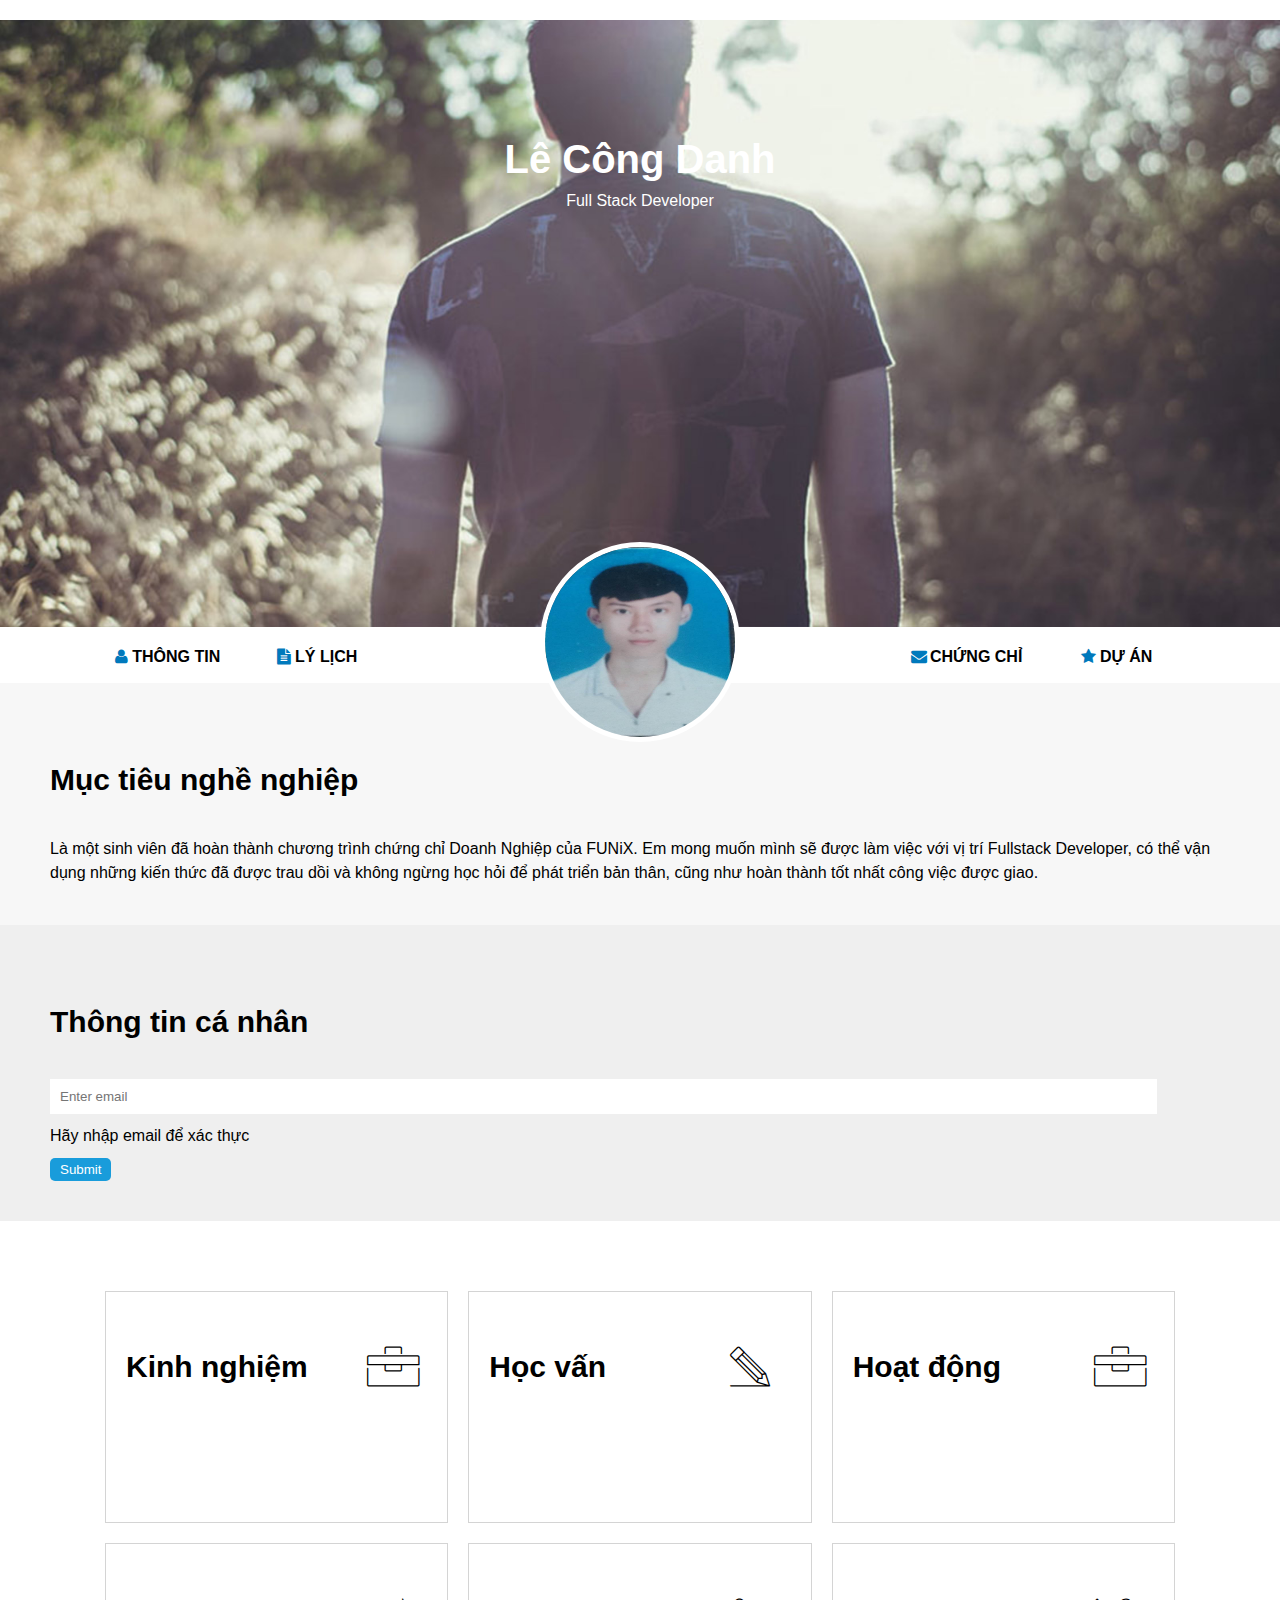
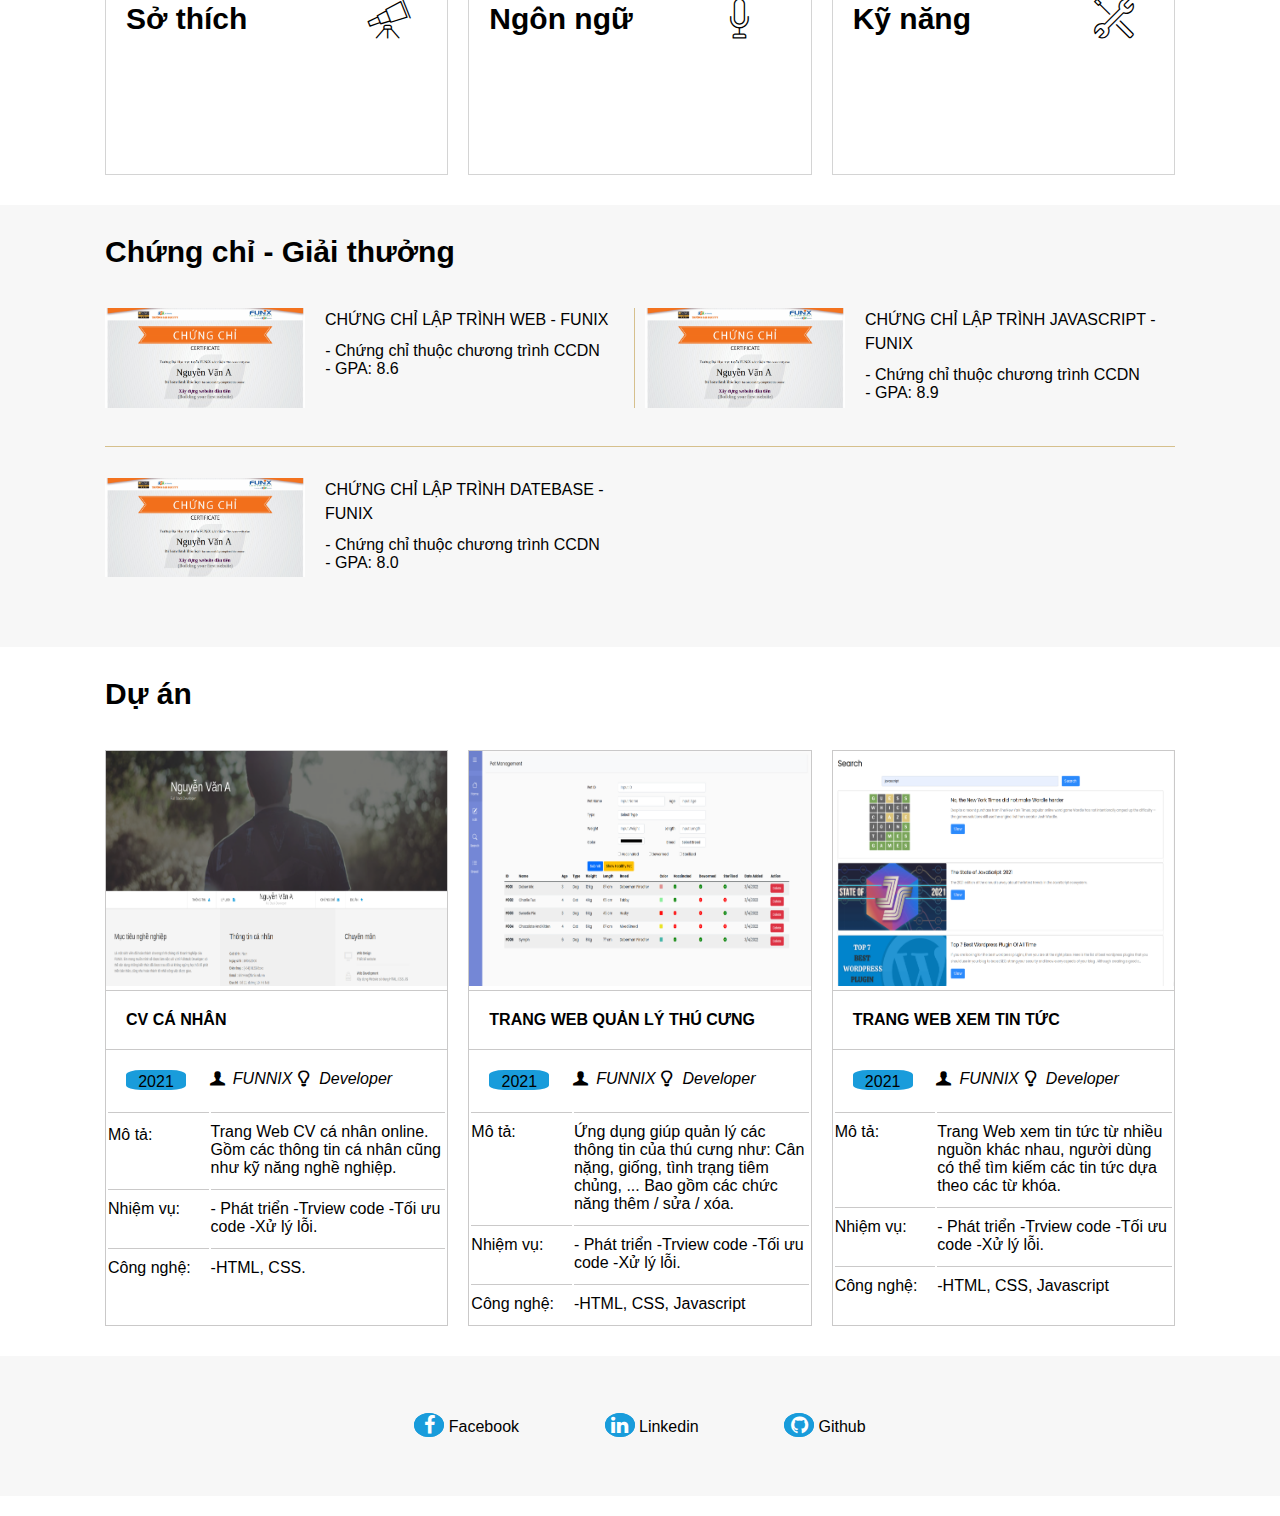
<file: index.html>
<!DOCTYPE html>
<html lang="en">

<head>
	<meta charset="UTF-8">
	<meta http-equiv="X-UA-Compatible" content="IE=edge">
	<meta name="viewport" content="width=device-width, initial-scale=1.0">
	<link href="https://cdn.jsdelivr.net/npm/bootstrap@5.0.2/dist/css/bootstrap.min.css" rel="stylesheet"
		integrity="sha384-EVSTQN3/azprG1Anm3QDgpJLIm9Nao0Yz1ztcQTwFspd3yD65VohhpuuCOmLASjC" crossorigin="anonymous">

	<link rel="stylesheet" href="./css/laptop.css">
	<link rel="stylesheet" href="./css/tablet.css">
	<link rel="stylesheet" href="./css/mobile.css">
	<link rel="stylesheet" href="./css/font.css">
	<title>Assignment 02</title>
</head>

<body>
	<!-- Image, Banner -->
	<div id="banner" style="margin-top: 20px;">
		<img src="./images/banner.jpg" alt="banner">
		<div class="name-first">
			<h1>Lê Công Danh</h1>
			<span>Full Stack Developer</span>
		</div>
	</div>

	<!-- Navbar -->
	<section id="nav-bar">
		<nav class="container topnav">
			<a href="#"><i class="icon icon-user"></i>Thông tin</a>
			<a href="#"><i class="icon icon-doc-text-inv"></i>Lý lịch</a>
			<div>
				<div class="name-second">
					<h2>Lê Công Danh</h2>
					<span class="text-color">Full Stack Developer</span>
				</div>
			</div>
			<a href="#"><i class="icon icon-mail-alt"></i>Chứng chỉ</a>
			<a href="#"><i class="icon icon-star-1"></i>Dự Án</a>
			<img class="avatar" src="./images/avatar.png" alt="avatar">
		</nav>
	</section>

	<!-- personal information and Job information -->
	<section id="about" class="bg-grey">
		<!-- Bootstrap -->
		<div class="container-fluid">
			<div class="row">
				<div class="col-sm" id="target">
					<h3 class="about-title">Mục tiêu nghề nghiệp</h3>
					<p>
						Là một sinh viên đã hoàn thành chương trình chứng chỉ Doanh
						Nghiệp của FUNiX. Em mong muốn mình sẽ được làm việc với vị
						trí Fullstack Developer, có thể vận dụng những kiến
						thức đã được trau dồi và không ngừng học hỏi để phát triển
						bản thân, cũng như hoàn thành tốt nhất công việc được giao.
					</p>
				</div>
				<div class="col-sm" id="personal-info">
					<h3 class="about-title">Thông tin cá nhân</h3>
					<div class="check-info">
						<input class="email" type="text" placeholder="Enter email">
						<p class="message">Hãy nhập email để xác thực</p>
						<button class="submit">Submit</button>
					</div>
					<div class="information hidden">
						<ul class="mt-40 info">
							<li><span>Giới tính</span> : Nam</li>
							<li><span>Ngày sinh</span> : 05/01/2000</li>
							<li><span>Điện thoại</span> : (+09) 86205054</li>
							<li><span>Email</span> : danhlcfx21209@funix.edu.vn</li>
							<li><span>Địa chỉ</span> : Hương Hồ , Huế</li>
							<li><span>Website</span> : https://abc.tech</li>
						</ul>
						<div>
							<a class="social" href="#"><i class="icon icon-twitter"></i></a>
							<a class="social" href="#"><i class="icon icon-facebook"></i></a>
							<a class="social" href="#"><i class="icon icon-gplus"></i></a>
							<a class="social" href="#"><i class="icon icon-linkedin"></i></a>
						</div>
					</div>

				</div>
			</div>
		</div>
	</section>


	<section id="job-info">
		<div class="container row--3">

			<!-- Experience -->
			<div class="item">
				<h3 class="row-title">Kinh nghiệm</h3>
				<i class="ic ic-toolbox"></i>
				<div class="content hidden">
					<ul class="list-title">
						<li>Full Stack Developer-Công ty Y</li>
						<div class="date">
							<p>05/2022 - <em class="time">Hiện tại</em></p>
						</div>
						<ul class="list-items">
							<li>Xây dựng, phát triển Website dựa trên thiết kế và yêu cầu đã có.</li>
							<li>Phân tích và thiết kế Database, sử dụng các hệ quản trị CSDL (MySQL,
								SQLServer, NoSQL, …) và viết được các câu truy vấn.</li>
							<li>Sử dụng ngôn ngữ server-side (Python, Java, …) để xây dựng các Web Service</li>
						</ul>
					</ul>
					<ul class="list-title">
						<li>Web Designer-Công ty X</li>
						<p>06/2021 - 4/2022</p>
						<ul class="list-items">
							<li>Thiết kế Website dự trên yêu cầu của khách hàng.</li>
							<li>Sử dụng các công cụ: Figma, Canva, PTS.</li>
						</ul>
					</ul>
				</div>
				<button class="view-more">&#x2022; View More</button>
			</div>

			<!-- Education -->
			<div class="item">
				<h3 class="row-title">Học vấn</h3>
				<i class="ic ic-pencil"></i>
				<div class="content hidden">
					<ul class="list-title">
						<li>FUNiX</li>
						<p class="date">06/2021 -04/2022</p>
						<ul class="list-items">
							<li>Tốt nghiệp chứng chỉ doanh nghiệp nhánh Fullstack
							</li>
							<li>
								GPA: 9 / 10
							</li>
						</ul>
					</ul>
					<ul class="list-title">
						<li>Cử nhân - ĐH FPT</li>
						<ul class="list-items">
							<li>Chuyên ngành: Kỹ thuật phần mềm.</li>
							<li>GPA: 3.2 / 4</li>
						</ul>
					</ul>
				</div>
				<button class="view-more">&#x2022; View More</button>
			</div>

			<!-- Work -->
			<div class="item">
				<h3 class="row-title">Hoạt động</h3>
				<i class="ic ic-toolbox"></i>
				<div class="content hidden">
					<ul class="list-title">
						<li>FPT Edu Hackathon 2019</li>
						<p class="date">03/2019 - 05/2019</p>
						<ul class="list-items">
							<li>Giải 3 bảng A</li>
							<li>Đề tài: Trang web về phân loại rác thải.</li>
						</ul>
					</ul>
					<ul class="list-title">
						<li>Câu lạc bộ Z</li>
						<ul class="list-items">
							<li>Trưởng ban chuyên môn</li>
							<li>GPA: 3.2 / 4</li>
						</ul>
					</ul>
				</div>
				<button class="view-more">&#x2022; View More</button>
			</div>

			<!-- Hobby -->
			<div class="item">
				<h3 class="row-title">Sở thích</h3>
				<i class="ic ic-telescope"></i>
				<div class="content hobby hidden">
					<div class="hobby-item">
						<i class="ic--1 ic-megaphone"></i>
						<p>Âm nhạc</p>
					</div>
					<div class="hobby-item">
						<i class="ic--1 ic-hotairballoon"></i>
						<p>Du lịch</p>
					</div>

					<div class="hobby-item">
						<i class="ic--1 ic-strategy"></i>
						<p>Chơi game</p>
					</div>

					<div class="hobby-item">
						<i class="ic--1 ic-basket"></i>
						<p>Nấu ăn</p>
					</div>
				</div>
				<button class="view-more">&#x2022; View More</button>
			</div>

			<!-- Language -->
			<div class="item">
				<h3 class="row-title">Ngôn ngữ</h3>
				<i class="ic ic-mic"></i>
				<div class="content hidden">
					<p>English - IELTS 7.0</p>
					<div class="mode">
						<span class="color-blue"></span>
						<span class="color-blue"></span>
						<span class="color-grey"></span>
					</div>
					<p>Japanese - N3</p>
					<div class="mode">
						<span class="color-blue" style="height: 4px;"></span>
						<span class="color-grey" style="height: 4px;"></span>
						<span class="color-grey" style="height: 4px;"></span>
					</div>
				</div>
				<button class="view-more">&#x2022; View More</button>
			</div>
			<!-- Skill -->
			<div class="item">
				<h3 class="row-title">Kỹ năng</h3>
				<i class="ic ic-tools-2"></i>
				<div class="content hidden">
					<p>HTML/CSS: Fundamental</p>
					<div class="mode">
						<span class="color-blue"></span>
						<span class="color-grey"></span>
						<span class="color-grey"></span>
					</div>
					<p>Javascript: Intermediale</p>
					<div class="mode">
						<span class="color-blue"></span>
						<span class="color-blue"></span>
						<span class="color-grey"></span>
					</div>
					<p>NodeJS: Intermediale</p>
					<div class="mode">
						<span class="color-blue" style="height: 4px;"></span>
						<span class="color-blue" style="height: 4px;"></span>
						<span class="color-grey" style="height: 4px;"></span>
					</div>
					<p>Bootstrap 5: Fundamental</p>
					<div class="mode">
						<span class="color-blue" style="height: 4px;"></span>
						<span class="color-grey" style="height: 4px;"></span>
						<span class="color-grey" style="height: 4px;"></span>
					</div>
				</div>
				<button class="view-more">&#x2022; View More</button>
			</div>

		</div>
	</section>

	<!-- Certificate - Award
 -->
	<section id="certificate" class="bg-grey">
		<div class="container">
			<h3 class="section-title">
				Chứng chỉ - Giải thưởng
			</h3>
			<div class="section-certificate">
				<div class="certificate-item cert--1">
					<img class="certificate-img" src="./images/Cert_DBI.png" alt="certificate">
					<div class="certificate-content">
						<p>CHỨNG CHỈ LẬP TRÌNH WEB - FUNIX</p>
						<ul class="certificate-list">
							<li>Chứng chỉ thuộc chương trình CCDN</li>
							<li>GPA: 8.6</li>
						</ul>
					</div>
				</div>
				<div class="certificate-item cert--2">
					<img class="certificate-img" src="./images/Cert_DBI.png" alt="certificate">
					<div class="certificate-content">
						<p>CHỨNG CHỈ LẬP TRÌNH JAVASCRIPT - FUNIX</p>
						<ul class="certificate-list">
							<li>Chứng chỉ thuộc chương trình CCDN</li>
							<li>GPA: 8.9</li>
						</ul>
					</div>
				</div>
				<div class="certificate-item cert--3">
					<img class="certificate-img" src="./images/Cert_DBI.png" alt="certificate">
					<div class="certificate-content">
						<p>CHỨNG CHỈ LẬP TRÌNH DATEBASE - FUNIX</p>
						<ul class="certificate-list">
							<li>Chứng chỉ thuộc chương trình CCDN</li>
							<li>GPA: 8.0</li>
						</ul>
					</div>
				</div>
			</div>
		</div>
	</section>
	<!-- Project -->
	<section id="project">
		<div class="container">
			<h3 class="section-title">
				Dự án
			</h3>
			<div class="row--4">
				<div class="project-item">
					<a href="digital-cv.html"><img src="./images/project_1.png" alt="project--1"></a>
					<div class="project-title">
						<h4>CV CÁ NHÂN</h4>
					</div>
					<div class="date-time">
						<p class="project-date">2021</p>
						<div class="project-icon">
							<i class="icon-user-1"> FUNNIX</i>
							<i class="icon-lamp"> Developer</i>
						</div>
					</div>
					<table class="project-content">
						<tr>
							<td class="project-item-1">
								<p>Mô tả:</p>
							</td>
							<td class="project-item-2">Trang Web CV cá nhân online. Gồm các thông tin cá nhân cũng như kỹ năng nghề
								nghiệp.</td>
						</tr>
						<tr>
							<td class="project-item-1">Nhiệm vụ:</td>
							<td class="project-item-2">
								- Phát triển -Trview code -Tối ưu code -Xử lý lỗi.</td>
						</tr>
						<tr>
							<td class="project-item-1">Công nghệ:</td>
							<td class="project-item-2">-HTML, CSS.</td>
						</tr>
					</table>
				</div>
				<div class="project-item">
					<a href="digital-cv.html">
						<img src="./images/project_2.png" alt="project--2">
					</a>
					<div class="project-title">
						<h4>TRANG WEB QUẢN LÝ THÚ CƯNG</h4>
					</div>
					<div class="date-time">
						<p class="project-date">2021</p>
						<div class="project-icon">
							<i class="icon-user-1"> FUNNIX</i>
							<i class="icon-lamp"> Developer</i>
						</div>
					</div>
					<table class="project-content">
						<tr>
							<td class="project-item-1">Mô tả:</td>
							<td class="project-item-2">Ứng dụng giúp quản lý các thông tin của thú cưng như: Cân nặng, giống, tình
								trạng tiêm chủng, ... Bao
								gồm các chức năng thêm / sửa / xóa.</td>
						</tr>
						<tr>
							<td class="project-item-1">Nhiệm vụ:</td>
							<td class="project-item-2">- Phát triển -Trview code -Tối ưu code -Xử lý lỗi.</td>
						</tr>
						<tr>
							<td class="project-item-1">Công nghệ:</td>
							<td class="project-item-2">-HTML, CSS, Javascript</td>
						</tr>
					</table>
				</div>
				<div class="project-item">
					<a href="digital-cv.html">
						<img src="./images/project_3.png" alt="project--3">
					</a>
					<div class="project-title">
						<h4>TRANG WEB XEM TIN TỨC</h4>
					</div>
					<div class="date-time">
						<p class="project-date">2021</p>
						<div class="project-icon">
							<i class="icon-user-1"> FUNNIX</i>
							<i class="icon-lamp"> Developer</i>
						</div>
					</div>
					<table class="project-content">
						<tr>
							<td class="project-item-1">Mô tả:</td>
							<td class="project-item-2">Trang Web xem tin tức từ nhiều nguồn khác nhau, người dùng có thể tìm kiếm
								các
								tin tức dựa theo các từ
								khóa.</td>
						</tr>
						<tr>
							<td class="project-item-1">Nhiệm vụ:</td>
							<td class="project-item-2">- Phát triển -Trview code -Tối ưu code -Xử lý lỗi.</td>
						</tr>
						<tr>
							<td class="project-item-1">Công nghệ:</td>
							<td class="project-item-2">-HTML, CSS, Javascript</td>
						</tr>
					</table>
				</div>
			</div>

		</div>
	</section>
	<!-- Contact -->
	<section id="footer" class="bg-grey" style="margin-bottom: 20px;">
		<div class="container">
			<div class="row--5">
				<a href="#">
					<i class="icon icon-facebook"></i>
					Facebook
				</a>
				<a href="#">
					<i class="icon icon-linkedin"></i>
					Linkedin
				</a>
				<a href="#">
					<i class="icon icon-github-circled"></i>
					Github
				</a>
			</div>
		</div>
	</section>

	<script src="./js/script.js"></script>
</body>

</html>
</file>
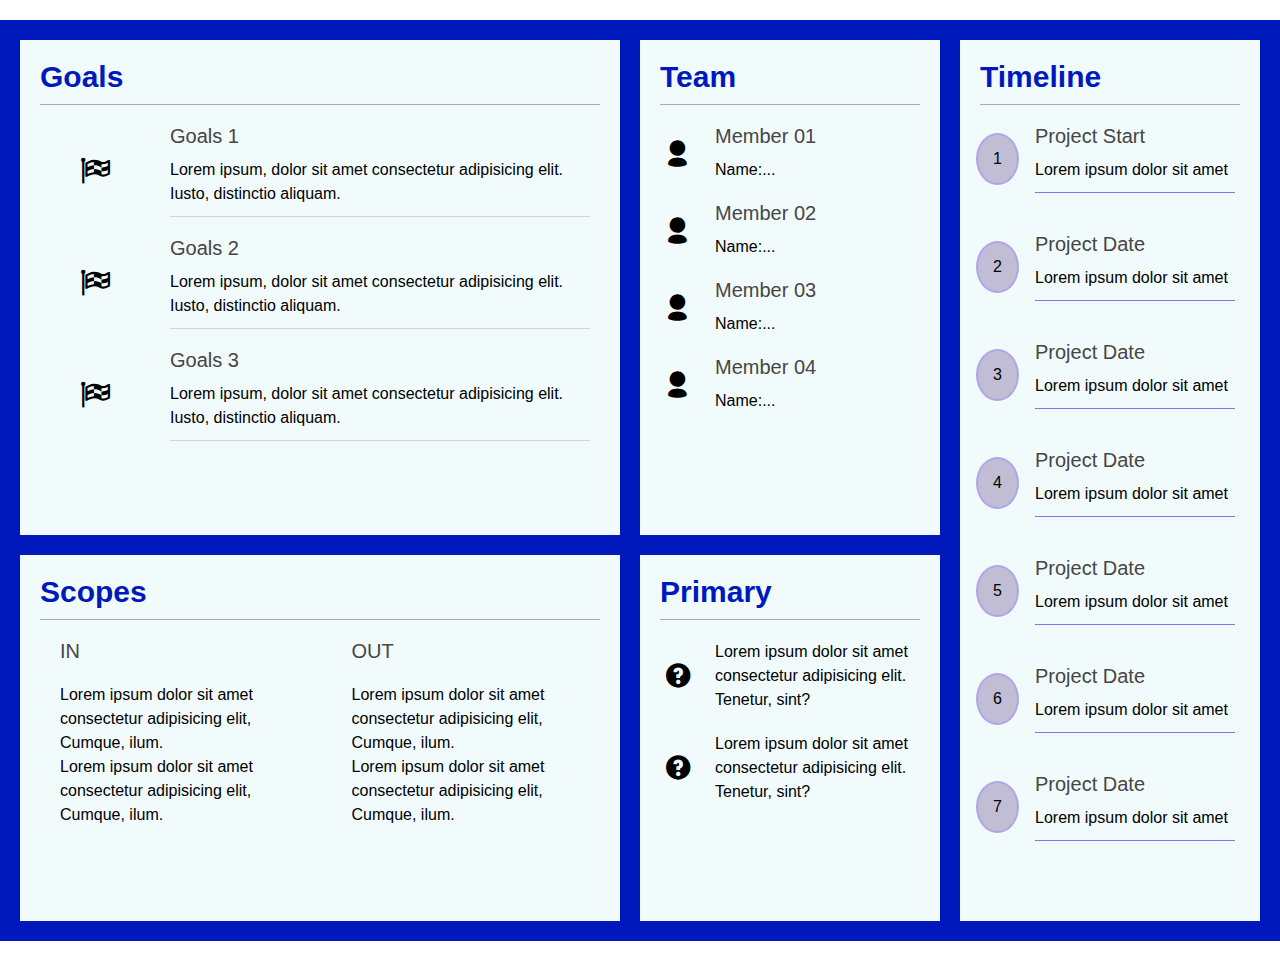
<file: digital-cv.html>
<!DOCTYPE html>
<html lang="en">

<head>
  <meta charset="UTF-8">
  <meta http-equiv="X-UA-Compatible" content="IE=edge">
  <meta name="viewport" content="width=device-width, initial-scale=1.0">
  <title>Project Charter</title>
  <link rel="stylesheet" href="./css/laptop.css">
  <link rel="stylesheet" href="./css/tablet.css">
  <link rel="stylesheet" href="./css/mobile.css">
  <link rel="stylesheet" href="./css/font.css">

</head>

<body>
  <div class="project-charter grid-3">
    <section id="goals" class="charter-item">
      <h1 class="goals-title">Goals</h1>
      <div class="charter-list grid">
        <div class="left">
          <i class="icon-flag-checkered"></i>
        </div>
        <div class="right">
          <h2>Goals 1</h2>
          <p>Lorem ipsum, dolor sit amet consectetur adipisicing elit. Iusto, distinctio aliquam.</p>
        </div>
        <div class="left">
          <i class="icon-flag-checkered"></i>
        </div>
        <div class="right">
          <h2>Goals 2</h2>
          <p>Lorem ipsum, dolor sit amet consectetur adipisicing elit. Iusto, distinctio aliquam.</p>
        </div>
        <div class="left">
          <i class="icon-flag-checkered"></i>
        </div>
        <div class="right">
          <h2>Goals 3</h2>
          <p>Lorem ipsum, dolor sit amet consectetur adipisicing elit. Iusto, distinctio aliquam.</p>
        </div>
      </div>
    </section>

    <section id="team" class="charter-item">
      <h1>Team</h1>
      <div class="charter-list grid">
        <div class="left">
          <i class="icon-user-2"></i>
        </div>
        <div class="right">
          <h2>Member 01</h2>
          <p>Name:...</p>
        </div>
        <div class="left">
          <i class="icon-user-2"></i>
        </div>
        <div class="right">
          <h2>Member 02</h2>
          <p>Name:...</p>
        </div>
        <div class="left">
          <i class="icon-user-2"></i>
        </div>
        <div class="right">
          <h2>Member 03</h2>
          <p>Name:...</p>
        </div>
        <div class="left">
          <i class="icon-user-2"></i>
        </div>
        <div class="right">
          <h2>Member 04</h2>
          <p>Name:...</p>
        </div>
      </div>
    </section>

    <section id="scopes" class="charter-item">
      <h1>Scopes</h1>
      <div class="charter-list scopes-list grid">
        <div>
          <h2>IN</h2>
          <p>Lorem ipsum dolor sit amet consectetur adipisicing elit, Cumque, ilum. </p>
          <p>Lorem ipsum dolor sit amet consectetur adipisicing elit, Cumque, ilum. </p>
        </div>
        <div>
          <h2>OUT</h2>
          <p>Lorem ipsum dolor sit amet consectetur adipisicing elit, Cumque, ilum. </p>
          <p>Lorem ipsum dolor sit amet consectetur adipisicing elit, Cumque, ilum. </p>
        </div>
      </div>
    </section>
    <section id="primary" class="charter-item">
      <h1>Primary</h1>
      <div class="charter-list grid">
        <div class="left">
          <i class="icon-question"></i>
        </div>
        <div class="right">
          <p>Lorem ipsum dolor sit amet consectetur adipisicing elit. Tenetur, sint? </p>
        </div>
        <div class="left">
          <i class="icon-question"></i>
        </div>
        <div class="right">
          <p>Lorem ipsum dolor sit amet consectetur adipisicing elit. Tenetur, sint? </p>
        </div>
      </div>

    </section>

    <section id="timeline" class="charter-item">
      <h1>Timeline</h1>
      <div class="charter-list grid">
        <div class="left">1
        </div>
        <div class="right">
          <h2>Project Start</h2>
          <p>Lorem ipsum dolor sit amet</p>
        </div>
        <div class="left">2
        </div>
        <div class="right">
          <h2>Project Date</h2>
          <p>Lorem ipsum dolor sit amet</p>
        </div>
        <div class="left">3
        </div>
        <div class="right">
          <h2>Project Date</h2>
          <p>Lorem ipsum dolor sit amet</p>
        </div>
        <div class="left">4
        </div>
        <div class="right">
          <h2>Project Date</h2>
          <p>Lorem ipsum dolor sit amet</p>
        </div>
        <div class="left">5
        </div>
        <div class="right">
          <h2>Project Date</h2>
          <p>Lorem ipsum dolor sit amet</p>
        </div>
        <div class="left">6
        </div>
        <div class="right">
          <h2>Project Date</h2>
          <p>Lorem ipsum dolor sit amet</p>
        </div>
        <div class="left">7
        </div>
        <div class="right">
          <h2>Project Date</h2>
          <p>Lorem ipsum dolor sit amet</p>
        </div>
      </div>
    </section>
  </div>

</body>

</html>
</file>
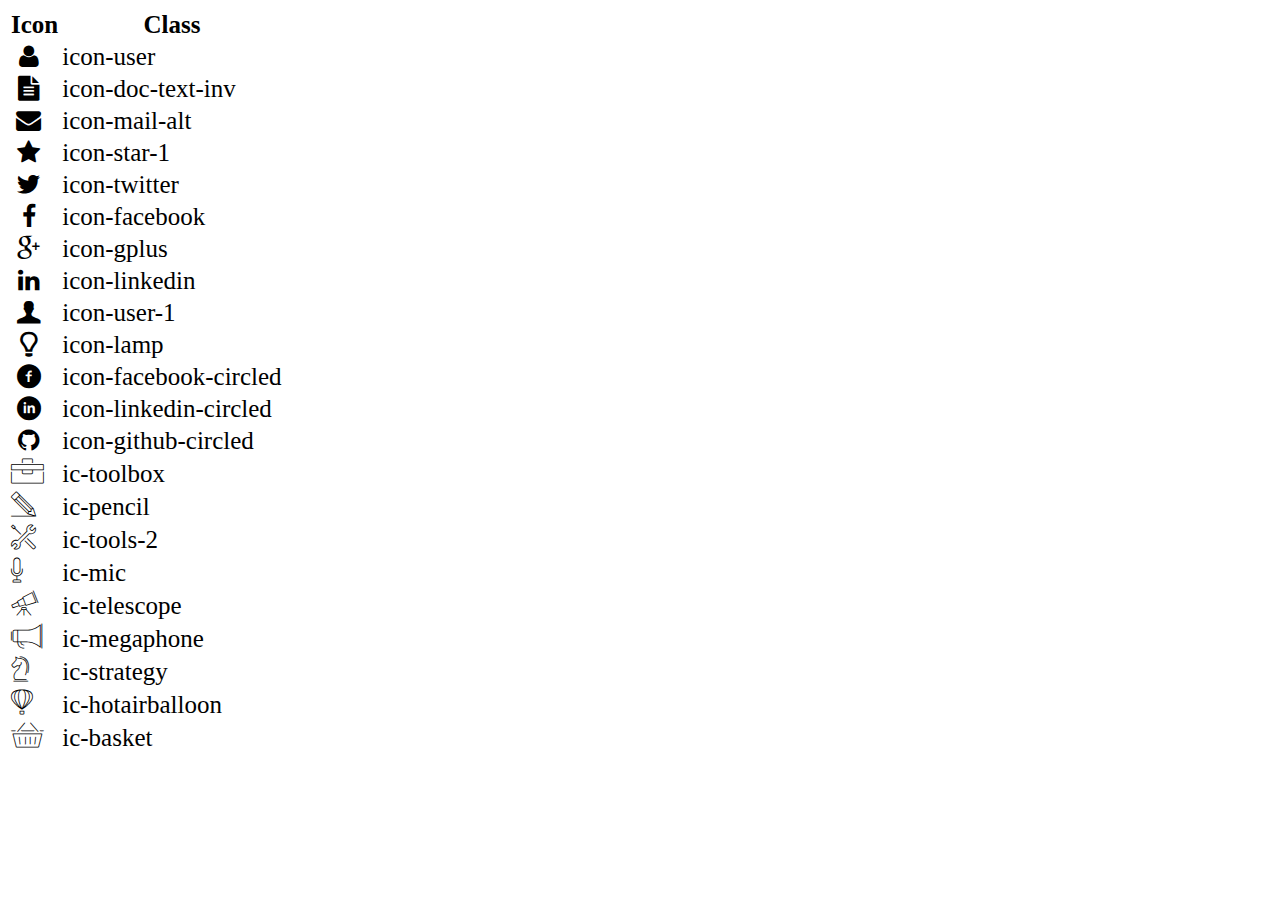
<file: icon-list.html>
<!DOCTYPE html>
<html lang="en">

<head>
    <meta charset="UTF-8">
    <meta http-equiv="X-UA-Compatible" content="IE=edge">
    <meta name="viewport" content="width=device-width, initial-scale=1.0">
    <link rel="stylesheet" href="css/font.css">
    <title>Icon List</title>
</head>

<body>
    <table style="font-size: 25px;">
        <thead>
            <tr>
                <th>Icon</th>
                <th>Class</th>
            </tr>
        </thead>
        <tbody>
            <tr>
                <td><i class="icon-user"></i></td>
                <td>icon-user</td>
            </tr>
            <tr>
                <td><i class="icon-doc-text-inv"></i></td>
                <td>icon-doc-text-inv</td>
            </tr>
            <tr>
                <td><i class="icon-mail-alt"></i></td>
                <td>icon-mail-alt</td>
            </tr>
            <tr>
                <td><i class="icon-star-1"></i></td>
                <td>icon-star-1</td>
            </tr>
            <tr>
                <td><i class="icon-twitter"></i></td>
                <td>icon-twitter</td>
            </tr>
            <tr>
                <td><i class="icon-facebook"></i></td>
                <td>icon-facebook</td>
            </tr>
            <tr>
                <td><i class="icon-gplus"></i></td>
                <td>icon-gplus</td>
            </tr>
            <tr>
                <td><i class="icon-linkedin"></i></td>
                <td>icon-linkedin</td>
            </tr>
            <tr>
                <td><i class="icon-user-1"></i></td>
                <td>icon-user-1</td>
            </tr>
            <tr>
                <td><i class="icon-lamp"></i></td>
                <td>icon-lamp</td>
            </tr>
            <tr>
                <td><i class="icon-facebook-circled"></i></td>
                <td>icon-facebook-circled</td>
            </tr>
            <tr>
                <td><i class="icon-linkedin-circled"></i></td>
                <td>icon-linkedin-circled</td>
            </tr>
            <tr>
                <td><i class="icon-github-circled"></i></td>
                <td>icon-github-circled</td>
            </tr>
            <tr>
                <td><i class="ic-toolbox"></i></td>
                <td>ic-toolbox</td>
            </tr>
            <tr>
                <td><i class="ic-pencil"></i></td>
                <td>ic-pencil</td>
            </tr>
            <tr>
                <td><i class="ic-tools-2"></i></td>
                <td>ic-tools-2</td>
            </tr>

            <tr>
                <td><i class="ic-mic"></i></td>
                <td>ic-mic</td>
            </tr>
            <tr>
                <td><i class="ic-telescope"></i></td>
                <td>ic-telescope</td>
            </tr>
            <tr>
                <td><i class="ic-megaphone"></i></td>
                <td>ic-megaphone</td>
            </tr>
            <tr>
                <td><i class="ic-strategy"></i></td>
                <td>ic-strategy</td>
            </tr>
            <tr>
                <td><i class="ic-hotairballoon"></i></td>
                <td>ic-hotairballoon</td>
            </tr>
            <tr>
                <td><i class="ic-basket"></i></td>
                <td>ic-basket</td>
            </tr>
        </tbody>
    </table>
</body>

</html>
</file>
<file: css/laptop.css>
* {
  box-sizing: border-box;
  margin: 0;
  padding: 0;
}
body {
  font-size: 16px;
  font-family: sans-serif, serif, Arial, Helvetica, sans-serif;
  font-weight: 100;
  max-width: 1440px;
  margin: auto;
}
.bg-grey {
  background: #f7f7f7;
}

section > .container {
  max-width: 1170px;
  margin: auto;
  display: block;
  padding: 30px 50px;
}

#nav-bar {
  text-align: center;
}
/* banner */
#banner {
  color: white;
  position: relative;
}

img {
  width: 100%;
  height: auto;
}

h1 {
  font-size: 40px;
  margin-bottom: 10px;
}

h2 {
  font-size: 30px;
  font-weight: 100;
  color: #484545;
}
h3 {
  font-size: 30px;
  padding-bottom: 39px;
}
h4 {
  padding: 20px 0 20px 20px;
}
p {
  line-height: 1.5;
  font-size: 16px;
}
td {
  vertical-align: top;
  border-top: 1px solid #cac9c9;
}
/* tr {
  display: flex;
}
td {
} */
.name-first {
  position: absolute;
  top: 25%;
  left: 50%;
  transform: translate(-50%, -50%);
  text-align: center;
}

.name-second {
  display: inline-block;
}
.mt-40 {
  line-height: 2;
}
section > .topnav {
  display: grid;
  grid-template-columns: 150px 150px auto 150px 150px;
  justify-items: center;
  align-items: center;
  max-width: 1100px;
  padding: 0;
  position: relative;
}
section > .row--3 {
  position: relative;
  display: grid;
  grid-template-columns: repeat(3, 1fr);
  gap: 20px;
}
.text-color {
  color: #c7c2c2;
  font-weight: 100;
}
.topnav a {
  color: #000000;
  text-decoration: none;
  text-transform: uppercase;
  font-weight: bold;
  padding: 14px 16px;
}
.topnav a:hover {
  color: #fff;
  background-color: grey;
}

.icon {
  color: #0079bc;
}

#target {
  padding-right: 40px;
  padding-left: 50px;
  padding-top: 80px;
  padding-bottom: 40px;
  background: #f7f7f7;
}

#personal-info {
  padding-left: 50px;
  background: #efefef;
  padding-top: 80px;
  padding-bottom: 40px;
}
#about {
  margin: auto;
  margin-bottom: 40px;
}
.info {
  list-style-type: none;
  padding-bottom: 25px;
}
.item {
  border: 1px solid #d4d4d4;
  padding-bottom: 80px;
  display: grid;
  grid-template-columns: 75% 25%;
  grid-template-rows: 150px 1fr;
  padding-left: 20px;
  align-items: center;
}
.about-title {
  padding-bottom: 40px;
}
.row-title {
  padding-bottom: 0;
}
.content {
  grid-column: 1/-1;
  padding-right: 20px;
  align-self: self-start;
  justify-self: left;
}
.list-title {
  list-style-type: none;
  padding-left: 20px;
  padding-bottom: 40px;
  position: relative;
  /* background-color: #0079bc; */
}
.list-title::after {
  content: "";
  position: absolute;
  width: 5px;
  height: 5px;
  background-color: #199cdb;
  border: 4px solid #199cdb;
  left: 0;
  top: 2px;
  border-radius: 50%;
}
.list-items {
  list-style-type: "- ";
  padding-left: 10px;
  line-height: 1.5;
}

.ic {
  font-size: 40px;
}
.ic--1 {
  font-size: 25px;
  border: 1px solid #199cdb;
  width: 60px;
  height: 60px;
  border-radius: 50%;
  color: #199cdb;
  position: relative;
}
.ic--1::before {
  position: absolute;
  top: 17px;
  left: 16px;
}
.hobby {
  display: flex;
  column-gap: 20px;
  justify-content: space-between;
  justify-items: center;
  flex-wrap: wrap;
  align-items: center;
  width: 93%;
}
.hobby-item {
  display: grid;
  grid-template-columns: 1fr;
  justify-items: center;
  align-items: center;
  row-gap: 20px;
}
.color-blue {
  background: #199cdb;
  display: inline-block;
  height: 2px;
  margin-right: 10px;
  width: 45px;
}
.color-grey {
  background: #808080;
  display: inline-block;
  height: 2px;
  margin-right: 10px;
  width: 45px;
}
.certificate-img {
  width: 100%;
}
.section-certificate {
  display: grid;
  grid-template-columns: 1fr 1fr;
  column-gap: 10px;
  row-gap: 30px;
}
.certificate-item {
  display: grid;
  grid-template-columns: 200px 1fr;
  column-gap: 20px;
}
.cert--1 {
  border-right: 1px solid #d6c08d;
  padding-right: 10px;
}
.cert--3 {
  padding: 40px 0;
}
.certificate-list {
  list-style-type: "- ";
  padding-left: 10px;
  margin-top: 10px;
}
.row--4 {
  display: flex;
  column-gap: 20px;
}
.project-item {
  flex: 1;
  border: 1px solid #cac9c9;
}
.date-time {
  display: flex;
  column-gap: 20px;
  padding: 20px 0 20px 20px;
}
.date {
  display: flex;
  margin-bottom: 10px;
  margin-top: 5px;
}
.time {
  color: #fff;
  background-color: #199cdb;
  display: inline;
  padding: 0 4px;
}
.row--5 {
  display: flex;
  justify-content: center;
  align-items: center;
  gap: 5%;
  height: 80px;
}
/* .project-content {
  display: flex;
} */
.mode {
  margin-bottom: 20px;
}
.project-title {
  border-top: 1px solid #cac9c9;
  border-bottom: 1px solid #cac9c9;
}
.project-item-1 {
  padding: 10px 0;
  width: 30%;
}
.project-item-2 {
  padding: 10px 0;
  width: 70%;
}
.row--5 .icon {
  font-size: 20px;
  color: white;
  background-color: #199cdb;
  border: 1px solid #199cdb;
  border-radius: 50%;
}
.row--5 a {
  text-decoration: none;
  color: #000000;
  padding: 14px 16px;
}
.row--5 a:hover {
  color: #fff;
  background-color: #cac9c9;
}
.project-date {
  background-color: #199cdb;
  text-align: center;
  border-radius: 25%;
  width: 60px;
  height: 20px;
}

.avatar {
  border: 5px solid white;
  border-radius: 50%;
  position: absolute;
  width: 200px;
  height: 200px;
  left: 50%;
  top: -89px;
  transform: translateX(-50%);
  z-index: 1;
}
.social:hover {
  background-color: grey;
  color: #fff;
}
.section-certificate {
  position: relative;
}
.section-certificate::after {
  content: "";
  position: absolute;
  bottom: 55%;
  left: 0;
  width: 100%;
  height: 1px;
  background-color: #d6c08d;
}
#footer {
  font-size: 1rem;
}
#nav-bar {
  position: relative;
}
.project-icon {
  display: flex;
  justify-content: space-between;
  flex-wrap: wrap;
}
.hidden {
  display: none;
}
.email {
  width: 90%;
  height: 35px;
  border: none;
  padding-left: 10px;
}
input:focus {
  outline: none;
  border: 2px solid rgb(0, 215, 215);
  border-radius: 5px;
}
.view-more,
.view-less {
  display: none;
  font-size: 14px;
  width: 125px;
  height: 30px;
  background-color: #f8eba2;
  border-radius: 25px;
  position: absolute;
  top: 100px;
  left: 30px;
  align-self: self-start;
  border: none;
}
.item {
  position: relative;
}
.message {
  margin: 10px 0;
}
.submit {
  padding: 4px 10px;
  border-radius: 5px;
  background-color: #199cdb;
  color: #fff;
  border: none;
}
.submit:active {
  background-color: #0079bc;
}

/* Project Charter */
.grid-3 {
  display: grid;
  grid-template-columns: 2fr 1fr 1fr;
  align-items: stretch;
  gap: 20px;
  background-color: #0019bc;
}
.grid {
  display: grid;
  grid-template-columns: 25% 70%;
  justify-items: center;
  align-items: center;
  row-gap: 20px;
}
#timeline {
  grid-column: 3/4;
  grid-row: 1/3;
}
.right {
  justify-self: left;
}
.right h2 {
  font-size: 20px;
  margin-bottom: 10px;
}
#scopes .grid {
  grid-template-columns: 1fr 1fr;
  width: 95%;
  column-gap: 10%;
}
.charter-item {
  background-color: #f1fbfc;
  padding-bottom: 80px;
}
.project-charter {
  border: 20px solid #0019bc;
  margin-top: 20px;
  margin-bottom: 20px;
}
.charter-item h1 {
  border-bottom: 1px solid #acabab;
  padding-bottom: 10px;
  margin: 20px;
  font-size: 30px;
  color: #0019bc;
}
.scopes-list {
  padding-left: 40px;
}
.scopes-list h2 {
  font-size: 20px;
  margin-bottom: 20px;
}
.charter-list i {
  font-size: 30px;
}
#timeline .grid {
  row-gap: 40px;
}
#timeline .left {
  padding: 15px 15px;
  border: 2px solid #b0a5e8;
  border-radius: 50%;
  background-color: #c1bdd4;
}
#timeline .right {
  border-bottom: 1px solid #8773e9;
  padding-bottom: 10px;
  width: 95%;
}
#goals .right {
  border-bottom: 1px solid #d2cfdf;
  padding-bottom: 10px;
}
</file>
<file: css/tablet.css>
@media screen and (max-width: 992px) {
  body {
    margin-left: 10px;
    margin-right: 10px;
  }
  .avatar {
    display: none;
  }
  .name-second {
    display: none;
  }
  .info {
    padding-left: 0px;
  }

  section > .row--3 {
    display: block;
    column-count: 2;
    max-width: 700px;
  }
  .item {
    break-inside: avoid;
    margin-bottom: 20px;
  }
  .certificate-item {
    grid-template-columns: 1fr;
  }
  .item {
    padding-bottom: 0;
    grid-template-columns: 70% 30%;
  }
  p {
    margin-bottom: 0;
  }
  .row-title {
    align-self: end;
  }
  .content {
    margin-top: 40px;
  }
  .project-icon {
    flex-direction: column;
  }
  .view-more,
  .view-less {
    top: 60px;
  }
  /* Project Charter */
  .grid-3 {
    display: flex;
    flex-direction: column;
  }
  .grid {
    grid-template-columns: 1fr;
  }
  .charter-list {
    padding-left: 40px;
  }
  #timeline .left {
    justify-self: left;
  }
  #timeline .grid {
    row-gap: 20px;
  }
  #scopes .grid {
    grid-template-columns: 1fr;
  }
  .charter-item h1 {
    padding-top: 10px;
  }
  .charter-item .goals-title {
    margin-top: 0;
  }
  #goals {
    order: -2;
  }
  #scopes {
    order: -1;
  }
}
</file>
<file: css/mobile.css>
@media screen and (max-width: 576px) {
  body {
    margin-left: 10px;
    margin-right: 10px;
  }
  section > .topnav {
    grid-template-columns: 1fr;
    justify-items: start;
  }
  section > .row--3 {
    display: grid;
    grid-template-columns: 1fr;
  }
  .section-certificate {
    grid-template-columns: 1fr;
  }
  .row--4 {
    flex-direction: column;
  }
  .cert--1 {
    border-right: none;
  }
  .section-certificate::after {
    position: unset;
    background-color: unset;
  }
  .certificate-item {
    border-bottom: 1px solid #d6c08d;
  }
  .cert--3 {
    padding: 0;
  }
  .date-time {
    flex-direction: column;
  }
  .topnav {
    padding-left: 30px;
  }
  section > .container {
    padding-left: 0;
    padding-right: 0;
  }
  #target,
  #personal-info,
  #job-info,
  #certificate,
  #project {
    padding-left: 10px;
    padding-right: 10px;
  }
  .topnav a {
    width: 100%;
    text-align: left;
    padding-left: 40px;
  }
  h1 {
    font-size: 30px;
  }
  .row-title {
    align-self: center;
  }
  .item {
    grid-template-columns: 75% 25%;
  }
  .view-more,
  .view-less {
    top: 100px;
  }
}
</file>
<file: css/font.css>
@font-face {
	font-family: 'open_sanslight';
	src: url('../fonts/OpenSans-Light-webfont.eot');
	src: url('../fonts/OpenSans-Light-webfont.eot#iefix') format('embedded-opentype'),
		url('../fonts/OpenSans-Light-webfont.woff') format('woff'),
		url('../fonts/OpenSans-Light-webfont.ttf') format('truetype'),
		url('../fonts/OpenSans-Light-webfont.svg#open_sanslight') format('svg');
	font-weight: normal;
	font-style: normal;

}

@font-face {
	font-family: 'open_sansitalic';
	src: url('../fonts/OpenSans-Italic-webfont.eot');
	src: url('../fonts/OpenSans-Italic-webfont.eot#iefix') format('embedded-opentype'),
		url('../fonts/OpenSans-Italic-webfont.woff') format('woff'),
		url('../fonts/OpenSans-Italic-webfont.ttf') format('truetype'),
		url('../fonts/OpenSans-Italic-webfont.svg#open_sansitalic') format('svg');
	font-weight: normal;
	font-style: normal;

}

@font-face {
	font-family: 'open_sanssemibold';
	src: url('../fonts/OpenSans-Semibold-webfont.eot');
	src: url('../fonts/OpenSans-Semibold-webfont.eot#iefix') format('embedded-opentype'),
		url('../fonts/OpenSans-Semibold-webfont.woff') format('woff'),
		url('../fonts/OpenSans-Semibold-webfont.ttf') format('truetype'),
		url('../fonts/OpenSans-Semibold-webfont.svg#open_sanssemibold') format('svg');
	font-weight: normal;
	font-style: normal;

}


@font-face {
	font-family: 'open_sanslight_italic';
	src: url('../fonts/OpenSans-LightItalic-webfont.eot');
	src: url('../fonts/OpenSans-LightItalic-webfont.eot#iefix') format('embedded-opentype'),
		url('../fonts/OpenSans-LightItalic-webfont.woff') format('woff'),
		url('../fonts/OpenSans-LightItalic-webfont.ttf') format('truetype'),
		url('../fonts/OpenSans-LightItalic-webfont.svg#open_sanslight_italic') format('svg');
	font-weight: normal;
	font-style: normal;

}

@font-face {
	font-family: 'open_sansregular';
	src: url('../fonts/OpenSans-Regular-webfont.eot');
	src: url('../fonts/OpenSans-Regular-webfont.eot#iefix') format('embedded-opentype'),
		url('../fonts/OpenSans-Regular-webfont.woff') format('woff'),
		url('../fonts/OpenSans-Regular-webfont.ttf') format('truetype'),
		url('../fonts/OpenSans-Regular-webfont.svg#open_sansregular') format('svg');
	font-weight: normal;
	font-style: normal;

}


@font-face {
	font-family: 'fontello';
	src: url('../fonts/fontello.eot');
	src: url('../fonts/fontello.eot#iefix') format('embedded-opentype'),
		url('../fonts/fontello.woff') format('woff'),
		url('../fonts/fontello.ttf') format('truetype'),
		url('../fonts/fontello.svg#fontello') format('svg');
	font-weight: normal;
	font-style: normal;
}

[class^="icon-"]:before,
[class*=" icon-"]:before {
	font-family: "fontello";
	font-style: normal;
	font-weight: normal;
	speak: none;

	display: inline-block;
	text-decoration: inherit;
	width: 1em;
	margin-right: .2em;
	text-align: center;
	/* opacity: .8; */

	/* For safety - reset parent styles, that can break glyph codes*/
	font-variant: normal;
	text-transform: none;

	/* fix buttons height, for twitter bootstrap */
	line-height: 1em;

	/* Animation center compensation - margins should be symmetric */
	/* remove if not needed */
	margin-left: .2em;

	/* you can be more comfortable with increased icons size */
	/* font-size: 120%; */

	/* Font smoothing. That was taken from TWBS */
	-webkit-font-smoothing: antialiased;
	-moz-osx-font-smoothing: grayscale;

	/* Uncomment for 3D effect */
	/* text-shadow: 1px 1px 1px rgba(127, 127, 127, 0.3); */
}

.icon-emo-happy:before {
	content: '\e800';
}

/* '' */
.icon-emo-wink:before {
	content: '\e801';
}

/* '' */
.icon-emo-wink2:before {
	content: '\e802';
}

/* '' */
.icon-emo-unhappy:before {
	content: '\e803';
}

/* '' */
.icon-emo-sleep:before {
	content: '\e804';
}

/* '' */
.icon-emo-thumbsup:before {
	content: '\e805';
}

/* '' */
.icon-emo-devil:before {
	content: '\e806';
}

/* '' */
.icon-emo-surprised:before {
	content: '\e807';
}

/* '' */
.icon-emo-tongue:before {
	content: '\e808';
}

/* '' */
.icon-emo-coffee:before {
	content: '\e809';
}

/* '' */
.icon-emo-sunglasses:before {
	content: '\e80a';
}

/* '' */
.icon-emo-displeased:before {
	content: '\e80b';
}

/* '' */
.icon-emo-beer:before {
	content: '\e80c';
}

/* '' */
.icon-emo-grin:before {
	content: '\e80d';
}

/* '' */
.icon-emo-angry:before {
	content: '\e80e';
}

/* '' */
.icon-emo-saint:before {
	content: '\e80f';
}

/* '' */
.icon-emo-cry:before {
	content: '\e810';
}

/* '' */
.icon-emo-shoot:before {
	content: '\e811';
}

/* '' */
.icon-emo-squint:before {
	content: '\e812';
}

/* '' */
.icon-emo-laugh:before {
	content: '\e813';
}

/* '' */
.icon-spin1:before {
	content: '\e814';
}

/* '' */
.icon-spin2:before {
	content: '\e815';
}

/* '' */
.icon-spin3:before {
	content: '\e816';
}

/* '' */
.icon-spin4:before {
	content: '\e817';
}

/* '' */
.icon-spin5:before {
	content: '\e818';
}

/* '' */
.icon-spin6:before {
	content: '\e819';
}

/* '' */
.icon-firefox:before {
	content: '\e81a';
}

/* '' */
.icon-chrome:before {
	content: '\e81b';
}

/* '' */
.icon-opera:before {
	content: '\e81c';
}

/* '' */
.icon-ie:before {
	content: '\e81d';
}

/* '' */
.icon-crown:before {
	content: '\e81e';
}

/* '' */
.icon-crown-plus:before {
	content: '\e81f';
}

/* '' */
.icon-crown-minus:before {
	content: '\e820';
}

/* '' */
.icon-marquee:before {
	content: '\e821';
}

/* '' */
.icon-glass:before {
	content: '\e822';
}

/* '' */
.icon-music:before {
	content: '\e823';
}

/* '' */
.icon-search:before {
	content: '\e824';
}

/* '' */
.icon-mail:before {
	content: '\e825';
}

/* '' */
.icon-mail-alt:before {
	content: '\e826';
}

/* '' */
.icon-mail-squared:before {
	content: '\e827';
}

/* '' */
.icon-heart:before {
	content: '\e828';
}

/* '' */
.icon-heart-empty:before {
	content: '\e829';
}

/* '' */
.icon-star-1:before {
	content: '\e82a';
}

/* '' */
.icon-star-empty-1:before {
	content: '\e82b';
}

/* '' */
.icon-star-half:before {
	content: '\e82c';
}

/* '' */
.icon-star-half-alt:before {
	content: '\e82d';
}

/* '' */
.icon-user:before {
	content: '\e82e';
}

/* '' */
.icon-user-plus:before {
	content: '\e82f';
}

/* '' */
.icon-user-times:before {
	content: '\e830';
}

/* '' */
.icon-users:before {
	content: '\e831';
}

/* '' */
.icon-male:before {
	content: '\e832';
}

/* '' */
.icon-female:before {
	content: '\e833';
}

/* '' */
.icon-child:before {
	content: '\e834';
}

/* '' */
.icon-user-secret:before {
	content: '\e835';
}

/* '' */
.icon-video:before {
	content: '\e836';
}

/* '' */
.icon-videocam:before {
	content: '\e837';
}

/* '' */
.icon-picture:before {
	content: '\e838';
}

/* '' */
.icon-camera:before {
	content: '\e839';
}

/* '' */
.icon-camera-alt:before {
	content: '\e83a';
}

/* '' */
.icon-th-large:before {
	content: '\e83b';
}

/* '' */
.icon-th:before {
	content: '\e83c';
}

/* '' */
.icon-th-list:before {
	content: '\e83d';
}

/* '' */
.icon-ok:before {
	content: '\e83e';
}

/* '' */
.icon-ok-circled:before {
	content: '\e83f';
}

/* '' */
.icon-ok-circled2:before {
	content: '\e840';
}

/* '' */
.icon-ok-squared:before {
	content: '\e841';
}

/* '' */
.icon-cancel:before {
	content: '\e842';
}

/* '' */
.icon-cancel-circled:before {
	content: '\e843';
}

/* '' */
.icon-cancel-circled2:before {
	content: '\e844';
}

/* '' */
.icon-plus:before {
	content: '\e845';
}

/* '' */
.icon-plus-circled:before {
	content: '\e846';
}

/* '' */
.icon-plus-squared:before {
	content: '\e847';
}

/* '' */
.icon-plus-squared-alt:before {
	content: '\e848';
}

/* '' */
.icon-minus:before {
	content: '\e849';
}

/* '' */
.icon-minus-circled:before {
	content: '\e84a';
}

/* '' */
.icon-minus-squared:before {
	content: '\e84b';
}

/* '' */
.icon-minus-squared-alt:before {
	content: '\e84c';
}

/* '' */
.icon-help:before {
	content: '\e84d';
}

/* '' */
.icon-help-circled:before {
	content: '\e84e';
}

/* '' */
.icon-info-circled:before {
	content: '\e84f';
}

/* '' */
.icon-info:before {
	content: '\e850';
}

/* '' */
.icon-home:before {
	content: '\e851';
}

/* '' */
.icon-link:before {
	content: '\e852';
}

/* '' */
.icon-unlink:before {
	content: '\e853';
}

/* '' */
.icon-link-ext:before {
	content: '\e854';
}

/* '' */
.icon-link-ext-alt:before {
	content: '\e855';
}

/* '' */
.icon-attach:before {
	content: '\e856';
}

/* '' */
.icon-lock:before {
	content: '\e857';
}

/* '' */
.icon-lock-open:before {
	content: '\e858';
}

/* '' */
.icon-lock-open-alt:before {
	content: '\e859';
}

/* '' */
.icon-pin:before {
	content: '\e85a';
}

/* '' */
.icon-eye:before {
	content: '\e85b';
}

/* '' */
.icon-eye-off:before {
	content: '\e85c';
}

/* '' */
.icon-tag-1:before {
	content: '\e85d';
}

/* '' */
.icon-tags:before {
	content: '\e85e';
}

/* '' */
.icon-bookmark:before {
	content: '\e85f';
}

/* '' */
.icon-bookmark-empty:before {
	content: '\e860';
}

/* '' */
.icon-flag:before {
	content: '\e861';
}

/* '' */
.icon-flag-empty:before {
	content: '\e862';
}

/* '' */
.icon-flag-checkered:before {
	content: '\e863';
}

/* '' */
.icon-thumbs-up:before {
	content: '\e864';
}

/* '' */
.icon-thumbs-down:before {
	content: '\e865';
}

/* '' */
.icon-thumbs-up-alt:before {
	content: '\e866';
}

/* '' */
.icon-thumbs-down-alt:before {
	content: '\e867';
}

/* '' */
.icon-download:before {
	content: '\e868';
}

/* '' */
.icon-upload:before {
	content: '\e869';
}

/* '' */
.icon-download-cloud:before {
	content: '\e86a';
}

/* '' */
.icon-upload-cloud:before {
	content: '\e86b';
}

/* '' */
.icon-reply:before {
	content: '\e86c';
}

/* '' */
.icon-reply-all:before {
	content: '\e86d';
}

/* '' */
.icon-forward:before {
	content: '\e86e';
}

/* '' */
.icon-quote-left:before {
	content: '\e86f';
}

/* '' */
.icon-quote-right:before {
	content: '\e870';
}

/* '' */
.icon-code:before {
	content: '\e871';
}

/* '' */
.icon-export:before {
	content: '\e872';
}

/* '' */
.icon-export-alt:before {
	content: '\e873';
}

/* '' */
.icon-share:before {
	content: '\e874';
}

/* '' */
.icon-share-squared:before {
	content: '\e875';
}

/* '' */
.icon-pencil:before {
	content: '\e876';
}

/* '' */
.icon-pencil-squared:before {
	content: '\e877';
}

/* '' */
.icon-edit:before {
	content: '\e878';
}

/* '' */
.icon-print:before {
	content: '\e879';
}

/* '' */
.icon-retweet:before {
	content: '\e87a';
}

/* '' */
.icon-keyboard:before {
	content: '\e87b';
}

/* '' */
.icon-gamepad:before {
	content: '\e87c';
}

/* '' */
.icon-comment:before {
	content: '\e87d';
}

/* '' */
.icon-chat:before {
	content: '\e87e';
}

/* '' */
.icon-comment-empty:before {
	content: '\e87f';
}

/* '' */
.icon-chat-empty:before {
	content: '\e880';
}

/* '' */
.icon-bell:before {
	content: '\e881';
}

/* '' */
.icon-bell-alt:before {
	content: '\e882';
}

/* '' */
.icon-bell-off:before {
	content: '\e883';
}

/* '' */
.icon-bell-off-empty:before {
	content: '\e884';
}

/* '' */
.icon-attention-alt:before {
	content: '\e885';
}

/* '' */
.icon-attention:before {
	content: '\e886';
}

/* '' */
.icon-attention-circled:before {
	content: '\e887';
}

/* '' */
.icon-location:before {
	content: '\e888';
}

/* '' */
.icon-direction:before {
	content: '\e889';
}

/* '' */
.icon-compass:before {
	content: '\e88a';
}

/* '' */
.icon-trash:before {
	content: '\e88b';
}

/* '' */
.icon-trash-empty:before {
	content: '\e88c';
}

/* '' */
.icon-doc:before {
	content: '\e88d';
}

/* '' */
.icon-docs:before {
	content: '\e88e';
}

/* '' */
.icon-doc-text:before {
	content: '\e88f';
}

/* '' */
.icon-doc-inv:before {
	content: '\e890';
}

/* '' */
.icon-doc-text-inv:before {
	content: '\e891';
}

/* '' */
.icon-file-pdf:before {
	content: '\e892';
}

/* '' */
.icon-file-word:before {
	content: '\e893';
}

/* '' */
.icon-file-excel:before {
	content: '\e894';
}

/* '' */
.icon-file-powerpoint:before {
	content: '\e895';
}

/* '' */
.icon-file-image:before {
	content: '\e896';
}

/* '' */
.icon-file-archive:before {
	content: '\e897';
}

/* '' */
.icon-file-audio:before {
	content: '\e898';
}

/* '' */
.icon-file-video:before {
	content: '\e899';
}

/* '' */
.icon-file-code:before {
	content: '\e89a';
}

/* '' */
.icon-folder:before {
	content: '\e89b';
}

/* '' */
.icon-folder-open:before {
	content: '\e89c';
}

/* '' */
.icon-folder-empty:before {
	content: '\e89d';
}

/* '' */
.icon-folder-open-empty:before {
	content: '\e89e';
}

/* '' */
.icon-box:before {
	content: '\e89f';
}

/* '' */
.icon-rss:before {
	content: '\e8a0';
}

/* '' */
.icon-rss-squared:before {
	content: '\e8a1';
}

/* '' */
.icon-phone:before {
	content: '\e8a2';
}

/* '' */
.icon-phone-squared:before {
	content: '\e8a3';
}

/* '' */
.icon-fax:before {
	content: '\e8a4';
}

/* '' */
.icon-menu:before {
	content: '\e8a5';
}

/* '' */
.icon-cog:before {
	content: '\e8a6';
}

/* '' */
.icon-cog-alt:before {
	content: '\e8a7';
}

/* '' */
.icon-wrench:before {
	content: '\e8a8';
}

/* '' */
.icon-sliders:before {
	content: '\e8a9';
}

/* '' */
.icon-basket:before {
	content: '\e8aa';
}

/* '' */
.icon-cart-plus:before {
	content: '\e8ab';
}

/* '' */
.icon-cart-arrow-down:before {
	content: '\e8ac';
}

/* '' */
.icon-calendar:before {
	content: '\e8ad';
}

/* '' */
.icon-calendar-empty:before {
	content: '\e8ae';
}

/* '' */
.icon-login:before {
	content: '\e8af';
}

/* '' */
.icon-logout:before {
	content: '\e8b0';
}

/* '' */
.icon-mic:before {
	content: '\e8b1';
}

/* '' */
.icon-mute:before {
	content: '\e8b2';
}

/* '' */
.icon-volume-off:before {
	content: '\e8b3';
}

/* '' */
.icon-volume-down:before {
	content: '\e8b4';
}

/* '' */
.icon-volume-up:before {
	content: '\e8b5';
}

/* '' */
.icon-headphones:before {
	content: '\e8b6';
}

/* '' */
.icon-clock:before {
	content: '\e8b7';
}

/* '' */
.icon-lightbulb:before {
	content: '\e8b8';
}

/* '' */
.icon-block:before {
	content: '\e8b9';
}

/* '' */
.icon-resize-full:before {
	content: '\e8ba';
}

/* '' */
.icon-resize-full-alt:before {
	content: '\e8bb';
}

/* '' */
.icon-resize-small:before {
	content: '\e8bc';
}

/* '' */
.icon-resize-vertical:before {
	content: '\e8bd';
}

/* '' */
.icon-resize-horizontal:before {
	content: '\e8be';
}

/* '' */
.icon-move:before {
	content: '\e8bf';
}

/* '' */
.icon-zoom-in:before {
	content: '\e8c0';
}

/* '' */
.icon-zoom-out:before {
	content: '\e8c1';
}

/* '' */
.icon-down-circled2:before {
	content: '\e8c2';
}

/* '' */
.icon-up-circled2:before {
	content: '\e8c3';
}

/* '' */
.icon-left-circled2:before {
	content: '\e8c4';
}

/* '' */
.icon-right-circled2:before {
	content: '\e8c5';
}

/* '' */
.icon-down-dir:before {
	content: '\e8c6';
}

/* '' */
.icon-up-dir:before {
	content: '\e8c7';
}

/* '' */
.icon-left-dir:before {
	content: '\e8c8';
}

/* '' */
.icon-right-dir:before {
	content: '\e8c9';
}

/* '' */
.icon-down-open:before {
	content: '\e8ca';
}

/* '' */
.icon-left-open:before {
	content: '\e8cb';
}

/* '' */
.icon-right-open:before {
	content: '\e8cc';
}

/* '' */
.icon-up-open:before {
	content: '\e8cd';
}

/* '' */
.icon-angle-left:before {
	content: '\e8ce';
}

/* '' */
.icon-angle-right:before {
	content: '\e8cf';
}

/* '' */
.icon-angle-up:before {
	content: '\e8d0';
}

/* '' */
.icon-angle-down:before {
	content: '\e8d1';
}

/* '' */
.icon-angle-circled-left:before {
	content: '\e8d2';
}

/* '' */
.icon-angle-circled-right:before {
	content: '\e8d3';
}

/* '' */
.icon-angle-circled-up:before {
	content: '\e8d4';
}

/* '' */
.icon-angle-circled-down:before {
	content: '\e8d5';
}

/* '' */
.icon-angle-double-left:before {
	content: '\e8d6';
}

/* '' */
.icon-angle-double-right:before {
	content: '\e8d7';
}

/* '' */
.icon-angle-double-up:before {
	content: '\e8d8';
}

/* '' */
.icon-angle-double-down:before {
	content: '\e8d9';
}

/* '' */
.icon-down:before {
	content: '\e8da';
}

/* '' */
.icon-left:before {
	content: '\e8db';
}

/* '' */
.icon-right:before {
	content: '\e8dc';
}

/* '' */
.icon-up:before {
	content: '\e8dd';
}

/* '' */
.icon-down-big:before {
	content: '\e8de';
}

/* '' */
.icon-left-big:before {
	content: '\e8df';
}

/* '' */
.icon-right-big:before {
	content: '\e8e0';
}

/* '' */
.icon-up-big:before {
	content: '\e8e1';
}

/* '' */
.icon-right-hand:before {
	content: '\e8e2';
}

/* '' */
.icon-left-hand:before {
	content: '\e8e3';
}

/* '' */
.icon-up-hand:before {
	content: '\e8e4';
}

/* '' */
.icon-down-hand:before {
	content: '\e8e5';
}

/* '' */
.icon-left-circled:before {
	content: '\e8e6';
}

/* '' */
.icon-right-circled:before {
	content: '\e8e7';
}

/* '' */
.icon-up-circled:before {
	content: '\e8e8';
}

/* '' */
.icon-down-circled:before {
	content: '\e8e9';
}

/* '' */
.icon-cw:before {
	content: '\e8ea';
}

/* '' */
.icon-ccw:before {
	content: '\e8eb';
}

/* '' */
.icon-arrows-cw:before {
	content: '\e8ec';
}

/* '' */
.icon-level-up:before {
	content: '\e8ed';
}

/* '' */
.icon-level-down:before {
	content: '\e8ee';
}

/* '' */
.icon-shuffle:before {
	content: '\e8ef';
}

/* '' */
.icon-exchange:before {
	content: '\e8f0';
}

/* '' */
.icon-history:before {
	content: '\e8f1';
}

/* '' */
.icon-expand:before {
	content: '\e8f2';
}

/* '' */
.icon-collapse:before {
	content: '\e8f3';
}

/* '' */
.icon-expand-right:before {
	content: '\e8f4';
}

/* '' */
.icon-collapse-left:before {
	content: '\e8f5';
}

/* '' */
.icon-play:before {
	content: '\e8f6';
}

/* '' */
.icon-play-circled:before {
	content: '\e8f7';
}

/* '' */
.icon-play-circled2:before {
	content: '\e8f8';
}

/* '' */
.icon-stop:before {
	content: '\e8f9';
}

/* '' */
.icon-pause:before {
	content: '\e8fa';
}

/* '' */
.icon-to-end:before {
	content: '\e8fb';
}

/* '' */
.icon-to-end-alt:before {
	content: '\e8fc';
}

/* '' */
.icon-to-start:before {
	content: '\e8fd';
}

/* '' */
.icon-to-start-alt:before {
	content: '\e8fe';
}

/* '' */
.icon-fast-fw:before {
	content: '\e8ff';
}

/* '' */
.icon-fast-bw:before {
	content: '\e900';
}

/* '' */
.icon-eject:before {
	content: '\e901';
}

/* '' */
.icon-target:before {
	content: '\e902';
}

/* '' */
.icon-signal:before {
	content: '\e903';
}

/* '' */
.icon-wifi:before {
	content: '\e904';
}

/* '' */
.icon-award:before {
	content: '\e905';
}

/* '' */
.icon-desktop:before {
	content: '\e906';
}

/* '' */
.icon-laptop:before {
	content: '\e907';
}

/* '' */
.icon-tablet:before {
	content: '\e908';
}

/* '' */
.icon-mobile:before {
	content: '\e909';
}

/* '' */
.icon-inbox:before {
	content: '\e90a';
}

/* '' */
.icon-globe:before {
	content: '\e90b';
}

/* '' */
.icon-sun:before {
	content: '\e90c';
}

/* '' */
.icon-cloud:before {
	content: '\e90d';
}

/* '' */
.icon-flash:before {
	content: '\e90e';
}

/* '' */
.icon-moon:before {
	content: '\e90f';
}

/* '' */
.icon-umbrella-1:before {
	content: '\e910';
}

/* '' */
.icon-flight:before {
	content: '\e911';
}

/* '' */
.icon-fighter-jet:before {
	content: '\e912';
}

/* '' */
.icon-paper-plane:before {
	content: '\e913';
}

/* '' */
.icon-paper-plane-empty:before {
	content: '\e914';
}

/* '' */
.icon-space-shuttle:before {
	content: '\e915';
}

/* '' */
.icon-leaf:before {
	content: '\e916';
}

/* '' */
.icon-font:before {
	content: '\e917';
}

/* '' */
.icon-bold:before {
	content: '\e918';
}

/* '' */
.icon-medium:before {
	content: '\e919';
}

/* '' */
.icon-italic:before {
	content: '\e91a';
}

/* '' */
.icon-header:before {
	content: '\e91b';
}

/* '' */
.icon-paragraph:before {
	content: '\e91c';
}

/* '' */
.icon-text-height:before {
	content: '\e91d';
}

/* '' */
.icon-text-width:before {
	content: '\e91e';
}

/* '' */
.icon-align-left:before {
	content: '\e91f';
}

/* '' */
.icon-align-center:before {
	content: '\e920';
}

/* '' */
.icon-align-right:before {
	content: '\e921';
}

/* '' */
.icon-align-justify:before {
	content: '\e922';
}

/* '' */
.icon-list:before {
	content: '\e923';
}

/* '' */
.icon-indent-left:before {
	content: '\e924';
}

/* '' */
.icon-indent-right:before {
	content: '\e925';
}

/* '' */
.icon-list-bullet:before {
	content: '\e926';
}

/* '' */
.icon-list-numbered:before {
	content: '\e927';
}

/* '' */
.icon-strike:before {
	content: '\e928';
}

/* '' */
.icon-underline:before {
	content: '\e929';
}

/* '' */
.icon-superscript:before {
	content: '\e92a';
}

/* '' */
.icon-subscript:before {
	content: '\e92b';
}

/* '' */
.icon-table:before {
	content: '\e92c';
}

/* '' */
.icon-columns:before {
	content: '\e92d';
}

/* '' */
.icon-crop:before {
	content: '\e92e';
}

/* '' */
.icon-scissors:before {
	content: '\e92f';
}

/* '' */
.icon-paste:before {
	content: '\e930';
}

/* '' */
.icon-briefcase:before {
	content: '\e931';
}

/* '' */
.icon-suitcase:before {
	content: '\e932';
}

/* '' */
.icon-ellipsis:before {
	content: '\e933';
}

/* '' */
.icon-ellipsis-vert:before {
	content: '\e934';
}

/* '' */
.icon-off:before {
	content: '\e935';
}

/* '' */
.icon-road:before {
	content: '\e936';
}

/* '' */
.icon-list-alt:before {
	content: '\e937';
}

/* '' */
.icon-qrcode:before {
	content: '\e938';
}

/* '' */
.icon-barcode:before {
	content: '\e939';
}

/* '' */
.icon-book:before {
	content: '\e93a';
}

/* '' */
.icon-ajust:before {
	content: '\e93b';
}

/* '' */
.icon-tint:before {
	content: '\e93c';
}

/* '' */
.icon-toggle-off:before {
	content: '\e93d';
}

/* '' */
.icon-toggle-on:before {
	content: '\e93e';
}

/* '' */
.icon-check:before {
	content: '\e93f';
}

/* '' */
.icon-check-empty:before {
	content: '\e940';
}

/* '' */
.icon-circle:before {
	content: '\e941';
}

/* '' */
.icon-circle-empty:before {
	content: '\e942';
}

/* '' */
.icon-circle-thin:before {
	content: '\e943';
}

/* '' */
.icon-circle-notch:before {
	content: '\e944';
}

/* '' */
.icon-dot-circled:before {
	content: '\e945';
}

/* '' */
.icon-asterisk:before {
	content: '\e946';
}

/* '' */
.icon-gift:before {
	content: '\e947';
}

/* '' */
.icon-fire:before {
	content: '\e948';
}

/* '' */
.icon-magnet:before {
	content: '\e949';
}

/* '' */
.icon-chart-bar:before {
	content: '\e94a';
}

/* '' */
.icon-chart-area:before {
	content: '\e94b';
}

/* '' */
.icon-chart-pie:before {
	content: '\e94c';
}

/* '' */
.icon-chart-line:before {
	content: '\e94d';
}

/* '' */
.icon-ticket:before {
	content: '\e94e';
}

/* '' */
.icon-credit-card:before {
	content: '\e94f';
}

/* '' */
.icon-floppy:before {
	content: '\e950';
}

/* '' */
.icon-megaphone:before {
	content: '\e951';
}

/* '' */
.icon-hdd:before {
	content: '\e952';
}

/* '' */
.icon-key:before {
	content: '\e953';
}

/* '' */
.icon-fork:before {
	content: '\e954';
}

/* '' */
.icon-rocket:before {
	content: '\e955';
}

/* '' */
.icon-bug:before {
	content: '\e956';
}

/* '' */
.icon-certificate:before {
	content: '\e957';
}

/* '' */
.icon-tasks:before {
	content: '\e958';
}

/* '' */
.icon-filter:before {
	content: '\e959';
}

/* '' */
.icon-beaker:before {
	content: '\e95a';
}

/* '' */
.icon-magic:before {
	content: '\e95b';
}

/* '' */
.icon-cab:before {
	content: '\e95c';
}

/* '' */
.icon-taxi:before {
	content: '\e95d';
}

/* '' */
.icon-truck:before {
	content: '\e95e';
}

/* '' */
.icon-bus:before {
	content: '\e95f';
}

/* '' */
.icon-bicycle:before {
	content: '\e960';
}

/* '' */
.icon-motorcycle:before {
	content: '\e961';
}

/* '' */
.icon-train:before {
	content: '\e962';
}

/* '' */
.icon-subway:before {
	content: '\e963';
}

/* '' */
.icon-ship:before {
	content: '\e964';
}

/* '' */
.icon-money:before {
	content: '\e965';
}

/* '' */
.icon-euro:before {
	content: '\e966';
}

/* '' */
.icon-pound:before {
	content: '\e967';
}

/* '' */
.icon-dollar:before {
	content: '\e968';
}

/* '' */
.icon-rupee:before {
	content: '\e969';
}

/* '' */
.icon-yen:before {
	content: '\e96a';
}

/* '' */
.icon-rouble:before {
	content: '\e96b';
}

/* '' */
.icon-shekel:before {
	content: '\e96c';
}

/* '' */
.icon-try:before {
	content: '\e96d';
}

/* '' */
.icon-won:before {
	content: '\e96e';
}

/* '' */
.icon-bitcoin:before {
	content: '\e96f';
}

/* '' */
.icon-viacoin:before {
	content: '\e970';
}

/* '' */
.icon-sort:before {
	content: '\e971';
}

/* '' */
.icon-sort-down:before {
	content: '\e972';
}

/* '' */
.icon-sort-up:before {
	content: '\e973';
}

/* '' */
.icon-sort-alt-up:before {
	content: '\e974';
}

/* '' */
.icon-sort-alt-down:before {
	content: '\e975';
}

/* '' */
.icon-sort-name-up:before {
	content: '\e976';
}

/* '' */
.icon-sort-name-down:before {
	content: '\e977';
}

/* '' */
.icon-sort-number-up:before {
	content: '\e978';
}

/* '' */
.icon-sort-number-down:before {
	content: '\e979';
}

/* '' */
.icon-hammer:before {
	content: '\e97a';
}

/* '' */
.icon-gauge:before {
	content: '\e97b';
}

/* '' */
.icon-sitemap:before {
	content: '\e97c';
}

/* '' */
.icon-spinner:before {
	content: '\e97d';
}

/* '' */
.icon-coffee:before {
	content: '\e97e';
}

/* '' */
.icon-food:before {
	content: '\e97f';
}

/* '' */
.icon-beer:before {
	content: '\e980';
}

/* '' */
.icon-user-md:before {
	content: '\e981';
}

/* '' */
.icon-stethoscope:before {
	content: '\e982';
}

/* '' */
.icon-heartbeat:before {
	content: '\e983';
}

/* '' */
.icon-ambulance:before {
	content: '\e984';
}

/* '' */
.icon-medkit:before {
	content: '\e985';
}

/* '' */
.icon-h-sigh:before {
	content: '\e986';
}

/* '' */
.icon-bed:before {
	content: '\e987';
}

/* '' */
.icon-hospital:before {
	content: '\e988';
}

/* '' */
.icon-building:before {
	content: '\e989';
}

/* '' */
.icon-building-filled:before {
	content: '\e98a';
}

/* '' */
.icon-bank:before {
	content: '\e98b';
}

/* '' */
.icon-smile:before {
	content: '\e98c';
}

/* '' */
.icon-frown:before {
	content: '\e98d';
}

/* '' */
.icon-meh:before {
	content: '\e98e';
}

/* '' */
.icon-anchor:before {
	content: '\e98f';
}

/* '' */
.icon-terminal:before {
	content: '\e990';
}

/* '' */
.icon-eraser:before {
	content: '\e991';
}

/* '' */
.icon-puzzle:before {
	content: '\e992';
}

/* '' */
.icon-shield:before {
	content: '\e993';
}

/* '' */
.icon-extinguisher:before {
	content: '\e994';
}

/* '' */
.icon-bullseye:before {
	content: '\e995';
}

/* '' */
.icon-wheelchair:before {
	content: '\e996';
}

/* '' */
.icon-language:before {
	content: '\e997';
}

/* '' */
.icon-graduation-cap:before {
	content: '\e998';
}

/* '' */
.icon-paw:before {
	content: '\e999';
}

/* '' */
.icon-spoon:before {
	content: '\e99a';
}

/* '' */
.icon-cube:before {
	content: '\e99b';
}

/* '' */
.icon-cubes:before {
	content: '\e99c';
}

/* '' */
.icon-recycle:before {
	content: '\e99d';
}

/* '' */
.icon-tree:before {
	content: '\e99e';
}

/* '' */
.icon-database:before {
	content: '\e99f';
}

/* '' */
.icon-server:before {
	content: '\e9a0';
}

/* '' */
.icon-lifebuoy:before {
	content: '\e9a1';
}

/* '' */
.icon-rebel:before {
	content: '\e9a2';
}

/* '' */
.icon-empire:before {
	content: '\e9a3';
}

/* '' */
.icon-bomb:before {
	content: '\e9a4';
}

/* '' */
.icon-soccer-ball:before {
	content: '\e9a5';
}

/* '' */
.icon-tty:before {
	content: '\e9a6';
}

/* '' */
.icon-binoculars:before {
	content: '\e9a7';
}

/* '' */
.icon-plug:before {
	content: '\e9a8';
}

/* '' */
.icon-newspaper:before {
	content: '\e9a9';
}

/* '' */
.icon-calc:before {
	content: '\e9aa';
}

/* '' */
.icon-copyright:before {
	content: '\e9ab';
}

/* '' */
.icon-at:before {
	content: '\e9ac';
}

/* '' */
.icon-eyedropper:before {
	content: '\e9ad';
}

/* '' */
.icon-brush:before {
	content: '\e9ae';
}

/* '' */
.icon-birthday:before {
	content: '\e9af';
}

/* '' */
.icon-diamond:before {
	content: '\e9b0';
}

/* '' */
.icon-street-view:before {
	content: '\e9b1';
}

/* '' */
.icon-venus:before {
	content: '\e9b2';
}

/* '' */
.icon-mars:before {
	content: '\e9b3';
}

/* '' */
.icon-mercury:before {
	content: '\e9b4';
}

/* '' */
.icon-transgender:before {
	content: '\e9b5';
}

/* '' */
.icon-transgender-alt:before {
	content: '\e9b6';
}

/* '' */
.icon-venus-double:before {
	content: '\e9b7';
}

/* '' */
.icon-mars-double:before {
	content: '\e9b8';
}

/* '' */
.icon-venus-mars:before {
	content: '\e9b9';
}

/* '' */
.icon-mars-stroke:before {
	content: '\e9ba';
}

/* '' */
.icon-mars-stroke-v:before {
	content: '\e9bb';
}

/* '' */
.icon-mars-stroke-h:before {
	content: '\e9bc';
}

/* '' */
.icon-neuter:before {
	content: '\e9bd';
}

/* '' */
.icon-cc-visa:before {
	content: '\e9be';
}

/* '' */
.icon-cc-mastercard:before {
	content: '\e9bf';
}

/* '' */
.icon-cc-discover:before {
	content: '\e9c0';
}

/* '' */
.icon-cc-amex:before {
	content: '\e9c1';
}

/* '' */
.icon-cc-paypal:before {
	content: '\e9c2';
}

/* '' */
.icon-cc-stripe:before {
	content: '\e9c3';
}

/* '' */
.icon-adn:before {
	content: '\e9c4';
}

/* '' */
.icon-android:before {
	content: '\e9c5';
}

/* '' */
.icon-angellist:before {
	content: '\e9c6';
}

/* '' */
.icon-apple:before {
	content: '\e9c7';
}

/* '' */
.icon-behance:before {
	content: '\e9c8';
}

/* '' */
.icon-behance-squared:before {
	content: '\e9c9';
}

/* '' */
.icon-bitbucket:before {
	content: '\e9ca';
}

/* '' */
.icon-bitbucket-squared:before {
	content: '\e9cb';
}

/* '' */
.icon-buysellads:before {
	content: '\e9cc';
}

/* '' */
.icon-cc:before {
	content: '\e9cd';
}

/* '' */
.icon-codeopen:before {
	content: '\e9ce';
}

/* '' */
.icon-connectdevelop:before {
	content: '\e9cf';
}

/* '' */
.icon-css3:before {
	content: '\e9d0';
}

/* '' */
.icon-dashcube:before {
	content: '\e9d1';
}

/* '' */
.icon-delicious:before {
	content: '\e9d2';
}

/* '' */
.icon-deviantart:before {
	content: '\e9d3';
}

/* '' */
.icon-digg:before {
	content: '\e9d4';
}

/* '' */
.icon-dribbble:before {
	content: '\e9d5';
}

/* '' */
.icon-dropbox:before {
	content: '\e9d6';
}

/* '' */
.icon-drupal:before {
	content: '\e9d7';
}

/* '' */
.icon-facebook:before {
	content: '\e9d8';
}

/* '' */
.icon-facebook-squared:before {
	content: '\e9d9';
}

/* '' */
.icon-facebook-official:before {
	content: '\e9da';
}

/* '' */
.icon-flickr:before {
	content: '\e9db';
}

/* '' */
.icon-forumbee:before {
	content: '\e9dc';
}

/* '' */
.icon-foursquare:before {
	content: '\e9dd';
}

/* '' */
.icon-git-squared:before {
	content: '\e9de';
}

/* '' */
.icon-git:before {
	content: '\e9df';
}

/* '' */
.icon-github:before {
	content: '\e9e0';
}

/* '' */
.icon-github-squared:before {
	content: '\e9e1';
}

/* '' */
.icon-github-circled:before {
	content: '\e9e2';
}

/* '' */
.icon-gittip:before {
	content: '\e9e3';
}

/* '' */
.icon-google:before {
	content: '\e9e4';
}

/* '' */
.icon-gplus:before {
	content: '\e9e5';
}

/* '' */
.icon-gplus-squared:before {
	content: '\e9e6';
}

/* '' */
.icon-gwallet:before {
	content: '\e9e7';
}

/* '' */
.icon-hacker-news:before {
	content: '\e9e8';
}

/* '' */
.icon-html5:before {
	content: '\e9e9';
}

/* '' */
.icon-instagram:before {
	content: '\e9ea';
}

/* '' */
.icon-ioxhost:before {
	content: '\e9eb';
}

/* '' */
.icon-joomla:before {
	content: '\e9ec';
}

/* '' */
.icon-jsfiddle:before {
	content: '\e9ed';
}

/* '' */
.icon-lastfm:before {
	content: '\e9ee';
}

/* '' */
.icon-lastfm-squared:before {
	content: '\e9ef';
}

/* '' */
.icon-leanpub:before {
	content: '\e9f0';
}

/* '' */
.icon-linkedin-squared:before {
	content: '\e9f1';
}

/* '' */
.icon-linux:before {
	content: '\e9f2';
}

/* '' */
.icon-linkedin:before {
	content: '\e9f3';
}

/* '' */
.icon-maxcdn:before {
	content: '\e9f4';
}

/* '' */
.icon-meanpath:before {
	content: '\e9f5';
}

/* '' */
.icon-openid:before {
	content: '\e9f6';
}

/* '' */
.icon-pagelines:before {
	content: '\e9f7';
}

/* '' */
.icon-paypal:before {
	content: '\e9f8';
}

/* '' */
.icon-pied-piper-squared:before {
	content: '\e9f9';
}

/* '' */
.icon-pied-piper-alt:before {
	content: '\e9fa';
}

/* '' */
.icon-pinterest:before {
	content: '\e9fb';
}

/* '' */
.icon-pinterest-circled:before {
	content: '\e9fc';
}

/* '' */
.icon-pinterest-squared:before {
	content: '\e9fd';
}

/* '' */
.icon-qq:before {
	content: '\e9fe';
}

/* '' */
.icon-reddit:before {
	content: '\e9ff';
}

/* '' */
.icon-reddit-squared:before {
	content: '\ea00';
}

/* '' */
.icon-renren:before {
	content: '\ea01';
}

/* '' */
.icon-sellsy:before {
	content: '\ea02';
}

/* '' */
.icon-shirtsinbulk:before {
	content: '\ea03';
}

/* '' */
.icon-simplybuilt:before {
	content: '\ea04';
}

/* '' */
.icon-skyatlas:before {
	content: '\ea05';
}

/* '' */
.icon-skype:before {
	content: '\ea06';
}

/* '' */
.icon-slack:before {
	content: '\ea07';
}

/* '' */
.icon-slideshare:before {
	content: '\ea08';
}

/* '' */
.icon-soundcloud:before {
	content: '\ea09';
}

/* '' */
.icon-spotify:before {
	content: '\ea0a';
}

/* '' */
.icon-stackexchange:before {
	content: '\ea0b';
}

/* '' */
.icon-stackoverflow:before {
	content: '\ea0c';
}

/* '' */
.icon-steam:before {
	content: '\ea0d';
}

/* '' */
.icon-steam-squared:before {
	content: '\ea0e';
}

/* '' */
.icon-stumbleupon:before {
	content: '\ea0f';
}

/* '' */
.icon-stumbleupon-circled:before {
	content: '\ea10';
}

/* '' */
.icon-tencent-weibo:before {
	content: '\ea11';
}

/* '' */
.icon-trello:before {
	content: '\ea12';
}

/* '' */
.icon-tumblr:before {
	content: '\ea13';
}

/* '' */
.icon-tumblr-squared:before {
	content: '\ea14';
}

/* '' */
.icon-twitch:before {
	content: '\ea15';
}

/* '' */
.icon-note:before {
	content: '\ea16';
}

/* '' */
.icon-note-beamed:before {
	content: '\ea17';
}

/* '' */
.icon-music-1:before {
	content: '\ea18';
}

/* '' */
.icon-search-1:before {
	content: '\ea19';
}

/* '' */
.icon-flashlight:before {
	content: '\ea1a';
}

/* '' */
.icon-mail-1:before {
	content: '\ea1b';
}

/* '' */
.icon-heart-1:before {
	content: '\ea1c';
}

/* '' */
.icon-heart-empty-1:before {
	content: '\ea1d';
}

/* '' */
.icon-star:before {
	content: '\ea1e';
}

/* '' */
.icon-star-empty:before {
	content: '\ea1f';
}

/* '' */
.icon-user-1:before {
	content: '\ea20';
}

/* '' */
.icon-users-1:before {
	content: '\ea21';
}

/* '' */
.icon-user-add:before {
	content: '\ea22';
}

/* '' */
.icon-video-1:before {
	content: '\ea23';
}

/* '' */
.icon-picture-1:before {
	content: '\ea24';
}

/* '' */
.icon-camera-1:before {
	content: '\ea25';
}

/* '' */
.icon-layout:before {
	content: '\ea26';
}

/* '' */
.icon-menu-1:before {
	content: '\ea27';
}

/* '' */
.icon-check-1:before {
	content: '\ea28';
}

/* '' */
.icon-cancel-1:before {
	content: '\ea29';
}

/* '' */
.icon-cancel-circled-1:before {
	content: '\ea2a';
}

/* '' */
.icon-cancel-squared:before {
	content: '\ea2b';
}

/* '' */
.icon-plus-1:before {
	content: '\ea2c';
}

/* '' */
.icon-plus-circled-1:before {
	content: '\ea2d';
}

/* '' */
.icon-plus-squared-1:before {
	content: '\ea2e';
}

/* '' */
.icon-minus-1:before {
	content: '\ea2f';
}

/* '' */
.icon-minus-circled-1:before {
	content: '\ea30';
}

/* '' */
.icon-minus-squared-1:before {
	content: '\ea31';
}

/* '' */
.icon-help-1:before {
	content: '\ea32';
}

/* '' */
.icon-help-circled-1:before {
	content: '\ea33';
}

/* '' */
.icon-info-1:before {
	content: '\ea34';
}

/* '' */
.icon-info-circled-1:before {
	content: '\ea35';
}

/* '' */
.icon-back:before {
	content: '\ea36';
}

/* '' */
.icon-home-1:before {
	content: '\ea37';
}

/* '' */
.icon-link-1:before {
	content: '\ea38';
}

/* '' */
.icon-attach-1:before {
	content: '\ea39';
}

/* '' */
.icon-lock-1:before {
	content: '\ea3a';
}

/* '' */
.icon-lock-open-1:before {
	content: '\ea3b';
}

/* '' */
.icon-eye-1:before {
	content: '\ea3c';
}

/* '' */
.icon-tag:before {
	content: '\ea3d';
}

/* '' */
.icon-bookmark-1:before {
	content: '\ea3e';
}

/* '' */
.icon-bookmarks:before {
	content: '\ea3f';
}

/* '' */
.icon-flag-1:before {
	content: '\ea40';
}

/* '' */
.icon-thumbs-up-1:before {
	content: '\ea41';
}

/* '' */
.icon-thumbs-down-1:before {
	content: '\ea42';
}

/* '' */
.icon-download-1:before {
	content: '\ea43';
}

/* '' */
.icon-upload-1:before {
	content: '\ea44';
}

/* '' */
.icon-upload-cloud-1:before {
	content: '\ea45';
}

/* '' */
.icon-reply-1:before {
	content: '\ea46';
}

/* '' */
.icon-reply-all-1:before {
	content: '\ea47';
}

/* '' */
.icon-forward-1:before {
	content: '\ea48';
}

/* '' */
.icon-quote:before {
	content: '\ea49';
}

/* '' */
.icon-code-1:before {
	content: '\ea4a';
}

/* '' */
.icon-export-1:before {
	content: '\ea4b';
}

/* '' */
.icon-pencil-1:before {
	content: '\ea4c';
}

/* '' */
.icon-feather:before {
	content: '\ea4d';
}

/* '' */
.icon-print-1:before {
	content: '\ea4e';
}

/* '' */
.icon-retweet-1:before {
	content: '\ea4f';
}

/* '' */
.icon-keyboard-1:before {
	content: '\ea50';
}

/* '' */
.icon-comment-1:before {
	content: '\ea51';
}

/* '' */
.icon-chat-1:before {
	content: '\ea52';
}

/* '' */
.icon-bell-1:before {
	content: '\ea53';
}

/* '' */
.icon-attention-1:before {
	content: '\ea54';
}

/* '' */
.icon-alert:before {
	content: '\ea55';
}

/* '' */
.icon-vcard:before {
	content: '\ea56';
}

/* '' */
.icon-address:before {
	content: '\ea57';
}

/* '' */
.icon-location-1:before {
	content: '\ea58';
}

/* '' */
.icon-map:before {
	content: '\ea59';
}

/* '' */
.icon-direction-1:before {
	content: '\ea5a';
}

/* '' */
.icon-compass-1:before {
	content: '\ea5b';
}

/* '' */
.icon-cup:before {
	content: '\ea5c';
}

/* '' */
.icon-trash-1:before {
	content: '\ea5d';
}

/* '' */
.icon-doc-1:before {
	content: '\ea5e';
}

/* '' */
.icon-docs-1:before {
	content: '\ea5f';
}

/* '' */
.icon-doc-landscape:before {
	content: '\ea60';
}

/* '' */
.icon-doc-text-1:before {
	content: '\ea61';
}

/* '' */
.icon-doc-text-inv-1:before {
	content: '\ea62';
}

/* '' */
.icon-newspaper-1:before {
	content: '\ea63';
}

/* '' */
.icon-book-open:before {
	content: '\ea64';
}

/* '' */
.icon-book-1:before {
	content: '\ea65';
}

/* '' */
.icon-folder-1:before {
	content: '\ea66';
}

/* '' */
.icon-archive:before {
	content: '\ea67';
}

/* '' */
.icon-box-1:before {
	content: '\ea68';
}

/* '' */
.icon-rss-1:before {
	content: '\ea69';
}

/* '' */
.icon-phone-1:before {
	content: '\ea6a';
}

/* '' */
.icon-cog-1:before {
	content: '\ea6b';
}

/* '' */
.icon-tools:before {
	content: '\ea6c';
}

/* '' */
.icon-share-1:before {
	content: '\ea6d';
}

/* '' */
.icon-shareable:before {
	content: '\ea6e';
}

/* '' */
.icon-basket-1:before {
	content: '\ea6f';
}

/* '' */
.icon-bag:before {
	content: '\ea70';
}

/* '' */
.icon-calendar-1:before {
	content: '\ea71';
}

/* '' */
.icon-login-1:before {
	content: '\ea72';
}

/* '' */
.icon-logout-1:before {
	content: '\ea73';
}

/* '' */
.icon-mic-1:before {
	content: '\ea74';
}

/* '' */
.icon-mute-1:before {
	content: '\ea75';
}

/* '' */
.icon-sound:before {
	content: '\ea76';
}

/* '' */
.icon-volume:before {
	content: '\ea77';
}

/* '' */
.icon-clock-1:before {
	content: '\ea78';
}

/* '' */
.icon-hourglass:before {
	content: '\ea79';
}

/* '' */
.icon-lamp:before {
	content: '\ea7a';
}

/* '' */
.icon-light-down:before {
	content: '\ea7b';
}

/* '' */
.icon-light-up:before {
	content: '\ea7c';
}

/* '' */
.icon-adjust:before {
	content: '\ea7d';
}

/* '' */
.icon-block-1:before {
	content: '\ea7e';
}

/* '' */
.icon-resize-full-1:before {
	content: '\ea7f';
}

/* '' */
.icon-resize-small-1:before {
	content: '\ea80';
}

/* '' */
.icon-popup:before {
	content: '\ea81';
}

/* '' */
.icon-publish:before {
	content: '\ea82';
}

/* '' */
.icon-window:before {
	content: '\ea83';
}

/* '' */
.icon-arrow-combo:before {
	content: '\ea84';
}

/* '' */
.icon-down-circled-1:before {
	content: '\ea85';
}

/* '' */
.icon-left-circled-1:before {
	content: '\ea86';
}

/* '' */
.icon-right-circled-1:before {
	content: '\ea87';
}

/* '' */
.icon-up-circled-1:before {
	content: '\ea88';
}

/* '' */
.icon-down-open-1:before {
	content: '\ea89';
}

/* '' */
.icon-left-open-1:before {
	content: '\ea8a';
}

/* '' */
.icon-right-open-1:before {
	content: '\ea8b';
}

/* '' */
.icon-up-open-1:before {
	content: '\ea8c';
}

/* '' */
.icon-down-open-mini:before {
	content: '\ea8d';
}

/* '' */
.icon-left-open-mini:before {
	content: '\ea8e';
}

/* '' */
.icon-right-open-mini:before {
	content: '\ea8f';
}

/* '' */
.icon-up-open-mini:before {
	content: '\ea90';
}

/* '' */
.icon-down-open-big:before {
	content: '\ea91';
}

/* '' */
.icon-left-open-big:before {
	content: '\ea92';
}

/* '' */
.icon-right-open-big:before {
	content: '\ea93';
}

/* '' */
.icon-up-open-big:before {
	content: '\ea94';
}

/* '' */
.icon-down-1:before {
	content: '\ea95';
}

/* '' */
.icon-left-1:before {
	content: '\ea96';
}

/* '' */
.icon-right-1:before {
	content: '\ea97';
}

/* '' */
.icon-up-1:before {
	content: '\ea98';
}

/* '' */
.icon-down-dir-1:before {
	content: '\ea99';
}

/* '' */
.icon-left-dir-1:before {
	content: '\ea9a';
}

/* '' */
.icon-right-dir-1:before {
	content: '\ea9b';
}

/* '' */
.icon-up-dir-1:before {
	content: '\ea9c';
}

/* '' */
.icon-down-bold:before {
	content: '\ea9d';
}

/* '' */
.icon-left-bold:before {
	content: '\ea9e';
}

/* '' */
.icon-right-bold:before {
	content: '\ea9f';
}

/* '' */
.icon-up-bold:before {
	content: '\eaa0';
}

/* '' */
.icon-down-thin:before {
	content: '\eaa1';
}

/* '' */
.icon-left-thin:before {
	content: '\eaa2';
}

/* '' */
.icon-right-thin:before {
	content: '\eaa3';
}

/* '' */
.icon-up-thin:before {
	content: '\eaa4';
}

/* '' */
.icon-ccw-1:before {
	content: '\eaa5';
}

/* '' */
.icon-cw-1:before {
	content: '\eaa6';
}

/* '' */
.icon-arrows-ccw:before {
	content: '\eaa7';
}

/* '' */
.icon-level-down-1:before {
	content: '\eaa8';
}

/* '' */
.icon-level-up-1:before {
	content: '\eaa9';
}

/* '' */
.icon-shuffle-1:before {
	content: '\eaaa';
}

/* '' */
.icon-loop:before {
	content: '\eaab';
}

/* '' */
.icon-switch:before {
	content: '\eaac';
}

/* '' */
.icon-play-1:before {
	content: '\eaad';
}

/* '' */
.icon-stop-1:before {
	content: '\eaae';
}

/* '' */
.icon-pause-1:before {
	content: '\eaaf';
}

/* '' */
.icon-record:before {
	content: '\eab0';
}

/* '' */
.icon-to-end-1:before {
	content: '\eab1';
}

/* '' */
.icon-to-start-1:before {
	content: '\eab2';
}

/* '' */
.icon-fast-forward:before {
	content: '\eab3';
}

/* '' */
.icon-fast-backward:before {
	content: '\eab4';
}

/* '' */
.icon-progress-0:before {
	content: '\eab5';
}

/* '' */
.icon-progress-1:before {
	content: '\eab6';
}

/* '' */
.icon-progress-2:before {
	content: '\eab7';
}

/* '' */
.icon-progress-3:before {
	content: '\eab8';
}

/* '' */
.icon-target-1:before {
	content: '\eab9';
}

/* '' */
.icon-palette:before {
	content: '\eaba';
}

/* '' */
.icon-list-1:before {
	content: '\eabb';
}

/* '' */
.icon-list-add:before {
	content: '\eabc';
}

/* '' */
.icon-signal-1:before {
	content: '\eabd';
}

/* '' */
.icon-trophy:before {
	content: '\eabe';
}

/* '' */
.icon-battery:before {
	content: '\eabf';
}

/* '' */
.icon-back-in-time:before {
	content: '\eac0';
}

/* '' */
.icon-monitor:before {
	content: '\eac1';
}

/* '' */
.icon-mobile-1:before {
	content: '\eac2';
}

/* '' */
.icon-network:before {
	content: '\eac3';
}

/* '' */
.icon-cd:before {
	content: '\eac4';
}

/* '' */
.icon-inbox-1:before {
	content: '\eac5';
}

/* '' */
.icon-install:before {
	content: '\eac6';
}

/* '' */
.icon-globe-1:before {
	content: '\eac7';
}

/* '' */
.icon-cloud-1:before {
	content: '\eac8';
}

/* '' */
.icon-cloud-thunder:before {
	content: '\eac9';
}

/* '' */
.icon-flash-1:before {
	content: '\eaca';
}

/* '' */
.icon-moon-1:before {
	content: '\eacb';
}

/* '' */
.icon-flight-1:before {
	content: '\eacc';
}

/* '' */
.icon-paper-plane-1:before {
	content: '\eacd';
}

/* '' */
.icon-leaf-1:before {
	content: '\eace';
}

/* '' */
.icon-lifebuoy-1:before {
	content: '\eacf';
}

/* '' */
.icon-mouse:before {
	content: '\ead0';
}

/* '' */
.icon-briefcase-1:before {
	content: '\ead1';
}

/* '' */
.icon-suitcase-1:before {
	content: '\ead2';
}

/* '' */
.icon-dot:before {
	content: '\ead3';
}

/* '' */
.icon-dot-2:before {
	content: '\ead4';
}

/* '' */
.icon-dot-3:before {
	content: '\ead5';
}

/* '' */
.icon-brush-1:before {
	content: '\ead6';
}

/* '' */
.icon-magnet-1:before {
	content: '\ead7';
}

/* '' */
.icon-infinity:before {
	content: '\ead8';
}

/* '' */
.icon-erase:before {
	content: '\ead9';
}

/* '' */
.icon-chart-pie-1:before {
	content: '\eada';
}

/* '' */
.icon-chart-line-1:before {
	content: '\eadb';
}

/* '' */
.icon-chart-bar-1:before {
	content: '\eadc';
}

/* '' */
.icon-chart-area-1:before {
	content: '\eadd';
}

/* '' */
.icon-tape:before {
	content: '\eade';
}

/* '' */
.icon-graduation-cap-1:before {
	content: '\eadf';
}

/* '' */
.icon-language-1:before {
	content: '\eae0';
}

/* '' */
.icon-ticket-1:before {
	content: '\eae1';
}

/* '' */
.icon-water:before {
	content: '\eae2';
}

/* '' */
.icon-droplet:before {
	content: '\eae3';
}

/* '' */
.icon-air:before {
	content: '\eae4';
}

/* '' */
.icon-credit-card-1:before {
	content: '\eae5';
}

/* '' */
.icon-floppy-1:before {
	content: '\eae6';
}

/* '' */
.icon-clipboard:before {
	content: '\eae7';
}

/* '' */
.icon-megaphone-1:before {
	content: '\eae8';
}

/* '' */
.icon-database-1:before {
	content: '\eae9';
}

/* '' */
.icon-drive:before {
	content: '\eaea';
}

/* '' */
.icon-bucket:before {
	content: '\eaeb';
}

/* '' */
.icon-thermometer:before {
	content: '\eaec';
}

/* '' */
.icon-key-1:before {
	content: '\eaed';
}

/* '' */
.icon-flow-cascade:before {
	content: '\eaee';
}

/* '' */
.icon-flow-branch:before {
	content: '\eaef';
}

/* '' */
.icon-flow-tree:before {
	content: '\eaf0';
}

/* '' */
.icon-flow-line:before {
	content: '\eaf1';
}

/* '' */
.icon-flow-parallel:before {
	content: '\eaf2';
}

/* '' */
.icon-rocket-1:before {
	content: '\eaf3';
}

/* '' */
.icon-gauge-1:before {
	content: '\eaf4';
}

/* '' */
.icon-traffic-cone:before {
	content: '\eaf5';
}

/* '' */
.icon-cc-1:before {
	content: '\eaf6';
}

/* '' */
.icon-cc-by:before {
	content: '\eaf7';
}

/* '' */
.icon-cc-nc:before {
	content: '\eaf8';
}

/* '' */
.icon-cc-nc-eu:before {
	content: '\eaf9';
}

/* '' */
.icon-cc-nc-jp:before {
	content: '\eafa';
}

/* '' */
.icon-cc-sa:before {
	content: '\eafb';
}

/* '' */
.icon-cc-nd:before {
	content: '\eafc';
}

/* '' */
.icon-cc-pd:before {
	content: '\eafd';
}

/* '' */
.icon-cc-zero:before {
	content: '\eafe';
}

/* '' */
.icon-cc-share:before {
	content: '\eaff';
}

/* '' */
.icon-cc-remix:before {
	content: '\eb00';
}

/* '' */
.icon-github-1:before {
	content: '\eb01';
}

/* '' */
.icon-github-circled-1:before {
	content: '\eb02';
}

/* '' */
.icon-flickr-1:before {
	content: '\eb03';
}

/* '' */
.icon-flickr-circled:before {
	content: '\eb04';
}

/* '' */
.icon-vimeo:before {
	content: '\eb05';
}

/* '' */
.icon-vimeo-circled:before {
	content: '\eb06';
}

/* '' */
.icon-twitter:before {
	content: '\eb07';
}

/* '' */
.icon-twitter-circled:before {
	content: '\eb08';
}

/* '' */
.icon-facebook-1:before {
	content: '\eb09';
}

/* '' */
.icon-facebook-circled:before {
	content: '\eb0a';
}

/* '' */
.icon-facebook-squared-1:before {
	content: '\eb0b';
}

/* '' */
.icon-gplus-1:before {
	content: '\eb0c';
}

/* '' */
.icon-gplus-circled:before {
	content: '\eb0d';
}

/* '' */
.icon-pinterest-1:before {
	content: '\eb0e';
}

/* '' */
.icon-pinterest-circled-1:before {
	content: '\eb0f';
}

/* '' */
.icon-tumblr-1:before {
	content: '\eb10';
}

/* '' */
.icon-tumblr-circled:before {
	content: '\eb11';
}

/* '' */
.icon-linkedin-1:before {
	content: '\eb12';
}

/* '' */
.icon-linkedin-circled:before {
	content: '\eb13';
}

/* '' */
.icon-dribbble-1:before {
	content: '\eb14';
}

/* '' */
.icon-dribbble-circled:before {
	content: '\eb15';
}

/* '' */
.icon-stumbleupon-1:before {
	content: '\eb16';
}

/* '' */
.icon-stumbleupon-circled-1:before {
	content: '\eb17';
}

/* '' */
.icon-lastfm-1:before {
	content: '\eb18';
}

/* '' */
.icon-lastfm-circled:before {
	content: '\eb19';
}

/* '' */
.icon-rdio:before {
	content: '\eb1a';
}

/* '' */
.icon-rdio-circled:before {
	content: '\eb1b';
}

/* '' */
.icon-spotify-1:before {
	content: '\eb1c';
}

/* '' */
.icon-spotify-circled:before {
	content: '\eb1d';
}

/* '' */
.icon-qq-1:before {
	content: '\eb1e';
}

/* '' */
.icon-instagram-1:before {
	content: '\eb1f';
}

/* '' */
.icon-dropbox-1:before {
	content: '\eb20';
}

/* '' */
.icon-evernote:before {
	content: '\eb21';
}

/* '' */
.icon-flattr:before {
	content: '\eb22';
}

/* '' */
.icon-skype-1:before {
	content: '\eb23';
}

/* '' */
.icon-skype-circled:before {
	content: '\eb24';
}

/* '' */
.icon-renren-1:before {
	content: '\eb25';
}

/* '' */
.icon-sina-weibo:before {
	content: '\eb26';
}

/* '' */
.icon-paypal-1:before {
	content: '\eb27';
}

/* '' */
.icon-picasa:before {
	content: '\eb28';
}

/* '' */
.icon-soundcloud-1:before {
	content: '\eb29';
}

/* '' */
.icon-mixi:before {
	content: '\eb2a';
}

/* '' */
.icon-behance-1:before {
	content: '\eb2b';
}

/* '' */
.icon-google-circles:before {
	content: '\eb2c';
}

/* '' */
.icon-vkontakte:before {
	content: '\eb2d';
}

/* '' */
.icon-music-outline:before {
	content: '\eb2e';
}

/* '' */
.icon-music-2:before {
	content: '\eb2f';
}

/* '' */
.icon-search-outline:before {
	content: '\eb30';
}

/* '' */
.icon-search-2:before {
	content: '\eb31';
}

/* '' */
.icon-mail-2:before {
	content: '\eb32';
}

/* '' */
.icon-heart-2:before {
	content: '\eb33';
}

/* '' */
.icon-heart-filled:before {
	content: '\eb34';
}

/* '' */
.icon-star-2:before {
	content: '\eb35';
}

/* '' */
.icon-star-filled:before {
	content: '\eb36';
}

/* '' */
.icon-user-outline:before {
	content: '\eb37';
}

/* '' */
.icon-user-2:before {
	content: '\eb38';
}

/* '' */
.icon-users-outline:before {
	content: '\eb39';
}

/* '' */
.icon-users-2:before {
	content: '\eb3a';
}

/* '' */
.icon-user-add-outline:before {
	content: '\eb3b';
}

/* '' */
.icon-user-add-1:before {
	content: '\eb3c';
}

/* '' */
.icon-user-delete-outline:before {
	content: '\eb3d';
}

/* '' */
.icon-user-delete:before {
	content: '\eb3e';
}

/* '' */
.icon-video-2:before {
	content: '\eb3f';
}

/* '' */
.icon-videocam-outline:before {
	content: '\eb40';
}

/* '' */
.icon-videocam-1:before {
	content: '\eb41';
}

/* '' */
.icon-picture-outline:before {
	content: '\eb42';
}

/* '' */
.icon-picture-2:before {
	content: '\eb43';
}

/* '' */
.icon-camera-outline:before {
	content: '\eb44';
}

/* '' */
.icon-camera-2:before {
	content: '\eb45';
}

/* '' */
.icon-th-outline:before {
	content: '\eb46';
}

/* '' */
.icon-th-1:before {
	content: '\eb47';
}

/* '' */
.icon-th-large-outline:before {
	content: '\eb48';
}

/* '' */
.icon-th-large-1:before {
	content: '\eb49';
}

/* '' */
.icon-th-list-outline:before {
	content: '\eb4a';
}

/* '' */
.icon-th-list-1:before {
	content: '\eb4b';
}

/* '' */
.icon-ok-outline:before {
	content: '\eb4c';
}

/* '' */
.icon-ok-1:before {
	content: '\eb4d';
}

/* '' */
.icon-cancel-outline:before {
	content: '\eb4e';
}

/* '' */
.icon-cancel-2:before {
	content: '\eb4f';
}

/* '' */
.icon-cancel-alt:before {
	content: '\eb50';
}

/* '' */
.icon-cancel-alt-filled:before {
	content: '\eb51';
}

/* '' */
.icon-cancel-circled-outline:before {
	content: '\eb52';
}

/* '' */
.icon-cancel-circled-2:before {
	content: '\eb53';
}

/* '' */
.icon-plus-outline:before {
	content: '\eb54';
}

/* '' */
.icon-plus-2:before {
	content: '\eb55';
}

/* '' */
.icon-minus-outline:before {
	content: '\eb56';
}

/* '' */
.icon-minus-2:before {
	content: '\eb57';
}

/* '' */
.icon-divide-outline:before {
	content: '\eb58';
}

/* '' */
.icon-divide:before {
	content: '\eb59';
}

/* '' */
.icon-eq-outline:before {
	content: '\eb5a';
}

/* '' */
.icon-eq:before {
	content: '\eb5b';
}

/* '' */
.icon-info-outline:before {
	content: '\eb5c';
}

/* '' */
.icon-info-2:before {
	content: '\eb5d';
}

/* '' */
.icon-home-outline:before {
	content: '\eb5e';
}

/* '' */
.icon-home-2:before {
	content: '\eb5f';
}

/* '' */
.icon-link-outline:before {
	content: '\eb60';
}

/* '' */
.icon-link-2:before {
	content: '\eb61';
}

/* '' */
.icon-attach-outline:before {
	content: '\eb62';
}

/* '' */
.icon-attach-2:before {
	content: '\eb63';
}

/* '' */
.icon-lock-2:before {
	content: '\eb64';
}

/* '' */
.icon-lock-filled:before {
	content: '\eb65';
}

/* '' */
.icon-lock-open-2:before {
	content: '\eb66';
}

/* '' */
.icon-lock-open-filled:before {
	content: '\eb67';
}

/* '' */
.icon-pin-outline:before {
	content: '\eb68';
}

/* '' */
.icon-pin-1:before {
	content: '\eb69';
}

/* '' */
.icon-eye-outline:before {
	content: '\eb6a';
}

/* '' */
.icon-eye-2:before {
	content: '\eb6b';
}

/* '' */
.icon-tag-2:before {
	content: '\eb6c';
}

/* '' */
.icon-tags-1:before {
	content: '\eb6d';
}

/* '' */
.icon-bookmark-2:before {
	content: '\eb6e';
}

/* '' */
.icon-flag-2:before {
	content: '\eb6f';
}

/* '' */
.icon-flag-filled:before {
	content: '\eb70';
}

/* '' */
.icon-thumbs-up-2:before {
	content: '\eb71';
}

/* '' */
.icon-thumbs-down-2:before {
	content: '\eb72';
}

/* '' */
.icon-download-outline:before {
	content: '\eb73';
}

/* '' */
.icon-download-2:before {
	content: '\eb74';
}

/* '' */
.icon-upload-outline:before {
	content: '\eb75';
}

/* '' */
.icon-upload-2:before {
	content: '\eb76';
}

/* '' */
.icon-upload-cloud-outline:before {
	content: '\eb77';
}

/* '' */
.icon-upload-cloud-2:before {
	content: '\eb78';
}

/* '' */
.icon-reply-outline:before {
	content: '\eb79';
}

/* '' */
.icon-reply-2:before {
	content: '\eb7a';
}

/* '' */
.icon-forward-outline:before {
	content: '\eb7b';
}

/* '' */
.icon-forward-2:before {
	content: '\eb7c';
}

/* '' */
.icon-code-outline:before {
	content: '\eb7d';
}

/* '' */
.icon-code-2:before {
	content: '\eb7e';
}

/* '' */
.icon-export-outline:before {
	content: '\eb7f';
}

/* '' */
.icon-export-2:before {
	content: '\eb80';
}

/* '' */
.icon-pencil-2:before {
	content: '\eb81';
}

/* '' */
.icon-pen:before {
	content: '\eb82';
}

/* '' */
.icon-feather-1:before {
	content: '\eb83';
}

/* '' */
.icon-edit-1:before {
	content: '\eb84';
}

/* '' */
.icon-print-2:before {
	content: '\eb85';
}

/* '' */
.icon-comment-2:before {
	content: '\eb86';
}

/* '' */
.icon-chat-2:before {
	content: '\eb87';
}

/* '' */
.icon-chat-alt:before {
	content: '\eb88';
}

/* '' */
.icon-bell-2:before {
	content: '\eb89';
}

/* '' */
.icon-attention-2:before {
	content: '\eb8a';
}

/* '' */
.icon-attention-filled:before {
	content: '\eb8b';
}

/* '' */
.icon-warning-empty:before {
	content: '\eb8c';
}

/* '' */
.icon-warning:before {
	content: '\eb8d';
}

/* '' */
.icon-contacts:before {
	content: '\eb8e';
}

/* '' */
.icon-vcard-1:before {
	content: '\eb8f';
}

/* '' */
.icon-address-1:before {
	content: '\eb90';
}

/* '' */
.icon-location-outline:before {
	content: '\eb91';
}

/* '' */
.icon-location-2:before {
	content: '\eb92';
}

/* '' */
.icon-map-1:before {
	content: '\eb93';
}

/* '' */
.icon-direction-outline:before {
	content: '\eb94';
}

/* '' */
.icon-direction-2:before {
	content: '\eb95';
}

/* '' */
.icon-compass-2:before {
	content: '\eb96';
}

/* '' */
.icon-trash-2:before {
	content: '\eb97';
}

/* '' */
.icon-doc-2:before {
	content: '\eb98';
}

/* '' */
.icon-doc-text-2:before {
	content: '\eb99';
}

/* '' */
.icon-doc-add:before {
	content: '\eb9a';
}

/* '' */
.icon-doc-remove:before {
	content: '\eb9b';
}

/* '' */
.icon-news:before {
	content: '\eb9c';
}

/* '' */
.icon-folder-2:before {
	content: '\eb9d';
}

/* '' */
.icon-folder-add:before {
	content: '\eb9e';
}

/* '' */
.icon-folder-delete:before {
	content: '\eb9f';
}

/* '' */
.icon-archive-1:before {
	content: '\eba0';
}

/* '' */
.icon-box-2:before {
	content: '\eba1';
}

/* '' */
.icon-rss-outline:before {
	content: '\eba2';
}

/* '' */
.icon-rss-2:before {
	content: '\eba3';
}

/* '' */
.icon-phone-outline:before {
	content: '\eba4';
}

/* '' */
.icon-phone-2:before {
	content: '\eba5';
}

/* '' */
.icon-menu-outline:before {
	content: '\eba6';
}

/* '' */
.icon-menu-2:before {
	content: '\eba7';
}

/* '' */
.icon-cog-outline:before {
	content: '\eba8';
}

/* '' */
.icon-cog-2:before {
	content: '\eba9';
}

/* '' */
.icon-wrench-outline:before {
	content: '\ebaa';
}

/* '' */
.icon-wrench-1:before {
	content: '\ebab';
}

/* '' */
.icon-basket-2:before {
	content: '\ebac';
}

/* '' */
.icon-calendar-outlilne:before {
	content: '\ebad';
}

/* '' */
.icon-calendar-2:before {
	content: '\ebae';
}

/* '' */
.icon-mic-outline:before {
	content: '\ebaf';
}

/* '' */
.icon-mic-2:before {
	content: '\ebb0';
}

/* '' */
.icon-volume-off-1:before {
	content: '\ebb1';
}

/* '' */
.icon-volume-low:before {
	content: '\ebb2';
}

/* '' */
.icon-volume-middle:before {
	content: '\ebb3';
}

/* '' */
.icon-volume-high:before {
	content: '\ebb4';
}

/* '' */
.icon-headphones-1:before {
	content: '\ebb5';
}

/* '' */
.icon-clock-2:before {
	content: '\ebb6';
}

/* '' */
.icon-wristwatch:before {
	content: '\ebb7';
}

/* '' */
.icon-stopwatch:before {
	content: '\ebb8';
}

/* '' */
.icon-lightbulb-1:before {
	content: '\ebb9';
}

/* '' */
.icon-block-outline:before {
	content: '\ebba';
}

/* '' */
.icon-block-2:before {
	content: '\ebbb';
}

/* '' */
.icon-resize-full-outline:before {
	content: '\ebbc';
}

/* '' */
.icon-resize-full-2:before {
	content: '\ebbd';
}

/* '' */
.icon-resize-normal-outline:before {
	content: '\ebbe';
}

/* '' */
.icon-resize-normal:before {
	content: '\ebbf';
}

/* '' */
.icon-move-outline:before {
	content: '\ebc0';
}

/* '' */
.icon-move-1:before {
	content: '\ebc1';
}

/* '' */
.icon-popup-1:before {
	content: '\ebc2';
}

/* '' */
.icon-zoom-in-outline:before {
	content: '\ebc3';
}

/* '' */
.icon-zoom-in-1:before {
	content: '\ebc4';
}

/* '' */
.icon-zoom-out-outline:before {
	content: '\ebc5';
}

/* '' */
.icon-zoom-out-1:before {
	content: '\ebc6';
}

/* '' */
.icon-popup-2:before {
	content: '\ebc7';
}

/* '' */
.icon-left-open-outline:before {
	content: '\ebc8';
}

/* '' */
.icon-left-open-2:before {
	content: '\ebc9';
}

/* '' */
.icon-right-open-outline:before {
	content: '\ebca';
}

/* '' */
.icon-right-open-2:before {
	content: '\ebcb';
}

/* '' */
.icon-down-2:before {
	content: '\ebcc';
}

/* '' */
.icon-left-2:before {
	content: '\ebcd';
}

/* '' */
.icon-right-2:before {
	content: '\ebce';
}

/* '' */
.icon-up-2:before {
	content: '\ebcf';
}

/* '' */
.icon-down-outline:before {
	content: '\ebd0';
}

/* '' */
.icon-left-outline:before {
	content: '\ebd1';
}

/* '' */
.icon-right-outline:before {
	content: '\ebd2';
}

/* '' */
.icon-up-outline:before {
	content: '\ebd3';
}

/* '' */
.icon-down-small:before {
	content: '\ebd4';
}

/* '' */
.icon-left-small:before {
	content: '\ebd5';
}

/* '' */
.icon-right-small:before {
	content: '\ebd6';
}

/* '' */
.icon-up-small:before {
	content: '\ebd7';
}

/* '' */
.icon-cw-outline:before {
	content: '\ebd8';
}

/* '' */
.icon-cw-2:before {
	content: '\ebd9';
}

/* '' */
.icon-arrows-cw-outline:before {
	content: '\ebda';
}

/* '' */
.icon-arrows-cw-1:before {
	content: '\ebdb';
}

/* '' */
.icon-loop-outline:before {
	content: '\ebdc';
}

/* '' */
.icon-loop-1:before {
	content: '\ebdd';
}

/* '' */
.icon-loop-alt-outline:before {
	content: '\ebde';
}

/* '' */
.icon-loop-alt:before {
	content: '\ebdf';
}

/* '' */
.icon-shuffle-2:before {
	content: '\ebe0';
}

/* '' */
.icon-play-outline:before {
	content: '\ebe1';
}

/* '' */
.icon-play-2:before {
	content: '\ebe2';
}

/* '' */
.icon-stop-outline:before {
	content: '\ebe3';
}

/* '' */
.icon-stop-2:before {
	content: '\ebe4';
}

/* '' */
.icon-pause-outline:before {
	content: '\ebe5';
}

/* '' */
.icon-pause-2:before {
	content: '\ebe6';
}

/* '' */
.icon-fast-fw-outline:before {
	content: '\ebe7';
}

/* '' */
.icon-fast-fw-1:before {
	content: '\ebe8';
}

/* '' */
.icon-rewind-outline:before {
	content: '\ebe9';
}

/* '' */
.icon-rewind:before {
	content: '\ebea';
}

/* '' */
.icon-record-outline:before {
	content: '\ebeb';
}

/* '' */
.icon-record-1:before {
	content: '\ebec';
}

/* '' */
.icon-eject-outline:before {
	content: '\ebed';
}

/* '' */
.icon-eject-1:before {
	content: '\ebee';
}

/* '' */
.icon-eject-alt-outline:before {
	content: '\ebef';
}

/* '' */
.icon-eject-alt:before {
	content: '\ebf0';
}

/* '' */
.icon-bat1:before {
	content: '\ebf1';
}

/* '' */
.icon-bat2:before {
	content: '\ebf2';
}

/* '' */
.icon-bat3:before {
	content: '\ebf3';
}

/* '' */
.icon-bat4:before {
	content: '\ebf4';
}

/* '' */
.icon-bat-charge:before {
	content: '\ebf5';
}

/* '' */
.icon-plug-1:before {
	content: '\ebf6';
}

/* '' */
.icon-target-outline:before {
	content: '\ebf7';
}

/* '' */
.icon-target-2:before {
	content: '\ebf8';
}

/* '' */
.icon-wifi-outline:before {
	content: '\ebf9';
}

/* '' */
.icon-wifi-1:before {
	content: '\ebfa';
}

/* '' */
.icon-desktop-1:before {
	content: '\ebfb';
}

/* '' */
.icon-laptop-1:before {
	content: '\ebfc';
}

/* '' */
.icon-tablet-1:before {
	content: '\ebfd';
}

/* '' */
.icon-mobile-2:before {
	content: '\ebfe';
}

/* '' */
.icon-contrast:before {
	content: '\ebff';
}

/* '' */
.icon-globe-outline:before {
	content: '\ec00';
}

/* '' */
.icon-globe-2:before {
	content: '\ec01';
}

/* '' */
.icon-globe-alt-outline:before {
	content: '\ec02';
}

/* '' */
.icon-globe-alt:before {
	content: '\ec03';
}

/* '' */
.icon-sun-1:before {
	content: '\ec04';
}

/* '' */
.icon-sun-filled:before {
	content: '\ec05';
}

/* '' */
.icon-cloud-2:before {
	content: '\ec06';
}

/* '' */
.icon-flash-outline:before {
	content: '\ec07';
}

/* '' */
.icon-flash-2:before {
	content: '\ec08';
}

/* '' */
.icon-moon-2:before {
	content: '\ec09';
}

/* '' */
.icon-waves-outline:before {
	content: '\ec0a';
}

/* '' */
.icon-waves:before {
	content: '\ec0b';
}

/* '' */
.icon-rain:before {
	content: '\ec0c';
}

/* '' */
.icon-cloud-sun:before {
	content: '\ec0d';
}

/* '' */
.icon-drizzle:before {
	content: '\ec0e';
}

/* '' */
.icon-snow:before {
	content: '\ec0f';
}

/* '' */
.icon-cloud-flash:before {
	content: '\ec10';
}

/* '' */
.icon-cloud-wind:before {
	content: '\ec11';
}

/* '' */
.icon-wind:before {
	content: '\ec12';
}

/* '' */
.icon-plane-outline:before {
	content: '\ec13';
}

/* '' */
.icon-plane:before {
	content: '\ec14';
}

/* '' */
.icon-leaf-2:before {
	content: '\ec15';
}

/* '' */
.icon-lifebuoy-2:before {
	content: '\ec16';
}

/* '' */
.icon-briefcase-2:before {
	content: '\ec17';
}

/* '' */
.icon-brush-2:before {
	content: '\ec18';
}

/* '' */
.icon-pipette:before {
	content: '\ec19';
}

/* '' */
.icon-power-outline:before {
	content: '\ec1a';
}

/* '' */
.icon-power:before {
	content: '\ec1b';
}

/* '' */
.icon-check-outline:before {
	content: '\ec1c';
}

/* '' */
.icon-check-2:before {
	content: '\ec1d';
}

/* '' */
.icon-gift-1:before {
	content: '\ec1e';
}

/* '' */
.icon-temperatire:before {
	content: '\ec1f';
}

/* '' */
.icon-chart-outline:before {
	content: '\ec20';
}

/* '' */
.icon-chart:before {
	content: '\ec21';
}

/* '' */
.icon-chart-alt-outline:before {
	content: '\ec22';
}

/* '' */
.icon-chart-alt:before {
	content: '\ec23';
}

/* '' */
.icon-chart-bar-outline:before {
	content: '\ec24';
}

/* '' */
.icon-chart-bar-2:before {
	content: '\ec25';
}

/* '' */
.icon-chart-pie-outline:before {
	content: '\ec26';
}

/* '' */
.icon-chart-pie-2:before {
	content: '\ec27';
}

/* '' */
.icon-ticket-2:before {
	content: '\ec28';
}

/* '' */
.icon-credit-card-2:before {
	content: '\ec29';
}

/* '' */
.icon-clipboard-1:before {
	content: '\ec2a';
}

/* '' */
.icon-database-2:before {
	content: '\ec2b';
}

/* '' */
.icon-key-outline:before {
	content: '\ec2c';
}

/* '' */
.icon-key-2:before {
	content: '\ec2d';
}

/* '' */
.icon-flow-split:before {
	content: '\ec2e';
}

/* '' */
.icon-flow-merge:before {
	content: '\ec2f';
}

/* '' */
.icon-flow-parallel-1:before {
	content: '\ec30';
}

/* '' */
.icon-flow-cross:before {
	content: '\ec31';
}

/* '' */
.icon-certificate-outline:before {
	content: '\ec32';
}

/* '' */
.icon-certificate-1:before {
	content: '\ec33';
}

/* '' */
.icon-scissors-outline:before {
	content: '\ec34';
}

/* '' */
.icon-scissors-1:before {
	content: '\ec35';
}

/* '' */
.icon-flask:before {
	content: '\ec36';
}

/* '' */
.icon-wine:before {
	content: '\ec37';
}

/* '' */
.icon-coffee-1:before {
	content: '\ec38';
}

/* '' */
.icon-beer-1:before {
	content: '\ec39';
}

/* '' */
.icon-anchor-outline:before {
	content: '\ec3a';
}

/* '' */
.icon-anchor-1:before {
	content: '\ec3b';
}

/* '' */
.icon-puzzle-outline:before {
	content: '\ec3c';
}

/* '' */
.icon-puzzle-1:before {
	content: '\ec3d';
}

/* '' */
.icon-tree-1:before {
	content: '\ec3e';
}

/* '' */
.icon-calculator:before {
	content: '\ec3f';
}

/* '' */
.icon-infinity-outline:before {
	content: '\ec40';
}

/* '' */
.icon-infinity-1:before {
	content: '\ec41';
}

/* '' */
.icon-pi-outline:before {
	content: '\ec42';
}

/* '' */
.icon-pi:before {
	content: '\ec43';
}

/* '' */
.icon-at-1:before {
	content: '\ec44';
}

/* '' */
.icon-at-circled:before {
	content: '\ec45';
}

/* '' */
.icon-looped-square-outline:before {
	content: '\ec46';
}

/* '' */
.icon-looped-square-interest:before {
	content: '\ec47';
}

/* '' */
.icon-sort-alphabet-outline:before {
	content: '\ec48';
}

/* '' */
.icon-sort-alphabet:before {
	content: '\ec49';
}

/* '' */
.icon-sort-numeric-outline:before {
	content: '\ec4a';
}

/* '' */
.icon-sort-numeric:before {
	content: '\ec4b';
}

/* '' */
.icon-dribbble-circled-1:before {
	content: '\ec4c';
}

/* '' */
.icon-dribbble-2:before {
	content: '\ec4d';
}

/* '' */
.icon-facebook-circled-1:before {
	content: '\ec4e';
}

/* '' */
.icon-facebook-2:before {
	content: '\ec4f';
}

/* '' */
.icon-flickr-circled-1:before {
	content: '\ec50';
}

/* '' */
.icon-flickr-2:before {
	content: '\ec51';
}

/* '' */
.icon-github-circled-2:before {
	content: '\ec52';
}

/* '' */
.icon-github-2:before {
	content: '\ec53';
}

/* '' */
.icon-lastfm-circled-1:before {
	content: '\ec54';
}

/* '' */
.icon-lastfm-2:before {
	content: '\ec55';
}

/* '' */
.icon-linkedin-circled-1:before {
	content: '\ec56';
}

/* '' */
.icon-linkedin-2:before {
	content: '\ec57';
}

/* '' */
.icon-pinterest-circled-2:before {
	content: '\ec58';
}

/* '' */
.icon-pinterest-2:before {
	content: '\ec59';
}

/* '' */
.icon-skype-outline:before {
	content: '\ec5a';
}

/* '' */
.icon-skype-2:before {
	content: '\ec5b';
}

/* '' */
.icon-tumbler-circled:before {
	content: '\ec5c';
}

/* '' */
.icon-tumbler:before {
	content: '\ec5d';
}

/* '' */
.icon-twitter-circled-1:before {
	content: '\ec5e';
}

/* '' */
.icon-twitter-1:before {
	content: '\ec5f';
}

/* '' */
.icon-vimeo-circled-1:before {
	content: '\ec60';
}

/* '' */
.icon-vimeo-1:before {
	content: '\ec61';
}

/* '' */
.icon-search-3:before {
	content: '\ec62';
}

/* '' */
.icon-mail-3:before {
	content: '\ec63';
}

/* '' */
.icon-heart-3:before {
	content: '\ec64';
}

/* '' */
.icon-heart-empty-2:before {
	content: '\ec65';
}

/* '' */
.icon-star-3:before {
	content: '\ec66';
}

/* '' */
.icon-user-3:before {
	content: '\ec67';
}

/* '' */
.icon-video-3:before {
	content: '\ec68';
}

/* '' */
.icon-picture-3:before {
	content: '\ec69';
}

/* '' */
.icon-camera-3:before {
	content: '\ec6a';
}

/* '' */
.icon-ok-2:before {
	content: '\ec6b';
}

/* '' */
.icon-ok-circle:before {
	content: '\ec6c';
}

/* '' */
.icon-cancel-3:before {
	content: '\ec6d';
}

/* '' */
.icon-cancel-circle:before {
	content: '\ec6e';
}

/* '' */
.icon-plus-3:before {
	content: '\ec6f';
}

/* '' */
.icon-plus-circle:before {
	content: '\ec70';
}

/* '' */
.icon-minus-3:before {
	content: '\ec71';
}

/* '' */
.icon-minus-circle:before {
	content: '\ec72';
}

/* '' */
.icon-help-2:before {
	content: '\ec73';
}

/* '' */
.icon-info-3:before {
	content: '\ec74';
}

/* '' */
.icon-home-3:before {
	content: '\ec75';
}

/* '' */
.icon-link-3:before {
	content: '\ec76';
}

/* '' */
.icon-attach-3:before {
	content: '\ec77';
}

/* '' */
.icon-lock-3:before {
	content: '\ec78';
}

/* '' */
.icon-lock-empty:before {
	content: '\ec79';
}

/* '' */
.icon-lock-open-3:before {
	content: '\ec7a';
}

/* '' */
.icon-lock-open-empty:before {
	content: '\ec7b';
}

/* '' */
.icon-pin-2:before {
	content: '\ec7c';
}

/* '' */
.icon-eye-3:before {
	content: '\ec7d';
}

/* '' */
.icon-tag-3:before {
	content: '\ec7e';
}

/* '' */
.icon-tag-empty:before {
	content: '\ec7f';
}

/* '' */
.icon-download-3:before {
	content: '\ec80';
}

/* '' */
.icon-upload-3:before {
	content: '\ec81';
}

/* '' */
.icon-download-cloud-1:before {
	content: '\ec82';
}

/* '' */
.icon-upload-cloud-3:before {
	content: '\ec83';
}

/* '' */
.icon-quote-left-1:before {
	content: '\ec84';
}

/* '' */
.icon-quote-right-1:before {
	content: '\ec85';
}

/* '' */
.icon-quote-left-alt:before {
	content: '\ec86';
}

/* '' */
.icon-quote-right-alt:before {
	content: '\ec87';
}

/* '' */
.icon-pencil-3:before {
	content: '\ec88';
}

/* '' */
.icon-pencil-neg:before {
	content: '\ec89';
}

/* '' */
.icon-pencil-alt:before {
	content: '\ec8a';
}

/* '' */
.icon-undo:before {
	content: '\ec8b';
}

/* '' */
.icon-comment-3:before {
	content: '\ec8c';
}

/* '' */
.icon-comment-inv:before {
	content: '\ec8d';
}

/* '' */
.icon-comment-alt:before {
	content: '\ec8e';
}

/* '' */
.icon-comment-inv-alt:before {
	content: '\ec8f';
}

/* '' */
.icon-comment-alt2:before {
	content: '\ec90';
}

/* '' */
.icon-comment-inv-alt2:before {
	content: '\ec91';
}

/* '' */
.icon-chat-3:before {
	content: '\ec92';
}

/* '' */
.icon-chat-inv:before {
	content: '\ec93';
}

/* '' */
.icon-location-3:before {
	content: '\ec94';
}

/* '' */
.icon-location-inv:before {
	content: '\ec95';
}

/* '' */
.icon-location-alt:before {
	content: '\ec96';
}

/* '' */
.icon-compass-3:before {
	content: '\ec97';
}

/* '' */
.icon-trash-3:before {
	content: '\ec98';
}

/* '' */
.icon-trash-empty-1:before {
	content: '\ec99';
}

/* '' */
.icon-doc-3:before {
	content: '\ec9a';
}

/* '' */
.icon-doc-inv-1:before {
	content: '\ec9b';
}

/* '' */
.icon-doc-alt:before {
	content: '\ec9c';
}

/* '' */
.icon-doc-inv-alt:before {
	content: '\ec9d';
}

/* '' */
.icon-article:before {
	content: '\ec9e';
}

/* '' */
.icon-article-alt:before {
	content: '\ec9f';
}

/* '' */
.icon-book-open-1:before {
	content: '\eca0';
}

/* '' */
.icon-folder-3:before {
	content: '\eca1';
}

/* '' */
.icon-folder-empty-1:before {
	content: '\eca2';
}

/* '' */
.icon-box-3:before {
	content: '\eca3';
}

/* '' */
.icon-rss-3:before {
	content: '\eca4';
}

/* '' */
.icon-rss-alt:before {
	content: '\eca5';
}

/* '' */
.icon-cog-3:before {
	content: '\eca6';
}

/* '' */
.icon-wrench-2:before {
	content: '\eca7';
}

/* '' */
.icon-share-2:before {
	content: '\eca8';
}

/* '' */
.icon-calendar-3:before {
	content: '\eca9';
}

/* '' */
.icon-calendar-inv:before {
	content: '\ecaa';
}

/* '' */
.icon-calendar-alt:before {
	content: '\ecab';
}

/* '' */
.icon-mic-3:before {
	content: '\ecac';
}

/* '' */
.icon-volume-off-2:before {
	content: '\ecad';
}

/* '' */
.icon-volume-up-1:before {
	content: '\ecae';
}

/* '' */
.icon-headphones-2:before {
	content: '\ecaf';
}

/* '' */
.icon-clock-3:before {
	content: '\ecb0';
}

/* '' */
.icon-lamp-1:before {
	content: '\ecb1';
}

/* '' */
.icon-block-3:before {
	content: '\ecb2';
}

/* '' */
.icon-resize-full-3:before {
	content: '\ecb3';
}

/* '' */
.icon-resize-full-alt-1:before {
	content: '\ecb4';
}

/* '' */
.icon-resize-small-2:before {
	content: '\ecb5';
}

/* '' */
.icon-resize-small-alt:before {
	content: '\ecb6';
}

/* '' */
.icon-resize-vertical-1:before {
	content: '\ecb7';
}

/* '' */
.icon-resize-horizontal-1:before {
	content: '\ecb8';
}

/* '' */
.icon-move-2:before {
	content: '\ecb9';
}

/* '' */
.icon-popup-3:before {
	content: '\ecba';
}

/* '' */
.icon-down-3:before {
	content: '\ecbb';
}

/* '' */
.icon-left-3:before {
	content: '\ecbc';
}

/* '' */
.icon-right-3:before {
	content: '\ecbd';
}

/* '' */
.icon-up-3:before {
	content: '\ecbe';
}

/* '' */
.icon-down-circle:before {
	content: '\ecbf';
}

/* '' */
.icon-left-circle:before {
	content: '\ecc0';
}

/* '' */
.icon-right-circle:before {
	content: '\ecc1';
}

/* '' */
.icon-up-circle:before {
	content: '\ecc2';
}

/* '' */
.icon-cw-3:before {
	content: '\ecc3';
}

/* '' */
.icon-loop-2:before {
	content: '\ecc4';
}

/* '' */
.icon-loop-alt-1:before {
	content: '\ecc5';
}

/* '' */
.icon-exchange-1:before {
	content: '\ecc6';
}

/* '' */
.icon-split:before {
	content: '\ecc7';
}

/* '' */
.icon-arrow-curved:before {
	content: '\ecc8';
}

/* '' */
.icon-play-3:before {
	content: '\ecc9';
}

/* '' */
.icon-play-circle2:before {
	content: '\ecca';
}

/* '' */
.icon-stop-3:before {
	content: '\eccb';
}

/* '' */
.icon-pause-3:before {
	content: '\eccc';
}

/* '' */
.icon-to-start-2:before {
	content: '\eccd';
}

/* '' */
.icon-to-end-2:before {
	content: '\ecce';
}

/* '' */
.icon-eject-2:before {
	content: '\eccf';
}

/* '' */
.icon-target-3:before {
	content: '\ecd0';
}

/* '' */
.icon-signal-2:before {
	content: '\ecd1';
}

/* '' */
.icon-award-1:before {
	content: '\ecd2';
}

/* '' */
.icon-award-empty:before {
	content: '\ecd3';
}

/* '' */
.icon-list-2:before {
	content: '\ecd4';
}

/* '' */
.icon-list-nested:before {
	content: '\ecd5';
}

/* '' */
.icon-bat-empty:before {
	content: '\ecd6';
}

/* '' */
.icon-bat-half:before {
	content: '\ecd7';
}

/* '' */
.icon-bat-full:before {
	content: '\ecd8';
}

/* '' */
.icon-bat-charge-1:before {
	content: '\ecd9';
}

/* '' */
.icon-mobile-3:before {
	content: '\ecda';
}

/* '' */
.icon-cd-1:before {
	content: '\ecdb';
}

/* '' */
.icon-equalizer:before {
	content: '\ecdc';
}

/* '' */
.icon-cursor:before {
	content: '\ecdd';
}

/* '' */
.icon-aperture:before {
	content: '\ecde';
}

/* '' */
.icon-aperture-alt:before {
	content: '\ecdf';
}

/* '' */
.icon-steering-wheel:before {
	content: '\ece0';
}

/* '' */
.icon-book-2:before {
	content: '\ece1';
}

/* '' */
.icon-book-alt:before {
	content: '\ece2';
}

/* '' */
.icon-brush-3:before {
	content: '\ece3';
}

/* '' */
.icon-brush-alt:before {
	content: '\ece4';
}

/* '' */
.icon-eyedropper-1:before {
	content: '\ece5';
}

/* '' */
.icon-layers:before {
	content: '\ece6';
}

/* '' */
.icon-layers-alt:before {
	content: '\ece7';
}

/* '' */
.icon-sun-2:before {
	content: '\ece8';
}

/* '' */
.icon-sun-inv:before {
	content: '\ece9';
}

/* '' */
.icon-cloud-3:before {
	content: '\ecea';
}

/* '' */
.icon-rain-1:before {
	content: '\eceb';
}

/* '' */
.icon-flash-3:before {
	content: '\ecec';
}

/* '' */
.icon-moon-3:before {
	content: '\eced';
}

/* '' */
.icon-moon-inv:before {
	content: '\ecee';
}

/* '' */
.icon-umbrella:before {
	content: '\ecef';
}

/* '' */
.icon-chart-bar-3:before {
	content: '\ecf0';
}

/* '' */
.icon-chart-pie-3:before {
	content: '\ecf1';
}

/* '' */
.icon-chart-pie-alt:before {
	content: '\ecf2';
}

/* '' */
.icon-key-3:before {
	content: '\ecf3';
}

/* '' */
.icon-key-inv:before {
	content: '\ecf4';
}

/* '' */
.icon-hash:before {
	content: '\ecf5';
}

/* '' */
.icon-at-2:before {
	content: '\ecf6';
}

/* '' */
.icon-pilcrow:before {
	content: '\ecf7';
}

/* '' */
.icon-dial:before {
	content: '\ecf8';
}

/* '' */
.icon-search-4:before {
	content: '\ecf9';
}

/* '' */
.icon-mail-4:before {
	content: '\ecfa';
}

/* '' */
.icon-heart-4:before {
	content: '\ecfb';
}

/* '' */
.icon-star-4:before {
	content: '\ecfc';
}

/* '' */
.icon-user-4:before {
	content: '\ecfd';
}

/* '' */
.icon-user-woman:before {
	content: '\ecfe';
}

/* '' */
.icon-user-pair:before {
	content: '\ecff';
}

/* '' */
.icon-video-alt:before {
	content: '\ed00';
}

/* '' */
.icon-videocam-2:before {
	content: '\ed01';
}

/* '' */
.icon-videocam-alt:before {
	content: '\ed02';
}

/* '' */
.icon-camera-4:before {
	content: '\ed03';
}

/* '' */
.icon-th-2:before {
	content: '\ed04';
}

/* '' */
.icon-th-list-2:before {
	content: '\ed05';
}

/* '' */
.icon-ok-3:before {
	content: '\ed06';
}

/* '' */
.icon-cancel-4:before {
	content: '\ed07';
}

/* '' */
.icon-cancel-circle-1:before {
	content: '\ed08';
}

/* '' */
.icon-plus-4:before {
	content: '\ed09';
}

/* '' */
.icon-home-4:before {
	content: '\ed0a';
}

/* '' */
.icon-lock-4:before {
	content: '\ed0b';
}

/* '' */
.icon-lock-open-4:before {
	content: '\ed0c';
}

/* '' */
.icon-eye-4:before {
	content: '\ed0d';
}

/* '' */
.icon-tag-4:before {
	content: '\ed0e';
}

/* '' */
.icon-thumbs-up-3:before {
	content: '\ed0f';
}

/* '' */
.icon-thumbs-down-3:before {
	content: '\ed10';
}

/* '' */
.icon-download-4:before {
	content: '\ed11';
}

/* '' */
.icon-export-3:before {
	content: '\ed12';
}

/* '' */
.icon-pencil-4:before {
	content: '\ed13';
}

/* '' */
.icon-pencil-alt-1:before {
	content: '\ed14';
}

/* '' */
.icon-edit-2:before {
	content: '\ed15';
}

/* '' */
.icon-chat-4:before {
	content: '\ed16';
}

/* '' */
.icon-print-3:before {
	content: '\ed17';
}

/* '' */
.icon-bell-3:before {
	content: '\ed18';
}

/* '' */
.icon-attention-3:before {
	content: '\ed19';
}

/* '' */
.icon-info-4:before {
	content: '\ed1a';
}

/* '' */
.icon-question:before {
	content: '\ed1b';
}

/* '' */
.icon-location-4:before {
	content: '\ed1c';
}

/* '' */
.icon-trash-4:before {
	content: '\ed1d';
}

/* '' */
.icon-doc-4:before {
	content: '\ed1e';
}

/* '' */
.icon-article-1:before {
	content: '\ed1f';
}

/* '' */
.icon-article-alt-1:before {
	content: '\ed20';
}

/* '' */
.icon-rss-4:before {
	content: '\ed21';
}

/* '' */
.icon-wrench-3:before {
	content: '\ed22';
}

/* '' */
.icon-basket-3:before {
	content: '\ed23';
}

/* '' */
.icon-basket-alt:before {
	content: '\ed24';
}

/* '' */
.icon-calendar-4:before {
	content: '\ed25';
}

/* '' */
.icon-calendar-alt-1:before {
	content: '\ed26';
}

/* '' */
.icon-volume-off-3:before {
	content: '\ed27';
}

/* '' */
.icon-volume-down-1:before {
	content: '\ed28';
}

/* '' */
.icon-volume-up-2:before {
	content: '\ed29';
}

/* '' */
.icon-bullhorn:before {
	content: '\ed2a';
}

/* '' */
.icon-clock-4:before {
	content: '\ed2b';
}

/* '' */
.icon-clock-alt:before {
	content: '\ed2c';
}

/* '' */
.icon-stop-4:before {
	content: '\ed2d';
}

/* '' */
.icon-resize-full-4:before {
	content: '\ed2e';
}

/* '' */
.icon-resize-small-3:before {
	content: '\ed2f';
}

/* '' */
.icon-zoom-in-2:before {
	content: '\ed30';
}

/* '' */
.icon-zoom-out-2:before {
	content: '\ed31';
}

/* '' */
.icon-popup-4:before {
	content: '\ed32';
}

/* '' */
.icon-down-dir-2:before {
	content: '\ed33';
}

/* '' */
.icon-left-dir-2:before {
	content: '\ed34';
}

/* '' */
.icon-right-dir-2:before {
	content: '\ed35';
}

/* '' */
.icon-up-dir-2:before {
	content: '\ed36';
}

/* '' */
.icon-down-4:before {
	content: '\ed37';
}

/* '' */
.icon-up-4:before {
	content: '\ed38';
}

/* '' */
.icon-cw-4:before {
	content: '\ed39';
}

/* '' */
.icon-signal-3:before {
	content: '\ed3a';
}

/* '' */
.icon-award-2:before {
	content: '\ed3b';
}

/* '' */
.icon-mobile-4:before {
	content: '\ed3c';
}

/* '' */
.icon-mobile-alt:before {
	content: '\ed3d';
}

/* '' */
.icon-tablet-2:before {
	content: '\ed3e';
}

/* '' */
.icon-ipod:before {
	content: '\ed3f';
}

/* '' */
.icon-cd-2:before {
	content: '\ed40';
}

/* '' */
.icon-grid:before {
	content: '\ed41';
}

/* '' */
.icon-book-3:before {
	content: '\ed42';
}

/* '' */
.icon-easel:before {
	content: '\ed43';
}

/* '' */
.icon-globe-3:before {
	content: '\ed44';
}

/* '' */
.icon-chart-1:before {
	content: '\ed45';
}

/* '' */
.icon-chart-bar-4:before {
	content: '\ed46';
}

/* '' */
.icon-chart-pie-4:before {
	content: '\ed47';
}

/* '' */
.icon-dollar-1:before {
	content: '\ed48';
}

/* '' */
.icon-at-3:before {
	content: '\ed49';
}

/* '' */
.icon-colon:before {
	content: '\ed4a';
}

/* '' */
.icon-semicolon:before {
	content: '\ed4b';
}

/* '' */
.icon-squares:before {
	content: '\ed4c';
}

/* '' */
.icon-money-1:before {
	content: '\ed4d';
}

/* '' */
.icon-facebook-3:before {
	content: '\ed4e';
}

/* '' */
.icon-facebook-rect:before {
	content: '\ed4f';
}

/* '' */
.icon-twitter-2:before {
	content: '\ed50';
}

/* '' */
.icon-twitter-bird:before {
	content: '\ed51';
}

/* '' */
.icon-twitter-rect:before {
	content: '\ed52';
}

/* '' */
.icon-youtube:before {
	content: '\ed53';
}

/* '' */
.icon-windy-rain-inv:before {
	content: '\ed54';
}

/* '' */
.icon-snow-inv:before {
	content: '\ed55';
}

/* '' */
.icon-snow-heavy-inv:before {
	content: '\ed56';
}

/* '' */
.icon-hail-inv:before {
	content: '\ed57';
}

/* '' */
.icon-clouds-inv:before {
	content: '\ed58';
}

/* '' */
.icon-clouds-flash-inv:before {
	content: '\ed59';
}

/* '' */
.icon-temperature:before {
	content: '\ed5a';
}

/* '' */
.icon-compass-4:before {
	content: '\ed5b';
}

/* '' */
.icon-na:before {
	content: '\ed5c';
}

/* '' */
.icon-celcius:before {
	content: '\ed5d';
}

/* '' */
.icon-fahrenheit:before {
	content: '\ed5e';
}

/* '' */
.icon-clouds-flash-alt:before {
	content: '\ed5f';
}

/* '' */
.icon-sun-inv-1:before {
	content: '\ed60';
}

/* '' */
.icon-moon-inv-1:before {
	content: '\ed61';
}

/* '' */
.icon-cloud-sun-inv:before {
	content: '\ed62';
}

/* '' */
.icon-cloud-moon-inv:before {
	content: '\ed63';
}

/* '' */
.icon-cloud-inv:before {
	content: '\ed64';
}

/* '' */
.icon-cloud-flash-inv:before {
	content: '\ed65';
}

/* '' */
.icon-drizzle-inv:before {
	content: '\ed66';
}

/* '' */
.icon-rain-inv:before {
	content: '\ed67';
}

/* '' */
.icon-windy-inv:before {
	content: '\ed68';
}

/* '' */
.icon-sunrise:before {
	content: '\ed69';
}

/* '' */
.icon-sun-3:before {
	content: '\ed6a';
}

/* '' */
.icon-moon-4:before {
	content: '\ed6b';
}

/* '' */
.icon-eclipse:before {
	content: '\ed6c';
}

/* '' */
.icon-mist:before {
	content: '\ed6d';
}

/* '' */
.icon-wind-1:before {
	content: '\ed6e';
}

/* '' */
.icon-snowflake:before {
	content: '\ed6f';
}

/* '' */
.icon-cloud-sun-1:before {
	content: '\ed70';
}

/* '' */
.icon-cloud-moon:before {
	content: '\ed71';
}

/* '' */
.icon-fog-sun:before {
	content: '\ed72';
}

/* '' */
.icon-fog-moon:before {
	content: '\ed73';
}

/* '' */
.icon-fog-cloud:before {
	content: '\ed74';
}

/* '' */
.icon-fog:before {
	content: '\ed75';
}

/* '' */
.icon-cloud-4:before {
	content: '\ed76';
}

/* '' */
.icon-cloud-flash-1:before {
	content: '\ed77';
}

/* '' */
.icon-cloud-flash-alt:before {
	content: '\ed78';
}

/* '' */
.icon-drizzle-1:before {
	content: '\ed79';
}

/* '' */
.icon-rain-2:before {
	content: '\ed7a';
}

/* '' */
.icon-windy:before {
	content: '\ed7b';
}

/* '' */
.icon-windy-rain:before {
	content: '\ed7c';
}

/* '' */
.icon-snow-1:before {
	content: '\ed7d';
}

/* '' */
.icon-snow-alt:before {
	content: '\ed7e';
}

/* '' */
.icon-snow-heavy:before {
	content: '\ed7f';
}

/* '' */
.icon-hail:before {
	content: '\ed80';
}

/* '' */
.icon-clouds:before {
	content: '\ed81';
}

/* '' */
.icon-clouds-flash:before {
	content: '\ed82';
}

/* '' */
.icon-search-5:before {
	content: '\ed83';
}

/* '' */
.icon-mail-5:before {
	content: '\ed84';
}

/* '' */
.icon-heart-5:before {
	content: '\ed85';
}

/* '' */
.icon-heart-broken:before {
	content: '\ed86';
}

/* '' */
.icon-star-5:before {
	content: '\ed87';
}

/* '' */
.icon-star-empty-2:before {
	content: '\ed88';
}

/* '' */
.icon-star-half-1:before {
	content: '\ed89';
}

/* '' */
.icon-star-half_empty:before {
	content: '\ed8a';
}

/* '' */
.icon-user-5:before {
	content: '\ed8b';
}

/* '' */
.icon-user-male:before {
	content: '\ed8c';
}

/* '' */
.icon-user-female:before {
	content: '\ed8d';
}

/* '' */
.icon-users-3:before {
	content: '\ed8e';
}

/* '' */
.icon-movie:before {
	content: '\ed8f';
}

/* '' */
.icon-videocam-3:before {
	content: '\ed90';
}

/* '' */
.icon-isight:before {
	content: '\ed91';
}

/* '' */
.icon-camera-5:before {
	content: '\ed92';
}

/* '' */
.icon-menu-3:before {
	content: '\ed93';
}

/* '' */
.icon-th-thumb:before {
	content: '\ed94';
}

/* '' */
.icon-th-thumb-empty:before {
	content: '\ed95';
}

/* '' */
.icon-th-list-3:before {
	content: '\ed96';
}

/* '' */
.icon-ok-4:before {
	content: '\ed97';
}

/* '' */
.icon-ok-circled-1:before {
	content: '\ed98';
}

/* '' */
.icon-cancel-5:before {
	content: '\ed99';
}

/* '' */
.icon-cancel-circled-3:before {
	content: '\ed9a';
}

/* '' */
.icon-plus-5:before {
	content: '\ed9b';
}

/* '' */
.icon-help-circled-2:before {
	content: '\ed9c';
}

/* '' */
.icon-help-circled-alt:before {
	content: '\ed9d';
}

/* '' */
.icon-info-circled-2:before {
	content: '\ed9e';
}

/* '' */
.icon-info-circled-alt:before {
	content: '\ed9f';
}

/* '' */
.icon-home-5:before {
	content: '\eda0';
}

/* '' */
.icon-link-4:before {
	content: '\eda1';
}

/* '' */
.icon-attach-4:before {
	content: '\eda2';
}

/* '' */
.icon-lock-5:before {
	content: '\eda3';
}

/* '' */
.icon-lock-alt:before {
	content: '\eda4';
}

/* '' */
.icon-lock-open-5:before {
	content: '\eda5';
}

/* '' */
.icon-lock-open-alt-1:before {
	content: '\eda6';
}

/* '' */
.icon-eye-5:before {
	content: '\eda7';
}

/* '' */
.icon-download-5:before {
	content: '\eda8';
}

/* '' */
.icon-upload-4:before {
	content: '\eda9';
}

/* '' */
.icon-download-cloud-2:before {
	content: '\edaa';
}

/* '' */
.icon-upload-cloud-4:before {
	content: '\edab';
}

/* '' */
.icon-reply-3:before {
	content: '\edac';
}

/* '' */
.icon-pencil-5:before {
	content: '\edad';
}

/* '' */
.icon-export-4:before {
	content: '\edae';
}

/* '' */
.icon-print-4:before {
	content: '\edaf';
}

/* '' */
.icon-retweet-2:before {
	content: '\edb0';
}

/* '' */
.icon-comment-4:before {
	content: '\edb1';
}

/* '' */
.icon-chat-5:before {
	content: '\edb2';
}

/* '' */
.icon-bell-4:before {
	content: '\edb3';
}

/* '' */
.icon-attention-4:before {
	content: '\edb4';
}

/* '' */
.icon-attention-alt-1:before {
	content: '\edb5';
}

/* '' */
.icon-location-5:before {
	content: '\edb6';
}

/* '' */
.icon-trash-5:before {
	content: '\edb7';
}

/* '' */
.icon-doc-5:before {
	content: '\edb8';
}

/* '' */
.icon-newspaper-2:before {
	content: '\edb9';
}

/* '' */
.icon-folder-4:before {
	content: '\edba';
}

/* '' */
.icon-folder-open-1:before {
	content: '\edbb';
}

/* '' */
.icon-folder-empty-2:before {
	content: '\edbc';
}

/* '' */
.icon-folder-open-empty-1:before {
	content: '\edbd';
}

/* '' */
.icon-cog-4:before {
	content: '\edbe';
}

/* '' */
.icon-calendar-5:before {
	content: '\edbf';
}

/* '' */
.icon-login-2:before {
	content: '\edc0';
}

/* '' */
.icon-logout-2:before {
	content: '\edc1';
}

/* '' */
.icon-mic-4:before {
	content: '\edc2';
}

/* '' */
.icon-mic-off:before {
	content: '\edc3';
}

/* '' */
.icon-clock-5:before {
	content: '\edc4';
}

/* '' */
.icon-stopwatch-1:before {
	content: '\edc5';
}

/* '' */
.icon-hourglass-1:before {
	content: '\edc6';
}

/* '' */
.icon-zoom-in-3:before {
	content: '\edc7';
}

/* '' */
.icon-zoom-out-3:before {
	content: '\edc8';
}

/* '' */
.icon-down-open-2:before {
	content: '\edc9';
}

/* '' */
.icon-left-open-3:before {
	content: '\edca';
}

/* '' */
.icon-right-open-3:before {
	content: '\edcb';
}

/* '' */
.icon-up-open-2:before {
	content: '\edcc';
}

/* '' */
.icon-down-5:before {
	content: '\edcd';
}

/* '' */
.icon-left-4:before {
	content: '\edce';
}

/* '' */
.icon-right-4:before {
	content: '\edcf';
}

/* '' */
.icon-up-5:before {
	content: '\edd0';
}

/* '' */
.icon-down-bold-1:before {
	content: '\edd1';
}

/* '' */
.icon-left-bold-1:before {
	content: '\edd2';
}

/* '' */
.icon-right-bold-1:before {
	content: '\edd3';
}

/* '' */
.icon-up-bold-1:before {
	content: '\edd4';
}

/* '' */
.icon-down-fat:before {
	content: '\edd5';
}

/* '' */
.icon-left-fat:before {
	content: '\edd6';
}

/* '' */
.icon-right-fat:before {
	content: '\edd7';
}

/* '' */
.icon-up-fat:before {
	content: '\edd8';
}

/* '' */
.icon-ccw-2:before {
	content: '\edd9';
}

/* '' */
.icon-shuffle-3:before {
	content: '\edda';
}

/* '' */
.icon-play-4:before {
	content: '\eddb';
}

/* '' */
.icon-pause-4:before {
	content: '\eddc';
}

/* '' */
.icon-stop-5:before {
	content: '\eddd';
}

/* '' */
.icon-to-end-3:before {
	content: '\edde';
}

/* '' */
.icon-to-start-3:before {
	content: '\eddf';
}

/* '' */
.icon-fast-forward-1:before {
	content: '\ede0';
}

/* '' */
.icon-fast-backward-1:before {
	content: '\ede1';
}

/* '' */
.icon-trophy-1:before {
	content: '\ede2';
}

/* '' */
.icon-monitor-1:before {
	content: '\ede3';
}

/* '' */
.icon-tablet-3:before {
	content: '\ede4';
}

/* '' */
.icon-mobile-5:before {
	content: '\ede5';
}

/* '' */
.icon-data-science:before {
	content: '\ede6';
}

/* '' */
.icon-data-science-inv:before {
	content: '\ede7';
}

/* '' */
.icon-inbox-2:before {
	content: '\ede8';
}

/* '' */
.icon-globe-4:before {
	content: '\ede9';
}

/* '' */
.icon-globe-inv:before {
	content: '\edea';
}

/* '' */
.icon-flash-4:before {
	content: '\edeb';
}

/* '' */
.icon-cloud-5:before {
	content: '\edec';
}

/* '' */
.icon-coverflow:before {
	content: '\eded';
}

/* '' */
.icon-coverflow-empty:before {
	content: '\edee';
}

/* '' */
.icon-math:before {
	content: '\edef';
}

/* '' */
.icon-math-circled:before {
	content: '\edf0';
}

/* '' */
.icon-math-circled-empty:before {
	content: '\edf1';
}

/* '' */
.icon-paper-plane-2:before {
	content: '\edf2';
}

/* '' */
.icon-paper-plane-alt:before {
	content: '\edf3';
}

/* '' */
.icon-paper-plane-alt2:before {
	content: '\edf4';
}

/* '' */
.icon-fontsize:before {
	content: '\edf5';
}

/* '' */
.icon-color-adjust:before {
	content: '\edf6';
}

/* '' */
.icon-fire-1:before {
	content: '\edf7';
}

/* '' */
.icon-chart-bar-5:before {
	content: '\edf8';
}

/* '' */
.icon-hdd-1:before {
	content: '\edf9';
}

/* '' */
.icon-connected-object:before {
	content: '\edfa';
}

/* '' */
.icon-ruler:before {
	content: '\edfb';
}

/* '' */
.icon-vector:before {
	content: '\edfc';
}

/* '' */
.icon-vector-pencil:before {
	content: '\edfd';
}

/* '' */
.icon-at-4:before {
	content: '\edfe';
}

/* '' */
.icon-hash-1:before {
	content: '\edff';
}

/* '' */
.icon-female-1:before {
	content: '\ee00';
}

/* '' */
.icon-male-1:before {
	content: '\ee01';
}

/* '' */
.icon-spread:before {
	content: '\ee02';
}

/* '' */
.icon-king:before {
	content: '\ee03';
}

/* '' */
.icon-anchor-2:before {
	content: '\ee04';
}

/* '' */
.icon-joystick:before {
	content: '\ee05';
}

/* '' */
.icon-spinner1:before {
	content: '\ee06';
}

/* '' */
.icon-spinner2:before {
	content: '\ee07';
}

/* '' */
.icon-github-3:before {
	content: '\ee08';
}

/* '' */
.icon-github-circled-3:before {
	content: '\ee09';
}

/* '' */
.icon-github-circled-alt:before {
	content: '\ee0a';
}

/* '' */
.icon-github-circled-alt2:before {
	content: '\ee0b';
}

/* '' */
.icon-twitter-3:before {
	content: '\ee0c';
}

/* '' */
.icon-twitter-circled-2:before {
	content: '\ee0d';
}

/* '' */
.icon-facebook-4:before {
	content: '\ee0e';
}

/* '' */
.icon-facebook-circled-2:before {
	content: '\ee0f';
}

/* '' */
.icon-gplus-2:before {
	content: '\ee10';
}

/* '' */
.icon-gplus-circled-1:before {
	content: '\ee11';
}

/* '' */
.icon-linkedin-3:before {
	content: '\ee12';
}

/* '' */
.icon-linkedin-circled-2:before {
	content: '\ee13';
}

/* '' */
.icon-dribbble-3:before {
	content: '\ee14';
}

/* '' */
.icon-dribbble-circled-2:before {
	content: '\ee15';
}

/* '' */
.icon-instagram-2:before {
	content: '\ee16';
}

/* '' */
.icon-instagram-circled:before {
	content: '\ee17';
}

/* '' */
.icon-soundcloud-2:before {
	content: '\ee18';
}

/* '' */
.icon-soundcloud-circled:before {
	content: '\ee19';
}

/* '' */
.icon-mfg-logo:before {
	content: '\ee1a';
}

/* '' */
.icon-mfg-logo-circled:before {
	content: '\ee1b';
}

/* '' */
.icon-aboveground-rail:before {
	content: '\ee1c';
}

/* '' */
.icon-airfield:before {
	content: '\ee1d';
}

/* '' */
.icon-airport:before {
	content: '\ee1e';
}

/* '' */
.icon-art-gallery:before {
	content: '\ee1f';
}

/* '' */
.icon-bar:before {
	content: '\ee20';
}

/* '' */
.icon-baseball:before {
	content: '\ee21';
}

/* '' */
.icon-basketball:before {
	content: '\ee22';
}

/* '' */
.icon-beer-2:before {
	content: '\ee23';
}

/* '' */
.icon-belowground-rail:before {
	content: '\ee24';
}

/* '' */
.icon-bicycle-1:before {
	content: '\ee25';
}

/* '' */
.icon-bus-1:before {
	content: '\ee26';
}

/* '' */
.icon-cafe:before {
	content: '\ee27';
}

/* '' */
.icon-campsite:before {
	content: '\ee28';
}

/* '' */
.icon-cemetery:before {
	content: '\ee29';
}

/* '' */
.icon-cinema:before {
	content: '\ee2a';
}

/* '' */
.icon-college:before {
	content: '\ee2b';
}

/* '' */
.icon-commerical-building:before {
	content: '\ee2c';
}

/* '' */
.icon-credit-card-3:before {
	content: '\ee2d';
}

/* '' */
.icon-cricket:before {
	content: '\ee2e';
}

/* '' */
.icon-embassy:before {
	content: '\ee2f';
}

/* '' */
.icon-fast-food:before {
	content: '\ee30';
}

/* '' */
.icon-ferry:before {
	content: '\ee31';
}

/* '' */
.icon-fire-station:before {
	content: '\ee32';
}

/* '' */
.icon-football:before {
	content: '\ee33';
}

/* '' */
.icon-fuel:before {
	content: '\ee34';
}

/* '' */
.icon-garden:before {
	content: '\ee35';
}

/* '' */
.icon-giraffe:before {
	content: '\ee36';
}

/* '' */
.icon-golf:before {
	content: '\ee37';
}

/* '' */
.icon-grocery-store:before {
	content: '\ee38';
}

/* '' */
.icon-harbor:before {
	content: '\ee39';
}

/* '' */
.icon-heliport:before {
	content: '\ee3a';
}

/* '' */
.icon-hospital-1:before {
	content: '\ee3b';
}

/* '' */
.icon-industrial-building:before {
	content: '\ee3c';
}

/* '' */
.icon-library:before {
	content: '\ee3d';
}

/* '' */
.icon-lodging:before {
	content: '\ee3e';
}

/* '' */
.icon-london-underground:before {
	content: '\ee3f';
}

/* '' */
.icon-minefield:before {
	content: '\ee40';
}

/* '' */
.icon-monument:before {
	content: '\ee41';
}

/* '' */
.icon-museum:before {
	content: '\ee42';
}

/* '' */
.icon-pharmacy:before {
	content: '\ee43';
}

/* '' */
.icon-pitch:before {
	content: '\ee44';
}

/* '' */
.icon-police:before {
	content: '\ee45';
}

/* '' */
.icon-post:before {
	content: '\ee46';
}

/* '' */
.icon-prison:before {
	content: '\ee47';
}

/* '' */
.icon-rail:before {
	content: '\ee48';
}

/* '' */
.icon-religious-christian:before {
	content: '\ee49';
}

/* '' */
.icon-religious-islam:before {
	content: '\ee4a';
}

/* '' */
.icon-religious-jewish:before {
	content: '\ee4b';
}

/* '' */
.icon-restaurant:before {
	content: '\ee4c';
}

/* '' */
.icon-roadblock:before {
	content: '\ee4d';
}

/* '' */
.icon-school:before {
	content: '\ee4e';
}

/* '' */
.icon-shop:before {
	content: '\ee4f';
}

/* '' */
.icon-skiing:before {
	content: '\ee50';
}

/* '' */
.icon-soccer:before {
	content: '\ee51';
}

/* '' */
.icon-swimming:before {
	content: '\ee52';
}

/* '' */
.icon-tennis:before {
	content: '\ee53';
}

/* '' */
.icon-theatre:before {
	content: '\ee54';
}

/* '' */
.icon-toilet:before {
	content: '\ee55';
}

/* '' */
.icon-town-hall:before {
	content: '\ee56';
}

/* '' */
.icon-trash-6:before {
	content: '\ee57';
}

/* '' */
.icon-tree-2:before {
	content: '\ee58';
}

/* '' */
.icon-tree-3:before {
	content: '\ee59';
}

/* '' */
.icon-warehouse:before {
	content: '\ee5a';
}

/* '' */
.icon-duckduckgo:before {
	content: '\ee5b';
}

/* '' */
.icon-aim:before {
	content: '\ee5c';
}

/* '' */
.icon-delicious-1:before {
	content: '\ee5d';
}

/* '' */
.icon-paypal-2:before {
	content: '\ee5e';
}

/* '' */
.icon-flattr-1:before {
	content: '\ee5f';
}

/* '' */
.icon-android-1:before {
	content: '\ee60';
}

/* '' */
.icon-eventful:before {
	content: '\ee61';
}

/* '' */
.icon-smashmag:before {
	content: '\ee62';
}

/* '' */
.icon-gplus-3:before {
	content: '\ee63';
}

/* '' */
.icon-wikipedia:before {
	content: '\ee64';
}

/* '' */
.icon-lanyrd:before {
	content: '\ee65';
}

/* '' */
.icon-calendar-6:before {
	content: '\ee66';
}

/* '' */
.icon-stumbleupon-2:before {
	content: '\ee67';
}

/* '' */
.icon-fivehundredpx:before {
	content: '\ee68';
}

/* '' */
.icon-pinterest-3:before {
	content: '\ee69';
}

/* '' */
.icon-bitcoin-1:before {
	content: '\ee6a';
}

/* '' */
.icon-w3c:before {
	content: '\ee6b';
}

/* '' */
.icon-foursquare-1:before {
	content: '\ee6c';
}

/* '' */
.icon-html5-1:before {
	content: '\ee6d';
}

/* '' */
.icon-ie-1:before {
	content: '\ee6e';
}

/* '' */
.icon-call:before {
	content: '\ee6f';
}

/* '' */
.icon-grooveshark:before {
	content: '\ee70';
}

/* '' */
.icon-ninetyninedesigns:before {
	content: '\ee71';
}

/* '' */
.icon-forrst:before {
	content: '\ee72';
}

/* '' */
.icon-digg-1:before {
	content: '\ee73';
}

/* '' */
.icon-spotify-2:before {
	content: '\ee74';
}

/* '' */
.icon-reddit-1:before {
	content: '\ee75';
}

/* '' */
.icon-guest:before {
	content: '\ee76';
}

/* '' */
.icon-gowalla:before {
	content: '\ee77';
}

/* '' */
.icon-appstore:before {
	content: '\ee78';
}

/* '' */
.icon-blogger:before {
	content: '\ee79';
}

/* '' */
.icon-cc-2:before {
	content: '\ee7a';
}

/* '' */
.icon-dribbble-4:before {
	content: '\ee7b';
}

/* '' */
.icon-evernote-1:before {
	content: '\ee7c';
}

/* '' */
.icon-flickr-3:before {
	content: '\ee7d';
}

/* '' */
.icon-google-1:before {
	content: '\ee7e';
}

/* '' */
.icon-viadeo:before {
	content: '\ee7f';
}

/* '' */
.icon-instapaper:before {
	content: '\ee80';
}

/* '' */
.icon-weibo:before {
	content: '\ee81';
}

/* '' */
.icon-klout:before {
	content: '\ee82';
}

/* '' */
.icon-linkedin-4:before {
	content: '\ee83';
}

/* '' */
.icon-meetup:before {
	content: '\ee84';
}

/* '' */
.icon-vk:before {
	content: '\ee85';
}

/* '' */
.icon-plancast:before {
	content: '\ee86';
}

/* '' */
.icon-disqus:before {
	content: '\ee87';
}

/* '' */
.icon-rss-5:before {
	content: '\ee88';
}

/* '' */
.icon-skype-3:before {
	content: '\ee89';
}

/* '' */
.icon-twitter-4:before {
	content: '\ee8a';
}

/* '' */
.icon-youtube-1:before {
	content: '\ee8b';
}

/* '' */
.icon-vimeo-2:before {
	content: '\ee8c';
}

/* '' */
.icon-windows:before {
	content: '\ee8d';
}

/* '' */
.icon-xing:before {
	content: '\ee8e';
}

/* '' */
.icon-yahoo:before {
	content: '\ee8f';
}

/* '' */
.icon-chrome-1:before {
	content: '\ee90';
}

/* '' */
.icon-email:before {
	content: '\ee91';
}

/* '' */
.icon-macstore:before {
	content: '\ee92';
}

/* '' */
.icon-myspace:before {
	content: '\ee93';
}

/* '' */
.icon-podcast:before {
	content: '\ee94';
}

/* '' */
.icon-amazon:before {
	content: '\ee95';
}

/* '' */
.icon-steam-1:before {
	content: '\ee96';
}

/* '' */
.icon-cloudapp:before {
	content: '\ee97';
}

/* '' */
.icon-dropbox-2:before {
	content: '\ee98';
}

/* '' */
.icon-ebay:before {
	content: '\ee99';
}

/* '' */
.icon-facebook-5:before {
	content: '\ee9a';
}

/* '' */
.icon-github-4:before {
	content: '\ee9b';
}

/* '' */
.icon-github-circled-4:before {
	content: '\ee9c';
}

/* '' */
.icon-googleplay:before {
	content: '\ee9d';
}

/* '' */
.icon-itunes:before {
	content: '\ee9e';
}

/* '' */
.icon-plurk:before {
	content: '\ee9f';
}

/* '' */
.icon-songkick:before {
	content: '\eea0';
}

/* '' */
.icon-lastfm-3:before {
	content: '\eea1';
}

/* '' */
.icon-gmail:before {
	content: '\eea2';
}

/* '' */
.icon-pinboard:before {
	content: '\eea3';
}

/* '' */
.icon-openid-1:before {
	content: '\eea4';
}

/* '' */
.icon-quora:before {
	content: '\eea5';
}

/* '' */
.icon-soundcloud-3:before {
	content: '\eea6';
}

/* '' */
.icon-tumblr-2:before {
	content: '\eea7';
}

/* '' */
.icon-eventasaurus:before {
	content: '\eea8';
}

/* '' */
.icon-wordpress:before {
	content: '\eea9';
}

/* '' */
.icon-yelp:before {
	content: '\eeaa';
}

/* '' */
.icon-intensedebate:before {
	content: '\eeab';
}

/* '' */
.icon-eventbrite:before {
	content: '\eeac';
}

/* '' */
.icon-scribd:before {
	content: '\eead';
}

/* '' */
.icon-posterous:before {
	content: '\eeae';
}

/* '' */
.icon-stripe:before {
	content: '\eeaf';
}

/* '' */
.icon-opentable:before {
	content: '\eeb0';
}

/* '' */
.icon-cart:before {
	content: '\eeb1';
}

/* '' */
.icon-print-5:before {
	content: '\eeb2';
}

/* '' */
.icon-angellist-1:before {
	content: '\eeb3';
}

/* '' */
.icon-instagram-3:before {
	content: '\eeb4';
}

/* '' */
.icon-dwolla:before {
	content: '\eeb5';
}

/* '' */
.icon-appnet:before {
	content: '\eeb6';
}

/* '' */
.icon-statusnet:before {
	content: '\eeb7';
}

/* '' */
.icon-acrobat:before {
	content: '\eeb8';
}

/* '' */
.icon-drupal-1:before {
	content: '\eeb9';
}

/* '' */
.icon-buffer:before {
	content: '\eeba';
}

/* '' */
.icon-pocket:before {
	content: '\eebb';
}

/* '' */
.icon-bitbucket-1:before {
	content: '\eebc';
}

/* '' */
.icon-lego:before {
	content: '\eebd';
}

/* '' */
.icon-login-3:before {
	content: '\eebe';
}

/* '' */
.icon-stackoverflow-1:before {
	content: '\eebf';
}

/* '' */
.icon-hackernews:before {
	content: '\eec0';
}

/* '' */
.icon-lkdto:before {
	content: '\eec1';
}

/* '' */
.icon-glass-1:before {
	content: '\eec2';
}

/* '' */
.icon-music-3:before {
	content: '\eec3';
}

/* '' */
.icon-search-6:before {
	content: '\eec4';
}

/* '' */
.icon-search-circled:before {
	content: '\eec5';
}

/* '' */
.icon-mail-6:before {
	content: '\eec6';
}

/* '' */
.icon-mail-circled:before {
	content: '\eec7';
}

/* '' */
.icon-heart-6:before {
	content: '\eec8';
}

/* '' */
.icon-heart-circled:before {
	content: '\eec9';
}

/* '' */
.icon-heart-empty-3:before {
	content: '\eeca';
}

/* '' */
.icon-star-6:before {
	content: '\eecb';
}

/* '' */
.icon-star-circled:before {
	content: '\eecc';
}

/* '' */
.icon-star-empty-3:before {
	content: '\eecd';
}

/* '' */
.icon-user-6:before {
	content: '\eece';
}

/* '' */
.icon-group:before {
	content: '\eecf';
}

/* '' */
.icon-group-circled:before {
	content: '\eed0';
}

/* '' */
.icon-torso:before {
	content: '\eed1';
}

/* '' */
.icon-video-4:before {
	content: '\eed2';
}

/* '' */
.icon-video-circled:before {
	content: '\eed3';
}

/* '' */
.icon-video-alt-1:before {
	content: '\eed4';
}

/* '' */
.icon-videocam-4:before {
	content: '\eed5';
}

/* '' */
.icon-video-chat:before {
	content: '\eed6';
}

/* '' */
.icon-picture-4:before {
	content: '\eed7';
}

/* '' */
.icon-camera-6:before {
	content: '\eed8';
}

/* '' */
.icon-photo:before {
	content: '\eed9';
}

/* '' */
.icon-photo-circled:before {
	content: '\eeda';
}

/* '' */
.icon-th-large-2:before {
	content: '\eedb';
}

/* '' */
.icon-th-3:before {
	content: '\eedc';
}

/* '' */
.icon-th-list-4:before {
	content: '\eedd';
}

/* '' */
.icon-view-mode:before {
	content: '\eede';
}

/* '' */
.icon-ok-5:before {
	content: '\eedf';
}

/* '' */
.icon-ok-circled-2:before {
	content: '\eee0';
}

/* '' */
.icon-ok-circled2-1:before {
	content: '\eee1';
}

/* '' */
.icon-cancel-6:before {
	content: '\eee2';
}

/* '' */
.icon-cancel-circled-4:before {
	content: '\eee3';
}

/* '' */
.icon-cancel-circled2-1:before {
	content: '\eee4';
}

/* '' */
.icon-plus-6:before {
	content: '\eee5';
}

/* '' */
.icon-plus-circled-2:before {
	content: '\eee6';
}

/* '' */
.icon-minus-4:before {
	content: '\eee7';
}

/* '' */
.icon-minus-circled-2:before {
	content: '\eee8';
}

/* '' */
.icon-help-3:before {
	content: '\eee9';
}

/* '' */
.icon-help-circled-3:before {
	content: '\eeea';
}

/* '' */
.icon-info-circled-3:before {
	content: '\eeeb';
}

/* '' */
.icon-home-6:before {
	content: '\eeec';
}

/* '' */
.icon-home-circled:before {
	content: '\eeed';
}

/* '' */
.icon-website:before {
	content: '\eeee';
}

/* '' */
.icon-website-circled:before {
	content: '\eeef';
}

/* '' */
.icon-attach-5:before {
	content: '\eef0';
}

/* '' */
.icon-attach-circled:before {
	content: '\eef1';
}

/* '' */
.icon-lock-6:before {
	content: '\eef2';
}

/* '' */
.icon-lock-circled:before {
	content: '\eef3';
}

/* '' */
.icon-lock-open-6:before {
	content: '\eef4';
}

/* '' */
.icon-lock-open-alt-2:before {
	content: '\eef5';
}

/* '' */
.icon-eye-6:before {
	content: '\eef6';
}

/* '' */
.icon-eye-off-1:before {
	content: '\eef7';
}

/* '' */
.icon-tag-5:before {
	content: '\eef8';
}

/* '' */
.icon-tags-2:before {
	content: '\eef9';
}

/* '' */
.icon-bookmark-3:before {
	content: '\eefa';
}

/* '' */
.icon-bookmark-empty-1:before {
	content: '\eefb';
}

/* '' */
.icon-flag-3:before {
	content: '\eefc';
}

/* '' */
.icon-flag-circled:before {
	content: '\eefd';
}

/* '' */
.icon-thumbs-up-4:before {
	content: '\eefe';
}

/* '' */
.icon-thumbs-down-4:before {
	content: '\eeff';
}

/* '' */
.icon-download-6:before {
	content: '\ef00';
}

/* '' */
.icon-download-alt:before {
	content: '\ef01';
}

/* '' */
.icon-upload-5:before {
	content: '\ef02';
}

/* '' */
.icon-share-3:before {
	content: '\ef03';
}

/* '' */
.icon-quote-1:before {
	content: '\ef04';
}

/* '' */
.icon-quote-circled:before {
	content: '\ef05';
}

/* '' */
.icon-export-5:before {
	content: '\ef06';
}

/* '' */
.icon-pencil-6:before {
	content: '\ef07';
}

/* '' */
.icon-pencil-circled:before {
	content: '\ef08';
}

/* '' */
.icon-edit-3:before {
	content: '\ef09';
}

/* '' */
.icon-edit-circled:before {
	content: '\ef0a';
}

/* '' */
.icon-edit-alt:before {
	content: '\ef0b';
}

/* '' */
.icon-print-6:before {
	content: '\ef0c';
}

/* '' */
.icon-retweet-3:before {
	content: '\ef0d';
}

/* '' */
.icon-comment-5:before {
	content: '\ef0e';
}

/* '' */
.icon-comment-alt-1:before {
	content: '\ef0f';
}

/* '' */
.icon-bell-5:before {
	content: '\ef10';
}

/* '' */
.icon-warning-1:before {
	content: '\ef11';
}

/* '' */
.icon-exclamation:before {
	content: '\ef12';
}

/* '' */
.icon-error:before {
	content: '\ef13';
}

/* '' */
.icon-error-alt:before {
	content: '\ef14';
}

/* '' */
.icon-location-6:before {
	content: '\ef15';
}

/* '' */
.icon-location-circled:before {
	content: '\ef16';
}

/* '' */
.icon-compass-5:before {
	content: '\ef17';
}

/* '' */
.icon-compass-circled:before {
	content: '\ef18';
}

/* '' */
.icon-trash-7:before {
	content: '\ef19';
}

/* '' */
.icon-trash-circled:before {
	content: '\ef1a';
}

/* '' */
.icon-doc-6:before {
	content: '\ef1b';
}

/* '' */
.icon-doc-circled:before {
	content: '\ef1c';
}

/* '' */
.icon-doc-new:before {
	content: '\ef1d';
}

/* '' */
.icon-doc-new-circled:before {
	content: '\ef1e';
}

/* '' */
.icon-folder-5:before {
	content: '\ef1f';
}

/* '' */
.icon-folder-circled:before {
	content: '\ef20';
}

/* '' */
.icon-folder-close:before {
	content: '\ef21';
}

/* '' */
.icon-folder-open-2:before {
	content: '\ef22';
}

/* '' */
.icon-rss-6:before {
	content: '\ef23';
}

/* '' */
.icon-phone-3:before {
	content: '\ef24';
}

/* '' */
.icon-phone-circled:before {
	content: '\ef25';
}

/* '' */
.icon-cog-5:before {
	content: '\ef26';
}

/* '' */
.icon-cog-circled:before {
	content: '\ef27';
}

/* '' */
.icon-cogs:before {
	content: '\ef28';
}

/* '' */
.icon-wrench-4:before {
	content: '\ef29';
}

/* '' */
.icon-wrench-circled:before {
	content: '\ef2a';
}

/* '' */
.icon-basket-4:before {
	content: '\ef2b';
}

/* '' */
.icon-basket-circled:before {
	content: '\ef2c';
}

/* '' */
.icon-calendar-7:before {
	content: '\ef2d';
}

/* '' */
.icon-calendar-circled:before {
	content: '\ef2e';
}

/* '' */
.icon-mic-5:before {
	content: '\ef2f';
}

/* '' */
.icon-mic-circled:before {
	content: '\ef30';
}

/* '' */
.icon-volume-off-4:before {
	content: '\ef31';
}

/* '' */
.icon-volume-down-2:before {
	content: '\ef32';
}

/* '' */
.icon-volume-1:before {
	content: '\ef33';
}

/* '' */
.icon-volume-up-3:before {
	content: '\ef34';
}

/* '' */
.icon-headphones-3:before {
	content: '\ef35';
}

/* '' */
.icon-clock-6:before {
	content: '\ef36';
}

/* '' */
.icon-clock-circled:before {
	content: '\ef37';
}

/* '' */
.icon-lightbulb-2:before {
	content: '\ef38';
}

/* '' */
.icon-lightbulb-alt:before {
	content: '\ef39';
}

/* '' */
.icon-block-4:before {
	content: '\ef3a';
}

/* '' */
.icon-resize-full-5:before {
	content: '\ef3b';
}

/* '' */
.icon-resize-full-alt-2:before {
	content: '\ef3c';
}

/* '' */
.icon-resize-small-4:before {
	content: '\ef3d';
}

/* '' */
.icon-resize-vertical-2:before {
	content: '\ef3e';
}

/* '' */
.icon-resize-horizontal-2:before {
	content: '\ef3f';
}

/* '' */
.icon-move-3:before {
	content: '\ef40';
}

/* '' */
.icon-zoom-in-4:before {
	content: '\ef41';
}

/* '' */
.icon-zoom-out-4:before {
	content: '\ef42';
}

/* '' */
.icon-down-open-3:before {
	content: '\ef43';
}

/* '' */
.icon-left-open-4:before {
	content: '\ef44';
}

/* '' */
.icon-right-open-4:before {
	content: '\ef45';
}

/* '' */
.icon-up-open-3:before {
	content: '\ef46';
}

/* '' */
.icon-down-6:before {
	content: '\ef47';
}

/* '' */
.icon-left-5:before {
	content: '\ef48';
}

/* '' */
.icon-right-5:before {
	content: '\ef49';
}

/* '' */
.icon-up-6:before {
	content: '\ef4a';
}

/* '' */
.icon-down-circled-2:before {
	content: '\ef4b';
}

/* '' */
.icon-left-circled-2:before {
	content: '\ef4c';
}

/* '' */
.icon-right-circled-2:before {
	content: '\ef4d';
}

/* '' */
.icon-up-circled-2:before {
	content: '\ef4e';
}

/* '' */
.icon-down-hand-1:before {
	content: '\ef4f';
}

/* '' */
.icon-left-hand-1:before {
	content: '\ef50';
}

/* '' */
.icon-right-hand-1:before {
	content: '\ef51';
}

/* '' */
.icon-up-hand-1:before {
	content: '\ef52';
}

/* '' */
.icon-cw-5:before {
	content: '\ef53';
}

/* '' */
.icon-cw-circled:before {
	content: '\ef54';
}

/* '' */
.icon-arrows-cw-2:before {
	content: '\ef55';
}

/* '' */
.icon-shuffle-4:before {
	content: '\ef56';
}

/* '' */
.icon-play-5:before {
	content: '\ef57';
}

/* '' */
.icon-play-circled-1:before {
	content: '\ef58';
}

/* '' */
.icon-play-circled2-1:before {
	content: '\ef59';
}

/* '' */
.icon-stop-6:before {
	content: '\ef5a';
}

/* '' */
.icon-stop-circled:before {
	content: '\ef5b';
}

/* '' */
.icon-pause-5:before {
	content: '\ef5c';
}

/* '' */
.icon-pause-circled:before {
	content: '\ef5d';
}

/* '' */
.icon-record-2:before {
	content: '\ef5e';
}

/* '' */
.icon-eject-3:before {
	content: '\ef5f';
}

/* '' */
.icon-backward:before {
	content: '\ef60';
}

/* '' */
.icon-backward-circled:before {
	content: '\ef61';
}

/* '' */
.icon-fast-backward-2:before {
	content: '\ef62';
}

/* '' */
.icon-fast-forward-2:before {
	content: '\ef63';
}

/* '' */
.icon-forward-3:before {
	content: '\ef64';
}

/* '' */
.icon-forward-circled:before {
	content: '\ef65';
}

/* '' */
.icon-step-backward:before {
	content: '\ef66';
}

/* '' */
.icon-step-forward:before {
	content: '\ef67';
}

/* '' */
.icon-target-4:before {
	content: '\ef68';
}

/* '' */
.icon-signal-4:before {
	content: '\ef69';
}

/* '' */
.icon-desktop-2:before {
	content: '\ef6a';
}

/* '' */
.icon-desktop-circled:before {
	content: '\ef6b';
}

/* '' */
.icon-laptop-2:before {
	content: '\ef6c';
}

/* '' */
.icon-laptop-circled:before {
	content: '\ef6d';
}

/* '' */
.icon-network-1:before {
	content: '\ef6e';
}

/* '' */
.icon-inbox-3:before {
	content: '\ef6f';
}

/* '' */
.icon-inbox-circled:before {
	content: '\ef70';
}

/* '' */
.icon-inbox-alt:before {
	content: '\ef71';
}

/* '' */
.icon-globe-5:before {
	content: '\ef72';
}

/* '' */
.icon-globe-alt-1:before {
	content: '\ef73';
}

/* '' */
.icon-cloud-6:before {
	content: '\ef74';
}

/* '' */
.icon-cloud-circled:before {
	content: '\ef75';
}

/* '' */
.icon-flight-2:before {
	content: '\ef76';
}

/* '' */
.icon-leaf-3:before {
	content: '\ef77';
}

/* '' */
.icon-font-1:before {
	content: '\ef78';
}

/* '' */
.icon-fontsize-1:before {
	content: '\ef79';
}

/* '' */
.icon-bold-1:before {
	content: '\ef7a';
}

/* '' */
.icon-italic-1:before {
	content: '\ef7b';
}

/* '' */
.icon-text-height-1:before {
	content: '\ef7c';
}

/* '' */
.icon-text-width-1:before {
	content: '\ef7d';
}

/* '' */
.icon-align-left-1:before {
	content: '\ef7e';
}

/* '' */
.icon-align-center-1:before {
	content: '\ef7f';
}

/* '' */
.icon-align-right-1:before {
	content: '\ef80';
}

/* '' */
.icon-align-justify-1:before {
	content: '\ef81';
}

/* '' */
.icon-list-3:before {
	content: '\ef82';
}

/* '' */
.icon-indent-left-1:before {
	content: '\ef83';
}

/* '' */
.icon-indent-right-1:before {
	content: '\ef84';
}

/* '' */
.icon-briefcase-3:before {
	content: '\ef85';
}

/* '' */
.icon-off-1:before {
	content: '\ef86';
}

/* '' */
.icon-road-1:before {
	content: '\ef87';
}

/* '' */
.icon-qrcode-1:before {
	content: '\ef88';
}

/* '' */
.icon-barcode-1:before {
	content: '\ef89';
}

/* '' */
.icon-braille:before {
	content: '\ef8a';
}

/* '' */
.icon-book-4:before {
	content: '\ef8b';
}

/* '' */
.icon-adjust-1:before {
	content: '\ef8c';
}

/* '' */
.icon-tint-1:before {
	content: '\ef8d';
}

/* '' */
.icon-check-3:before {
	content: '\ef8e';
}

/* '' */
.icon-check-empty-1:before {
	content: '\ef8f';
}

/* '' */
.icon-asterisk-1:before {
	content: '\ef90';
}

/* '' */
.icon-gift-2:before {
	content: '\ef91';
}

/* '' */
.icon-fire-2:before {
	content: '\ef92';
}

/* '' */
.icon-magnet-2:before {
	content: '\ef93';
}

/* '' */
.icon-chart-2:before {
	content: '\ef94';
}

/* '' */
.icon-chart-circled:before {
	content: '\ef95';
}

/* '' */
.icon-credit-card-4:before {
	content: '\ef96';
}

/* '' */
.icon-megaphone-2:before {
	content: '\ef97';
}

/* '' */
.icon-clipboard-2:before {
	content: '\ef98';
}

/* '' */
.icon-hdd-2:before {
	content: '\ef99';
}

/* '' */
.icon-key-4:before {
	content: '\ef9a';
}

/* '' */
.icon-certificate-2:before {
	content: '\ef9b';
}

/* '' */
.icon-tasks-1:before {
	content: '\ef9c';
}

/* '' */
.icon-filter-1:before {
	content: '\ef9d';
}

/* '' */
.icon-gauge-2:before {
	content: '\ef9e';
}

/* '' */
.icon-smiley:before {
	content: '\ef9f';
}

/* '' */
.icon-smiley-circled:before {
	content: '\efa0';
}

/* '' */
.icon-address-book:before {
	content: '\efa1';
}

/* '' */
.icon-address-book-alt:before {
	content: '\efa2';
}

/* '' */
.icon-asl:before {
	content: '\efa3';
}

/* '' */
.icon-glasses:before {
	content: '\efa4';
}

/* '' */
.icon-hearing-impaired:before {
	content: '\efa5';
}

/* '' */
.icon-iphone-home:before {
	content: '\efa6';
}

/* '' */
.icon-person:before {
	content: '\efa7';
}

/* '' */
.icon-adult:before {
	content: '\efa8';
}

/* '' */
.icon-child-1:before {
	content: '\efa9';
}

/* '' */
.icon-blind:before {
	content: '\efaa';
}

/* '' */
.icon-guidedog:before {
	content: '\efab';
}

/* '' */
.icon-accessibility:before {
	content: '\efac';
}

/* '' */
.icon-universal-access:before {
	content: '\efad';
}

/* '' */
.icon-male-2:before {
	content: '\efae';
}

/* '' */
.icon-female-2:before {
	content: '\efaf';
}

/* '' */
.icon-behance-2:before {
	content: '\efb0';
}

/* '' */
.icon-blogger-1:before {
	content: '\efb1';
}

/* '' */
.icon-cc-3:before {
	content: '\efb2';
}

/* '' */
.icon-css:before {
	content: '\efb3';
}

/* '' */
.icon-delicious-2:before {
	content: '\efb4';
}

/* '' */
.icon-deviantart-1:before {
	content: '\efb5';
}

/* '' */
.icon-digg-2:before {
	content: '\efb6';
}

/* '' */
.icon-dribbble-5:before {
	content: '\efb7';
}

/* '' */
.icon-facebook-6:before {
	content: '\efb8';
}

/* '' */
.icon-flickr-4:before {
	content: '\efb9';
}

/* '' */
.icon-foursquare-2:before {
	content: '\efba';
}

/* '' */
.icon-friendfeed:before {
	content: '\efbb';
}

/* '' */
.icon-friendfeed-rect:before {
	content: '\efbc';
}

/* '' */
.icon-github-5:before {
	content: '\efbd';
}

/* '' */
.icon-github-text:before {
	content: '\efbe';
}

/* '' */
.icon-googleplus:before {
	content: '\efbf';
}

/* '' */
.icon-instagram-4:before {
	content: '\efc0';
}

/* '' */
.icon-linkedin-5:before {
	content: '\efc1';
}

/* '' */
.icon-path:before {
	content: '\efc2';
}

/* '' */
.icon-picasa-1:before {
	content: '\efc3';
}

/* '' */
.icon-pinterest-4:before {
	content: '\efc4';
}

/* '' */
.icon-reddit-2:before {
	content: '\efc5';
}

/* '' */
.icon-skype-4:before {
	content: '\efc6';
}

/* '' */
.icon-slideshare-1:before {
	content: '\efc7';
}

/* '' */
.icon-stackoverflow-2:before {
	content: '\efc8';
}

/* '' */
.icon-stumbleupon-3:before {
	content: '\efc9';
}

/* '' */
.icon-twitter-5:before {
	content: '\efca';
}

/* '' */
.icon-tumblr-3:before {
	content: '\efcb';
}

/* '' */
.icon-vimeo-3:before {
	content: '\efcc';
}

/* '' */
.icon-vkontakte-1:before {
	content: '\efcd';
}

/* '' */
.icon-w3c-1:before {
	content: '\efce';
}

/* '' */
.icon-wordpress-1:before {
	content: '\efcf';
}

/* '' */
.icon-youtube-2:before {
	content: '\efd0';
}

/* '' */
.icon-music-4:before {
	content: '\efd1';
}

/* '' */
.icon-search-7:before {
	content: '\efd2';
}

/* '' */
.icon-mail-7:before {
	content: '\efd3';
}

/* '' */
.icon-heart-7:before {
	content: '\efd4';
}

/* '' */
.icon-star-7:before {
	content: '\efd5';
}

/* '' */
.icon-user-7:before {
	content: '\efd6';
}

/* '' */
.icon-videocam-5:before {
	content: '\efd7';
}

/* '' */
.icon-camera-7:before {
	content: '\efd8';
}

/* '' */
.icon-photo-1:before {
	content: '\efd9';
}

/* '' */
.icon-attach-6:before {
	content: '\efda';
}

/* '' */
.icon-lock-7:before {
	content: '\efdb';
}

/* '' */
.icon-eye-7:before {
	content: '\efdc';
}

/* '' */
.icon-tag-6:before {
	content: '\efdd';
}

/* '' */
.icon-thumbs-up-5:before {
	content: '\efde';
}

/* '' */
.icon-pencil-7:before {
	content: '\efdf';
}

/* '' */
.icon-comment-6:before {
	content: '\efe0';
}

/* '' */
.icon-location-7:before {
	content: '\efe1';
}

/* '' */
.icon-cup-1:before {
	content: '\efe2';
}

/* '' */
.icon-trash-8:before {
	content: '\efe3';
}

/* '' */
.icon-doc-7:before {
	content: '\efe4';
}

/* '' */
.icon-note-1:before {
	content: '\efe5';
}

/* '' */
.icon-cog-6:before {
	content: '\efe6';
}

/* '' */
.icon-params:before {
	content: '\efe7';
}

/* '' */
.icon-calendar-8:before {
	content: '\efe8';
}

/* '' */
.icon-sound-1:before {
	content: '\efe9';
}

/* '' */
.icon-clock-7:before {
	content: '\efea';
}

/* '' */
.icon-lightbulb-3:before {
	content: '\efeb';
}

/* '' */
.icon-tv:before {
	content: '\efec';
}

/* '' */
.icon-desktop-3:before {
	content: '\efed';
}

/* '' */
.icon-mobile-6:before {
	content: '\efee';
}

/* '' */
.icon-cd-3:before {
	content: '\efef';
}

/* '' */
.icon-inbox-4:before {
	content: '\eff0';
}

/* '' */
.icon-globe-6:before {
	content: '\eff1';
}

/* '' */
.icon-cloud-7:before {
	content: '\eff2';
}

/* '' */
.icon-paper-plane-3:before {
	content: '\eff3';
}

/* '' */
.icon-fire-3:before {
	content: '\eff4';
}

/* '' */
.icon-graduation-cap-2:before {
	content: '\eff5';
}

/* '' */
.icon-megaphone-3:before {
	content: '\eff6';
}

/* '' */
.icon-database-3:before {
	content: '\eff7';
}

/* '' */
.icon-key-5:before {
	content: '\eff8';
}

/* '' */
.icon-beaker-1:before {
	content: '\eff9';
}

/* '' */
.icon-truck-1:before {
	content: '\effa';
}

/* '' */
.icon-money-2:before {
	content: '\effb';
}

/* '' */
.icon-food-1:before {
	content: '\effc';
}

/* '' */
.icon-shop-1:before {
	content: '\effd';
}

/* '' */
.icon-diamond-1:before {
	content: '\effe';
}

/* '' */
.icon-t-shirt:before {
	content: '\efff';
}

/* '' */
.icon-wallet:before {
	content: '\f000';
}

/* '' */
.icon-search-8:before {
	content: '\f001';
}

/* '' */
.icon-mail-8:before {
	content: '\f002';
}

/* '' */
.icon-heart-8:before {
	content: '\f003';
}

/* '' */
.icon-heart-empty-4:before {
	content: '\f004';
}

/* '' */
.icon-star-8:before {
	content: '\f005';
}

/* '' */
.icon-user-8:before {
	content: '\f006';
}

/* '' */
.icon-video-5:before {
	content: '\f007';
}

/* '' */
.icon-picture-5:before {
	content: '\f008';
}

/* '' */
.icon-th-large-3:before {
	content: '\f009';
}

/* '' */
.icon-th-4:before {
	content: '\f00a';
}

/* '' */
.icon-th-list-5:before {
	content: '\f00b';
}

/* '' */
.icon-ok-6:before {
	content: '\f00c';
}

/* '' */
.icon-ok-circle-1:before {
	content: '\f00d';
}

/* '' */
.icon-cancel-7:before {
	content: '\f00e';
}

/* '' */
.icon-cancel-circle-2:before {
	content: '\f00f';
}

/* '' */
.icon-plus-circle-1:before {
	content: '\f010';
}

/* '' */
.icon-minus-circle-1:before {
	content: '\f011';
}

/* '' */
.icon-link-5:before {
	content: '\f012';
}

/* '' */
.icon-attach-7:before {
	content: '\f013';
}

/* '' */
.icon-lock-8:before {
	content: '\f014';
}

/* '' */
.icon-lock-open-7:before {
	content: '\f015';
}

/* '' */
.icon-tag-7:before {
	content: '\f016';
}

/* '' */
.icon-reply-4:before {
	content: '\f017';
}

/* '' */
.icon-reply-all-2:before {
	content: '\f018';
}

/* '' */
.icon-forward-4:before {
	content: '\f019';
}

/* '' */
.icon-code-3:before {
	content: '\f01a';
}

/* '' */
.icon-retweet-4:before {
	content: '\f01b';
}

/* '' */
.icon-comment-7:before {
	content: '\f01c';
}

/* '' */
.icon-comment-alt-2:before {
	content: '\f01d';
}

/* '' */
.icon-chat-6:before {
	content: '\f01e';
}

/* '' */
.icon-attention-5:before {
	content: '\f01f';
}

/* '' */
.icon-location-8:before {
	content: '\f020';
}

/* '' */
.icon-doc-8:before {
	content: '\f021';
}

/* '' */
.icon-docs-landscape:before {
	content: '\f022';
}

/* '' */
.icon-folder-6:before {
	content: '\f023';
}

/* '' */
.icon-archive-2:before {
	content: '\f024';
}

/* '' */
.icon-rss-7:before {
	content: '\f025';
}

/* '' */
.icon-rss-alt-1:before {
	content: '\f026';
}

/* '' */
.icon-cog-7:before {
	content: '\f027';
}

/* '' */
.icon-logout-3:before {
	content: '\f028';
}

/* '' */
.icon-clock-8:before {
	content: '\f029';
}

/* '' */
.icon-block-5:before {
	content: '\f02a';
}

/* '' */
.icon-resize-full-6:before {
	content: '\f02b';
}

/* '' */
.icon-resize-full-circle:before {
	content: '\f02c';
}

/* '' */
.icon-popup-5:before {
	content: '\f02d';
}

/* '' */
.icon-left-open-5:before {
	content: '\f02e';
}

/* '' */
.icon-right-open-5:before {
	content: '\f02f';
}

/* '' */
.icon-down-circle-1:before {
	content: '\f030';
}

/* '' */
.icon-left-circle-1:before {
	content: '\f031';
}

/* '' */
.icon-right-circle-1:before {
	content: '\f032';
}

/* '' */
.icon-up-circle-1:before {
	content: '\f033';
}

/* '' */
.icon-down-dir-3:before {
	content: '\f034';
}

/* '' */
.icon-right-dir-3:before {
	content: '\f035';
}

/* '' */
.icon-down-micro:before {
	content: '\f036';
}

/* '' */
.icon-up-micro:before {
	content: '\f037';
}

/* '' */
.icon-cw-circle:before {
	content: '\f038';
}

/* '' */
.icon-arrows-cw-3:before {
	content: '\f039';
}

/* '' */
.icon-updown-circle:before {
	content: '\f03a';
}

/* '' */
.icon-target-5:before {
	content: '\f03b';
}

/* '' */
.icon-signal-5:before {
	content: '\f03c';
}

/* '' */
.icon-progress-4:before {
	content: '\f03d';
}

/* '' */
.icon-progress-5:before {
	content: '\f03e';
}

/* '' */
.icon-progress-6:before {
	content: '\f03f';
}

/* '' */
.icon-progress-7:before {
	content: '\f040';
}

/* '' */
.icon-progress-8:before {
	content: '\f041';
}

/* '' */
.icon-progress-9:before {
	content: '\f042';
}

/* '' */
.icon-progress-10:before {
	content: '\f043';
}

/* '' */
.icon-progress-11:before {
	content: '\f044';
}

/* '' */
.icon-font-2:before {
	content: '\f045';
}

/* '' */
.icon-list-4:before {
	content: '\f046';
}

/* '' */
.icon-list-numbered-1:before {
	content: '\f047';
}

/* '' */
.icon-indent-left-2:before {
	content: '\f048';
}

/* '' */
.icon-indent-right-2:before {
	content: '\f049';
}

/* '' */
.icon-cloud-8:before {
	content: '\f04a';
}

/* '' */
.icon-terminal-1:before {
	content: '\f04b';
}

/* '' */
.icon-facebook-rect-1:before {
	content: '\f04c';
}

/* '' */
.icon-twitter-bird-1:before {
	content: '\f04d';
}

/* '' */
.icon-vimeo-rect:before {
	content: '\f04e';
}

/* '' */
.icon-tumblr-rect:before {
	content: '\f04f';
}

/* '' */
.icon-googleplus-rect:before {
	content: '\f050';
}

/* '' */
.icon-linkedin-rect:before {
	content: '\f051';
}

/* '' */
.icon-skype-5:before {
	content: '\f052';
}

/* '' */
.icon-vkontakte-rect:before {
	content: '\f053';
}

/* '' */
.icon-youtube-3:before {
	content: '\f054';
}

/* '' */
.icon-odnoklassniki-rect:before {
	content: '\f055';
}

/* '' */
.icon-facebook-7:before {
	content: '\f056';
}

/* '' */
.icon-facebook-rect-2:before {
	content: '\f057';
}

/* '' */
.icon-twitter-6:before {
	content: '\f058';
}

/* '' */
.icon-twitter-bird-2:before {
	content: '\f059';
}

/* '' */
.icon-vimeo-4:before {
	content: '\f05a';
}

/* '' */
.icon-vimeo-rect-1:before {
	content: '\f05b';
}

/* '' */
.icon-tumblr-4:before {
	content: '\f05c';
}

/* '' */
.icon-tumblr-rect-1:before {
	content: '\f05d';
}

/* '' */
.icon-googleplus-rect-1:before {
	content: '\f05e';
}

/* '' */
.icon-github-text-1:before {
	content: '\f05f';
}

/* '' */
.icon-github-6:before {
	content: '\f060';
}

/* '' */
.icon-skype-6:before {
	content: '\f061';
}

/* '' */
.icon-icq:before {
	content: '\f062';
}

/* '' */
.icon-yandex:before {
	content: '\f063';
}

/* '' */
.icon-yandex-rect:before {
	content: '\f064';
}

/* '' */
.icon-vkontakte-rect-1:before {
	content: '\f065';
}

/* '' */
.icon-odnoklassniki:before {
	content: '\f066';
}

/* '' */
.icon-odnoklassniki-rect-1:before {
	content: '\f067';
}

/* '' */
.icon-friendfeed-1:before {
	content: '\f068';
}

/* '' */
.icon-friendfeed-rect-1:before {
	content: '\f069';
}

/* '' */
.icon-blogger-2:before {
	content: '\f06a';
}

/* '' */
.icon-blogger-rect:before {
	content: '\f06b';
}

/* '' */
.icon-deviantart-2:before {
	content: '\f06c';
}

/* '' */
.icon-jabber:before {
	content: '\f06d';
}

/* '' */
.icon-lastfm-4:before {
	content: '\f06e';
}

/* '' */
.icon-lastfm-rect:before {
	content: '\f06f';
}

/* '' */
.icon-linkedin-6:before {
	content: '\f070';
}

/* '' */
.icon-linkedin-rect-1:before {
	content: '\f071';
}

/* '' */
.icon-picasa-2:before {
	content: '\f072';
}

/* '' */
.icon-wordpress-2:before {
	content: '\f073';
}

/* '' */
.icon-instagram-5:before {
	content: '\f074';
}

/* '' */
.icon-instagram-filled:before {
	content: '\f075';
}

/* '' */
.icon-diigo:before {
	content: '\f076';
}

/* '' */
.icon-box-4:before {
	content: '\f077';
}

/* '' */
.icon-box-rect:before {
	content: '\f078';
}

/* '' */
.icon-tudou:before {
	content: '\f079';
}

/* '' */
.icon-youku:before {
	content: '\f07a';
}

/* '' */
.icon-win8:before {
	content: '\f07b';
}

/* '' */
.icon-amex:before {
	content: '\f07c';
}

/* '' */
.icon-discover:before {
	content: '\f07d';
}

/* '' */
.icon-visa:before {
	content: '\f07e';
}

/* '' */
.icon-mastercard:before {
	content: '\f07f';
}

/* '' */
.icon-houzz:before {
	content: '\f080';
}

/* '' */
.icon-bandcamp:before {
	content: '\f081';
}

/* '' */
.icon-codepen:before {
	content: '\f082';
}

/* '' */


/*ETLINE*/

@font-face {
	font-family: 'et-line';
	src: url('../fonts/et-line.eot');
	src: url('../fonts/et-line.eot#iefix') format('embedded-opentype'),
		url('../fonts/et-line.woff') format('woff'),
		url('../fonts/et-line.ttf') format('truetype'),
		url('../fonts/et-line.svg#et-line') format('svg');
	font-weight: normal;
	font-style: normal;
}

/* Use the following CSS code if you want to use data attributes for inserting your icons */
[data-icon]:before {
	font-family: 'et-line';
	content: attr(data-icon);
	speak: none;
	font-weight: normal;
	font-variant: normal;
	text-transform: none;
	line-height: 1;
	-webkit-font-smoothing: antialiased;
	-moz-osx-font-smoothing: grayscale;
	display: inline-block;
}

/* Use the following CSS code if you want to have a class per icon */
/*
Instead of a list of all class selectors,
you can use the generic selector below, but it's slower:
[class*="icon-"] {
*/
.ic-mobile,
.ic-laptop,
.ic-desktop,
.ic-tablet,
.ic-phone,
.ic-document,
.ic-documents,
.ic-search,
.ic-clipboard,
.ic-newspaper,
.ic-notebook,
.ic-book-open,
.ic-browser,
.ic-calendar,
.ic-presentation,
.ic-picture,
.ic-pictures,
.ic-video,
.ic-camera,
.ic-printer,
.ic-toolbox,
.ic-briefcase,
.ic-wallet,
.ic-gift,
.ic-bargraph,
.ic-grid,
.ic-expand,
.ic-focus,
.ic-edit,
.ic-adjustments,
.ic-ribbon,
.ic-hourglass,
.ic-lock,
.ic-megaphone,
.ic-shield,
.ic-trophy,
.ic-flag,
.ic-map,
.ic-puzzle,
.ic-basket,
.ic-envelope,
.ic-streetsign,
.ic-telescope,
.ic-gears,
.ic-key,
.ic-paperclip,
.ic-attachment,
.ic-pricetags,
.ic-lightbulb,
.ic-layers,
.ic-pencil,
.ic-tools,
.ic-tools-2,
.ic-scissors,
.ic-paintbrush,
.ic-magnifying-glass,
.ic-circle-compass,
.ic-linegraph,
.ic-mic,
.ic-strategy,
.ic-beaker,
.ic-caution,
.ic-recycle,
.ic-anchor,
.ic-profile-male,
.ic-profile-female,
.ic-bike,
.ic-wine,
.ic-hotairballoon,
.ic-globe,
.ic-genius,
.ic-map-pin,
.ic-dial,
.ic-chat,
.ic-heart,
.ic-cloud,
.ic-upload,
.ic-download,
.ic-target,
.ic-hazardous,
.ic-piechart,
.ic-speedometer,
.ic-global,
.ic-compass,
.ic-lifesaver,
.ic-clock,
.ic-aperture,
.ic-quote,
.ic-scope,
.ic-alarmclock,
.ic-refresh,
.ic-happy,
.ic-sad,
.ic-facebook,
.ic-twitter,
.ic-googleplus,
.ic-rss,
.ic-tumblr,
.ic-linkedin,
.ic-dribbble {
	font-family: 'et-line';
	speak: none;
	font-style: normal;
	font-weight: normal;
	font-variant: normal;
	text-transform: none;
	line-height: 1;
	-webkit-font-smoothing: antialiased;
	-moz-osx-font-smoothing: grayscale;
	display: inline-block;
}

.ic-mobile:before {
	content: "\e000";
}

.ic-laptop:before {
	content: "\e001";
}

.ic-desktop:before {
	content: "\e002";
}

.ic-tablet:before {
	content: "\e003";
}

.ic-phone:before {
	content: "\e004";
}

.ic-document:before {
	content: "\e005";
}

.ic-documents:before {
	content: "\e006";
}

.ic-search:before {
	content: "\e007";
}

.ic-clipboard:before {
	content: "\e008";
}

.ic-newspaper:before {
	content: "\e009";
}

.ic-notebook:before {
	content: "\e00a";
}

.ic-book-open:before {
	content: "\e00b";
}

.ic-browser:before {
	content: "\e00c";
}

.ic-calendar:before {
	content: "\e00d";
}

.ic-presentation:before {
	content: "\e00e";
}

.ic-picture:before {
	content: "\e00f";
}

.ic-pictures:before {
	content: "\e010";
}

.ic-video:before {
	content: "\e011";
}

.ic-camera:before {
	content: "\e012";
}

.ic-printer:before {
	content: "\e013";
}

.ic-toolbox:before {
	content: "\e014";
}

.ic-briefcase:before {
	content: "\e015";
}

.ic-wallet:before {
	content: "\e016";
}

.ic-gift:before {
	content: "\e017";
}

.ic-bargraph:before {
	content: "\e018";
}

.ic-grid:before {
	content: "\e019";
}

.icon-expand:before {
	content: "\e01a";
}

.ic-focus:before {
	content: "\e01b";
}

.ic-edit:before {
	content: "\e01c";
}

.ic-adjustments:before {
	content: "\e01d";
}

.ic-ribbon:before {
	content: "\e01e";
}

.ic-hourglass:before {
	content: "\e01f";
}

.ic-lock:before {
	content: "\e020";
}

.ic-megaphone:before {
	content: "\e021";
}

.ic-shield:before {
	content: "\e022";
}

.ic-trophy:before {
	content: "\e023";
}

.ic-flag:before {
	content: "\e024";
}

.ic-map:before {
	content: "\e025";
}

.ic-puzzle:before {
	content: "\e026";
}

.ic-basket:before {
	content: "\e027";
}

.ic-envelope:before {
	content: "\e028";
}

.ic-streetsign:before {
	content: "\e029";
}

.ic-telescope:before {
	content: "\e02a";
}

.ic-gears:before {
	content: "\e02b";
}

.ic-key:before {
	content: "\e02c";
}

.ic-paperclip:before {
	content: "\e02d";
}

.ic-attachment:before {
	content: "\e02e";
}

.ic-pricetags:before {
	content: "\e02f";
}

.ic-lightbulb:before {
	content: "\e030";
}

.ic-layers:before {
	content: "\e031";
}

.ic-pencil:before {
	content: "\e032";
}

.ic-tools:before {
	content: "\e033";
}

.ic-tools-2:before {
	content: "\e034";
}

.ic-scissors:before {
	content: "\e035";
}

.ic-paintbrush:before {
	content: "\e036";
}

.ic-magnifying-glass:before {
	content: "\e037";
}

.ic-circle-compass:before {
	content: "\e038";
}

.ic-linegraph:before {
	content: "\e039";
}

.ic-mic:before {
	content: "\e03a";
}

.ic-strategy:before {
	content: "\e03b";
}

.ic-beaker:before {
	content: "\e03c";
}

.ic-caution:before {
	content: "\e03d";
}

.ic-recycle:before {
	content: "\e03e";
}

.ic-anchor:before {
	content: "\e03f";
}

.ic.profile-male:before {
	content: "\e040";
}

.ic-profile-female:before {
	content: "\e041";
}

.ic-bike:before {
	content: "\e042";
}

.ic-wine:before {
	content: "\e043";
}

.ic-hotairballoon:before {
	content: "\e044";
}

.ic-globe:before {
	content: "\e045";
}

.ic-genius:before {
	content: "\e046";
}

.ic-map-pin:before {
	content: "\e047";
}

.ic-dial:before {
	content: "\e048";
}

.ic-chat:before {
	content: "\e049";
}

.ic-heart:before {
	content: "\e04a";
}

.ic-cloud:before {
	content: "\e04b";
}

.ic-upload:before {
	content: "\e04c";
}

.ic-download:before {
	content: "\e04d";
}

.ic-target:before {
	content: "\e04e";
}

.ic-hazardous:before {
	content: "\e04f";
}

.ic-piechart:before {
	content: "\e050";
}

.ic-speedometer:before {
	content: "\e051";
}

.ic-global:before {
	content: "\e052";
}

.ic-compass:before {
	content: "\e053";
}

.ic-lifesaver:before {
	content: "\e054";
}

.ic-clock:before {
	content: "\e055";
}

.ic-aperture:before {
	content: "\e056";
}

.ic-scope:before {
	content: "\e058";
}

.ic-alarmclock:before {
	content: "\e059";
}

.ic-refresh:before {
	content: "\e05a";
}

.ic-presentation:before {
	content: "\e00e";
}
</file>
